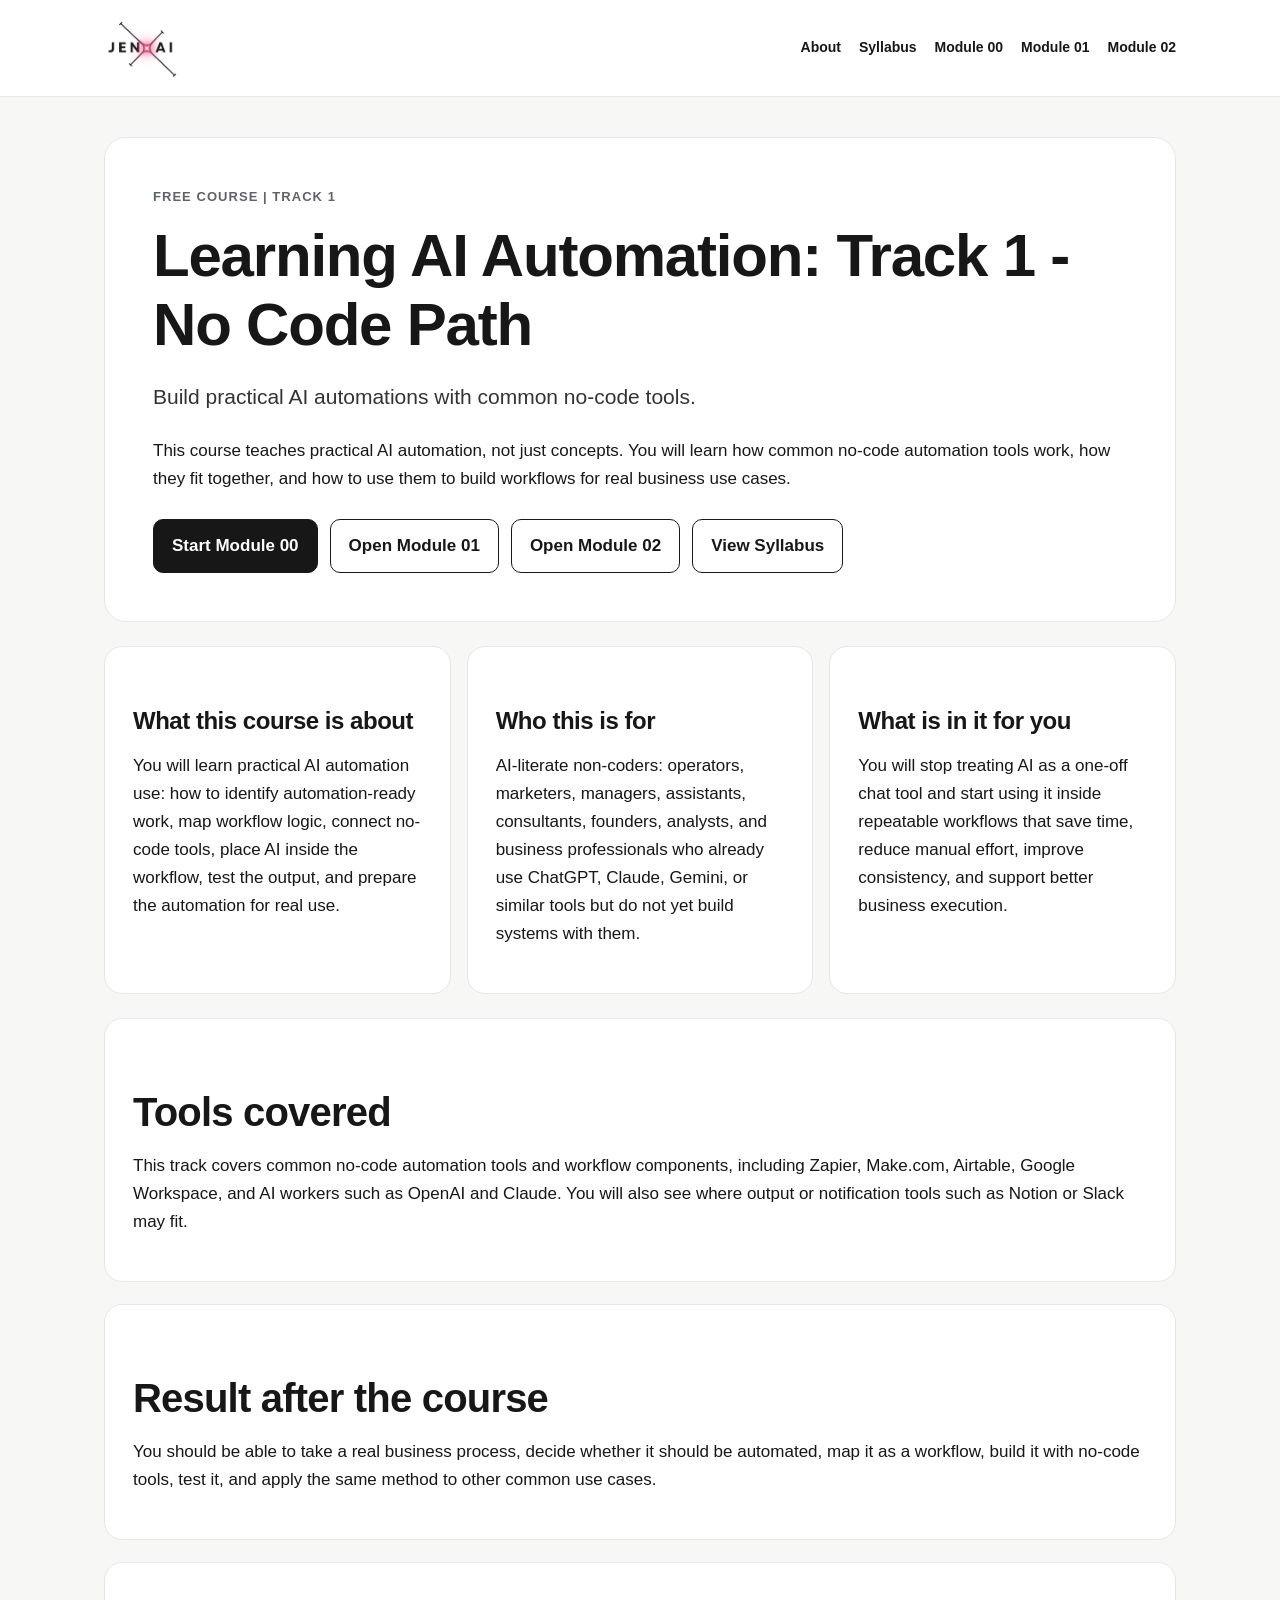
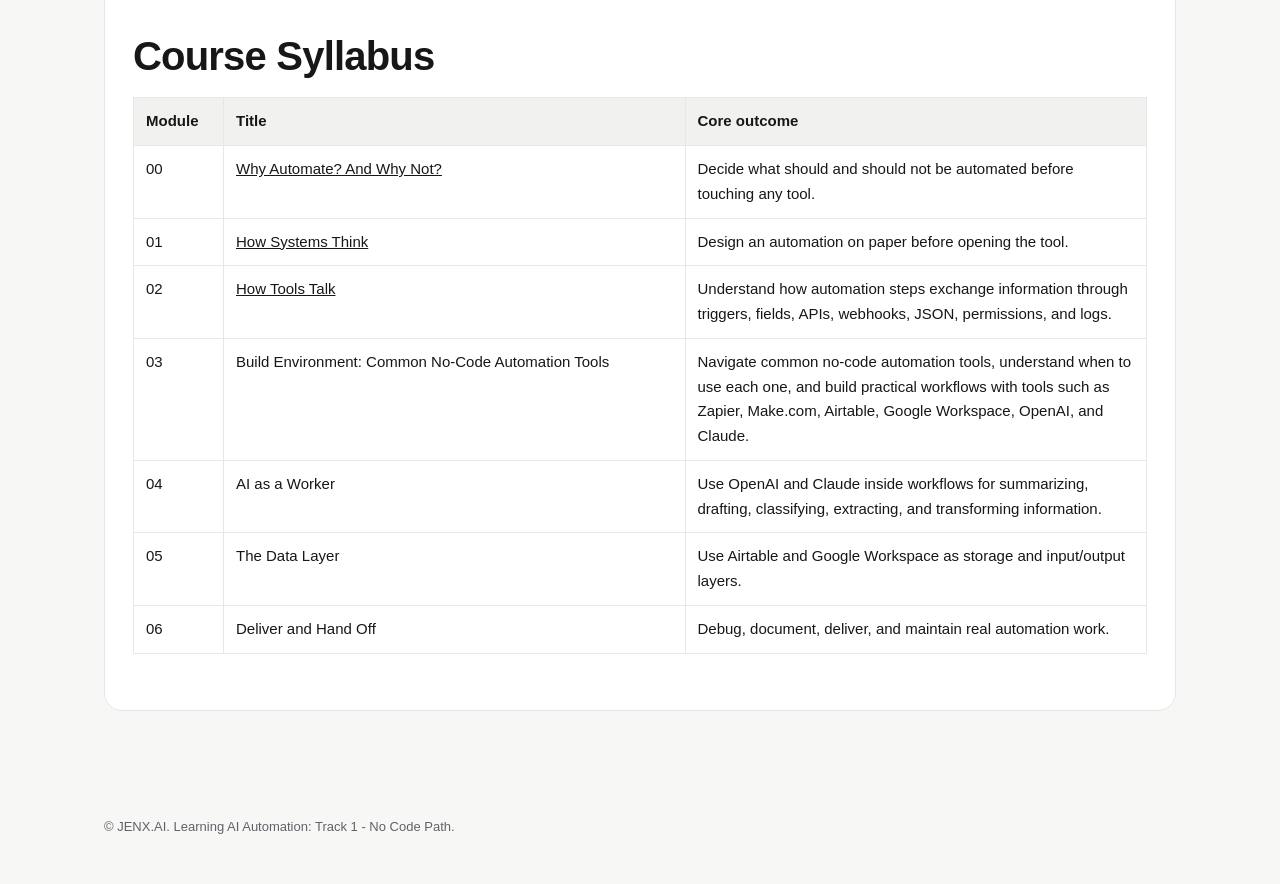
<file: index.html>
<!DOCTYPE html>
<html lang="en">
<head>
  <meta charset="UTF-8" />
  <meta name="viewport" content="width=device-width, initial-scale=1.0" />
  <title>Learning AI Automation: Track 1 - No Code Path</title>
  <meta name="description" content="A practical no-code AI automation course for AI-literate professionals." />
  <link rel="stylesheet" href="assets/style.css" />
</head>
<body>
<header>
  <div class="header-inner">
    <a href="index.html"><img class="logo" src="assets/jenx-logo.png" alt="JENX.AI logo" /></a>
    <nav class="nav">
      <a href="#about">About</a>
      <a href="#syllabus">Syllabus</a>
      <a href="module-00.html">Module 00</a>
      <a href="module-01.html">Module 01</a>
      <a href="module-02.html">Module 02</a>
    </nav>
  </div>
</header>

<main>
  <section class="hero" id="about">
    <div class="eyebrow">Free Course | Track 1</div>
    <h1>Learning AI Automation: Track 1 - No Code Path</h1>
    <p class="subtitle">Build practical AI automations with common no-code tools.</p>
    <p>This course teaches practical AI automation, not just concepts. You will learn how common no-code automation tools work, how they fit together, and how to use them to build workflows for real business use cases.</p>
    <div class="button-row">
      <a class="button primary" href="module-00.html">Start Module 00</a>
      <a class="button" href="module-01.html">Open Module 01</a>
      <a class="button" href="module-02.html">Open Module 02</a>
      <a class="button" href="#syllabus">View Syllabus</a>
    </div>
  </section>

  <section class="grid">
    <div class="card">
      <h3>What this course is about</h3>
      <p>You will learn practical AI automation use: how to identify automation-ready work, map workflow logic, connect no-code tools, place AI inside the workflow, test the output, and prepare the automation for real use.</p>
    </div>
    <div class="card">
      <h3>Who this is for</h3>
      <p>AI-literate non-coders: operators, marketers, managers, assistants, consultants, founders, analysts, and business professionals who already use ChatGPT, Claude, Gemini, or similar tools but do not yet build systems with them.</p>
    </div>
    <div class="card">
      <h3>What is in it for you</h3>
      <p>You will stop treating AI as a one-off chat tool and start using it inside repeatable workflows that save time, reduce manual effort, improve consistency, and support better business execution.</p>
    </div>
  </section>

  <section class="card">
    <h2>Tools covered</h2>
    <p>This track covers common no-code automation tools and workflow components, including Zapier, Make.com, Airtable, Google Workspace, and AI workers such as OpenAI and Claude. You will also see where output or notification tools such as Notion or Slack may fit.</p>
  </section>

  <section class="card">
    <h2>Result after the course</h2>
    <p>You should be able to take a real business process, decide whether it should be automated, map it as a workflow, build it with no-code tools, test it, and apply the same method to other common use cases.</p>
  </section>

  <section class="card" id="syllabus">
    <h2>Course Syllabus</h2>
    <table>
      <thead>
        <tr><th style="width: 90px;">Module</th><th>Title</th><th>Core outcome</th></tr>
      </thead>
      <tbody>
        <tr><td>00</td><td><a href="module-00.html">Why Automate? And Why Not?</a></td><td>Decide what should and should not be automated before touching any tool.</td></tr>
        <tr><td>01</td><td><a href="module-01.html">How Systems Think</a></td><td>Design an automation on paper before opening the tool.</td></tr>
        <tr><td>02</td><td><a href="module-02.html">How Tools Talk</a></td><td>Understand how automation steps exchange information through triggers, fields, APIs, webhooks, JSON, permissions, and logs.</td></tr>
        <tr><td>03</td><td>Build Environment: Common No-Code Automation Tools</td><td>Navigate common no-code automation tools, understand when to use each one, and build practical workflows with tools such as Zapier, Make.com, Airtable, Google Workspace, OpenAI, and Claude.</td></tr>
        <tr><td>04</td><td>AI as a Worker</td><td>Use OpenAI and Claude inside workflows for summarizing, drafting, classifying, extracting, and transforming information.</td></tr>
        <tr><td>05</td><td>The Data Layer</td><td>Use Airtable and Google Workspace as storage and input/output layers.</td></tr>
        <tr><td>06</td><td>Deliver and Hand Off</td><td>Debug, document, deliver, and maintain real automation work.</td></tr>
      </tbody>
    </table>
  </section>
</main>

<footer>
  <p>© JENX.AI. Learning AI Automation: Track 1 - No Code Path.</p>
</footer>
</body>
</html>
</file>
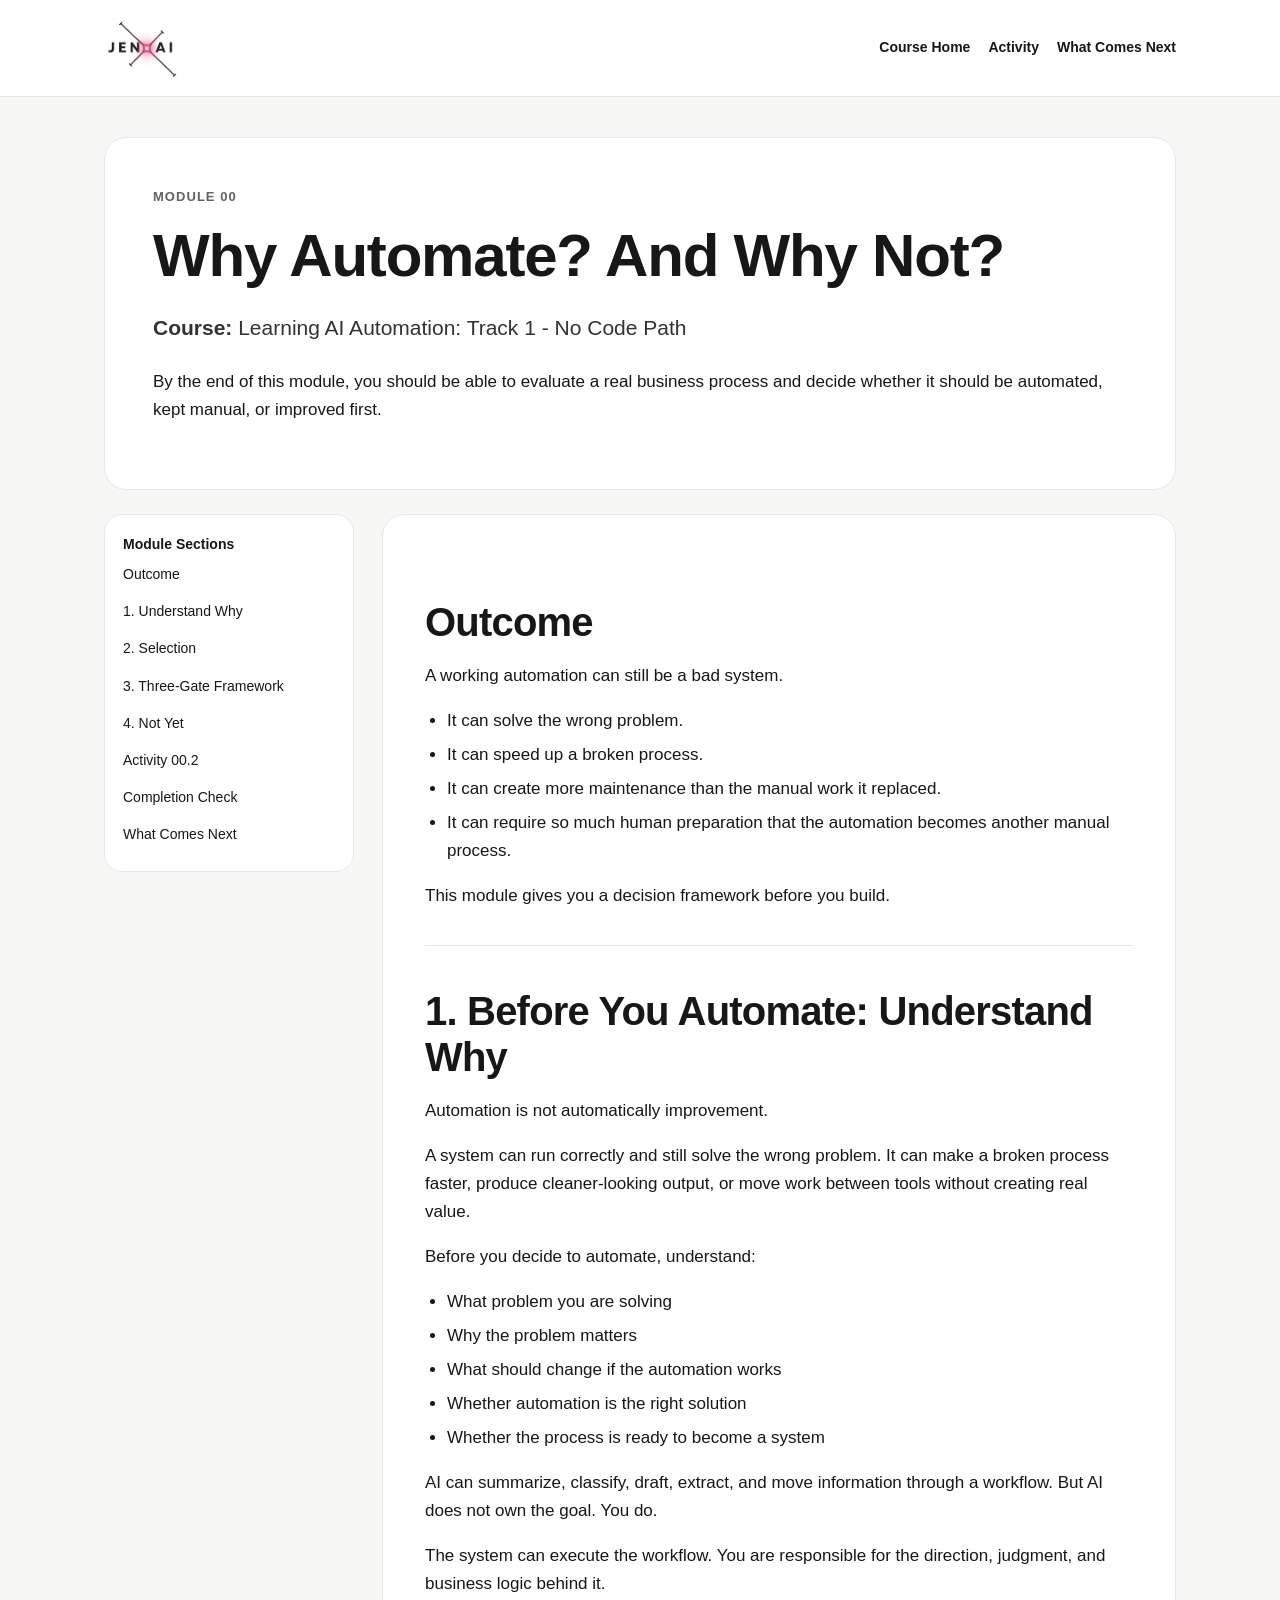
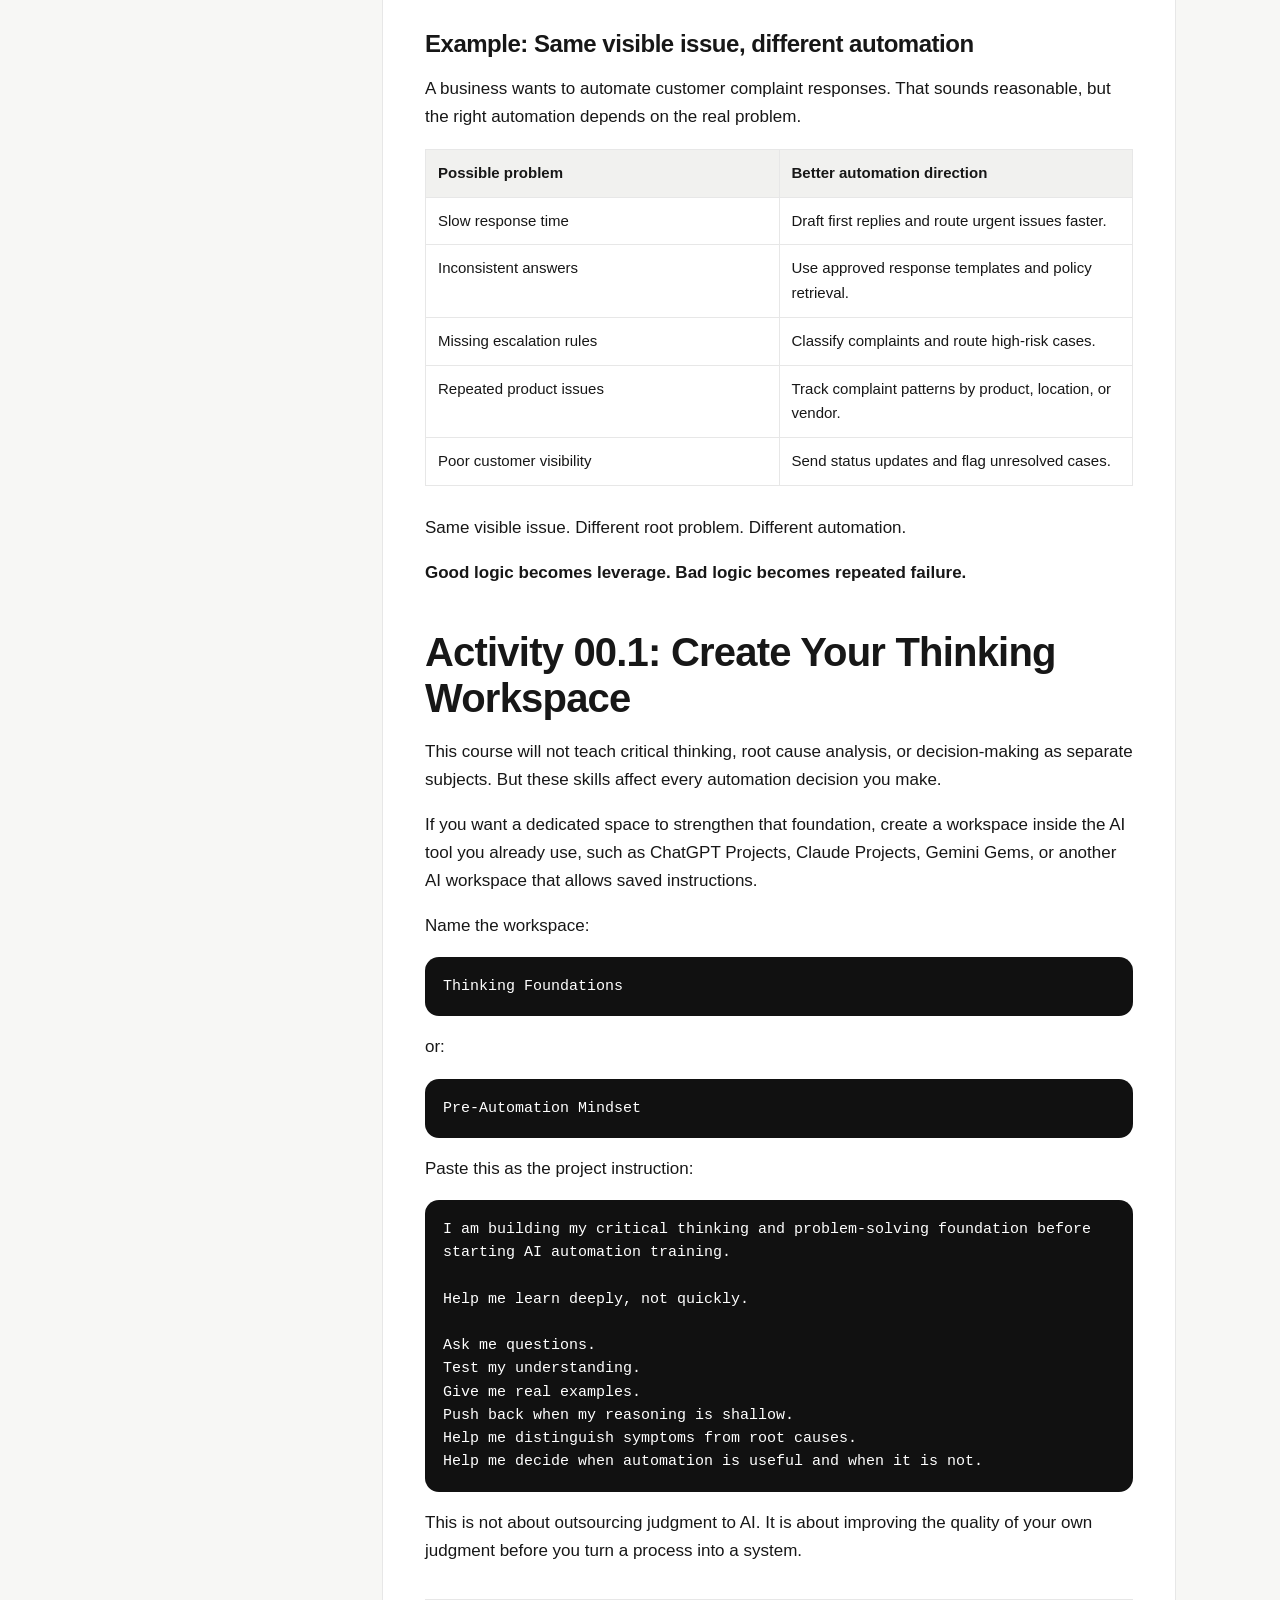
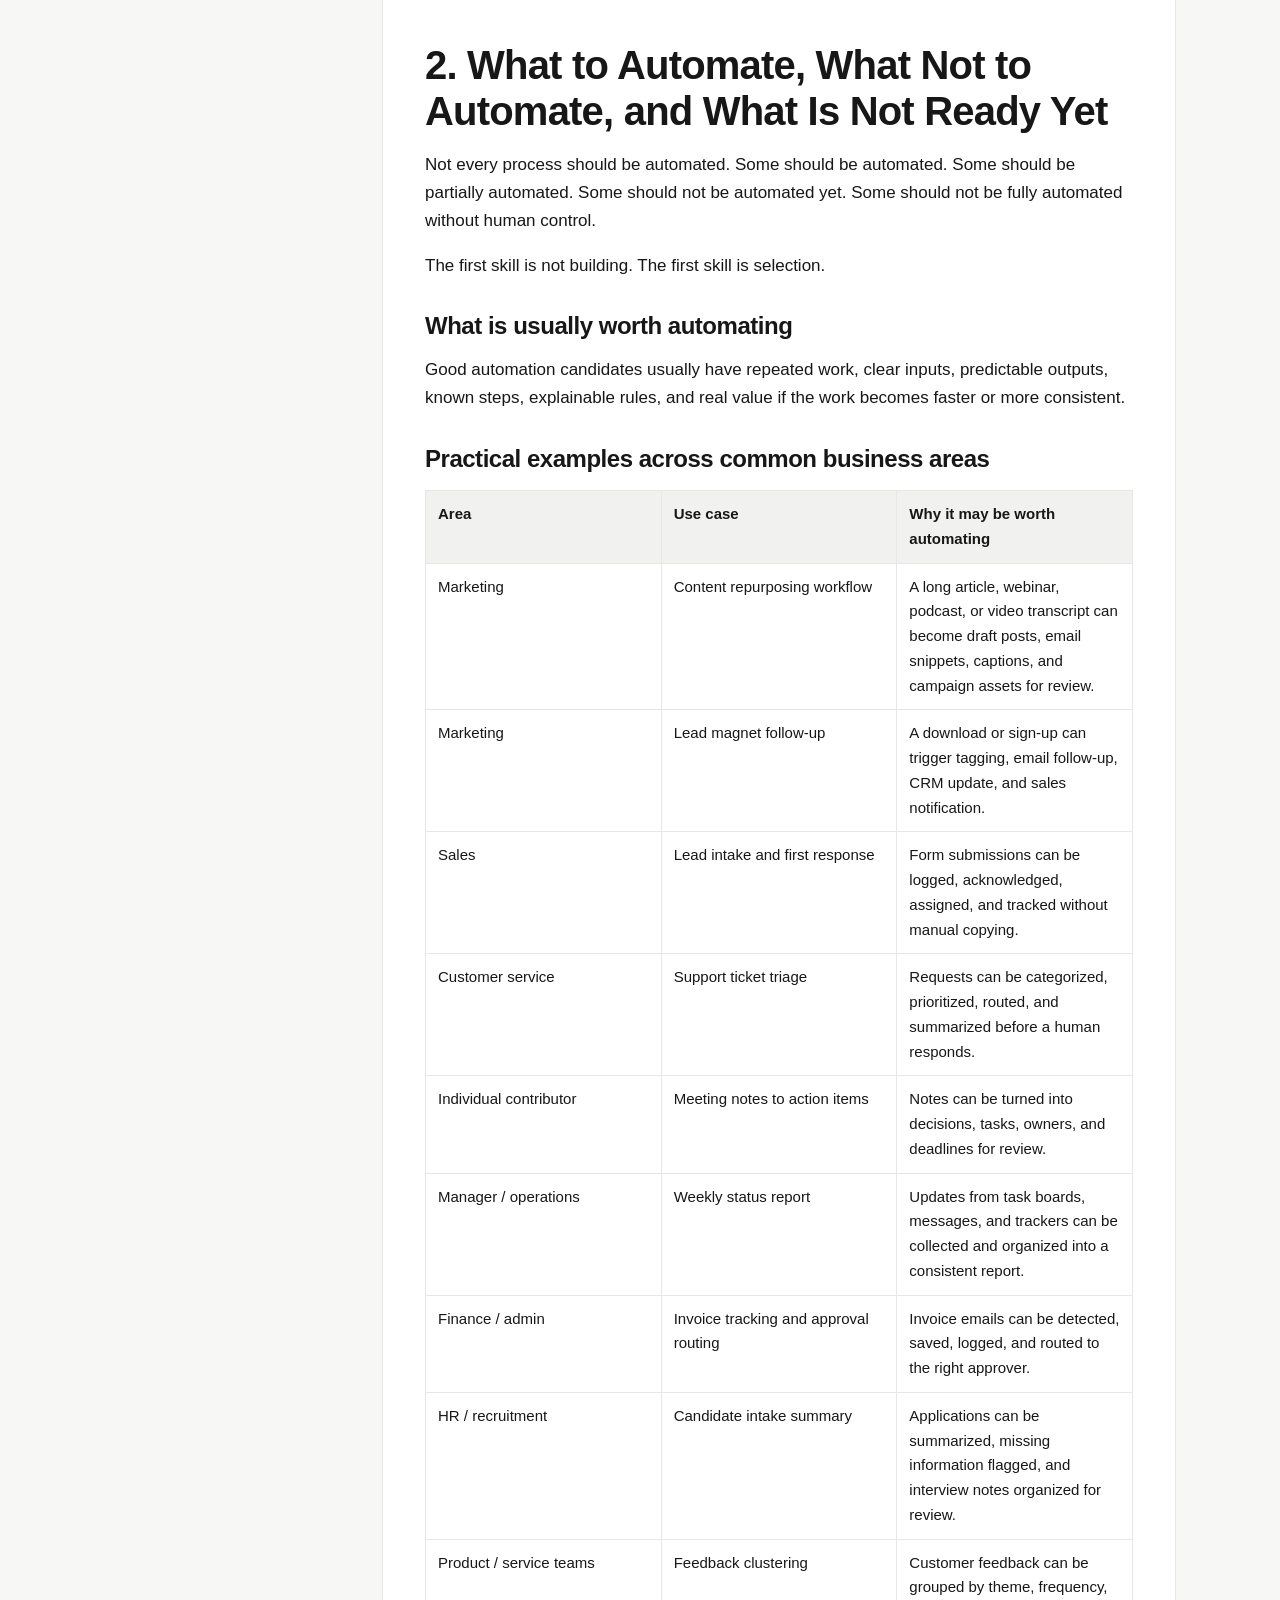
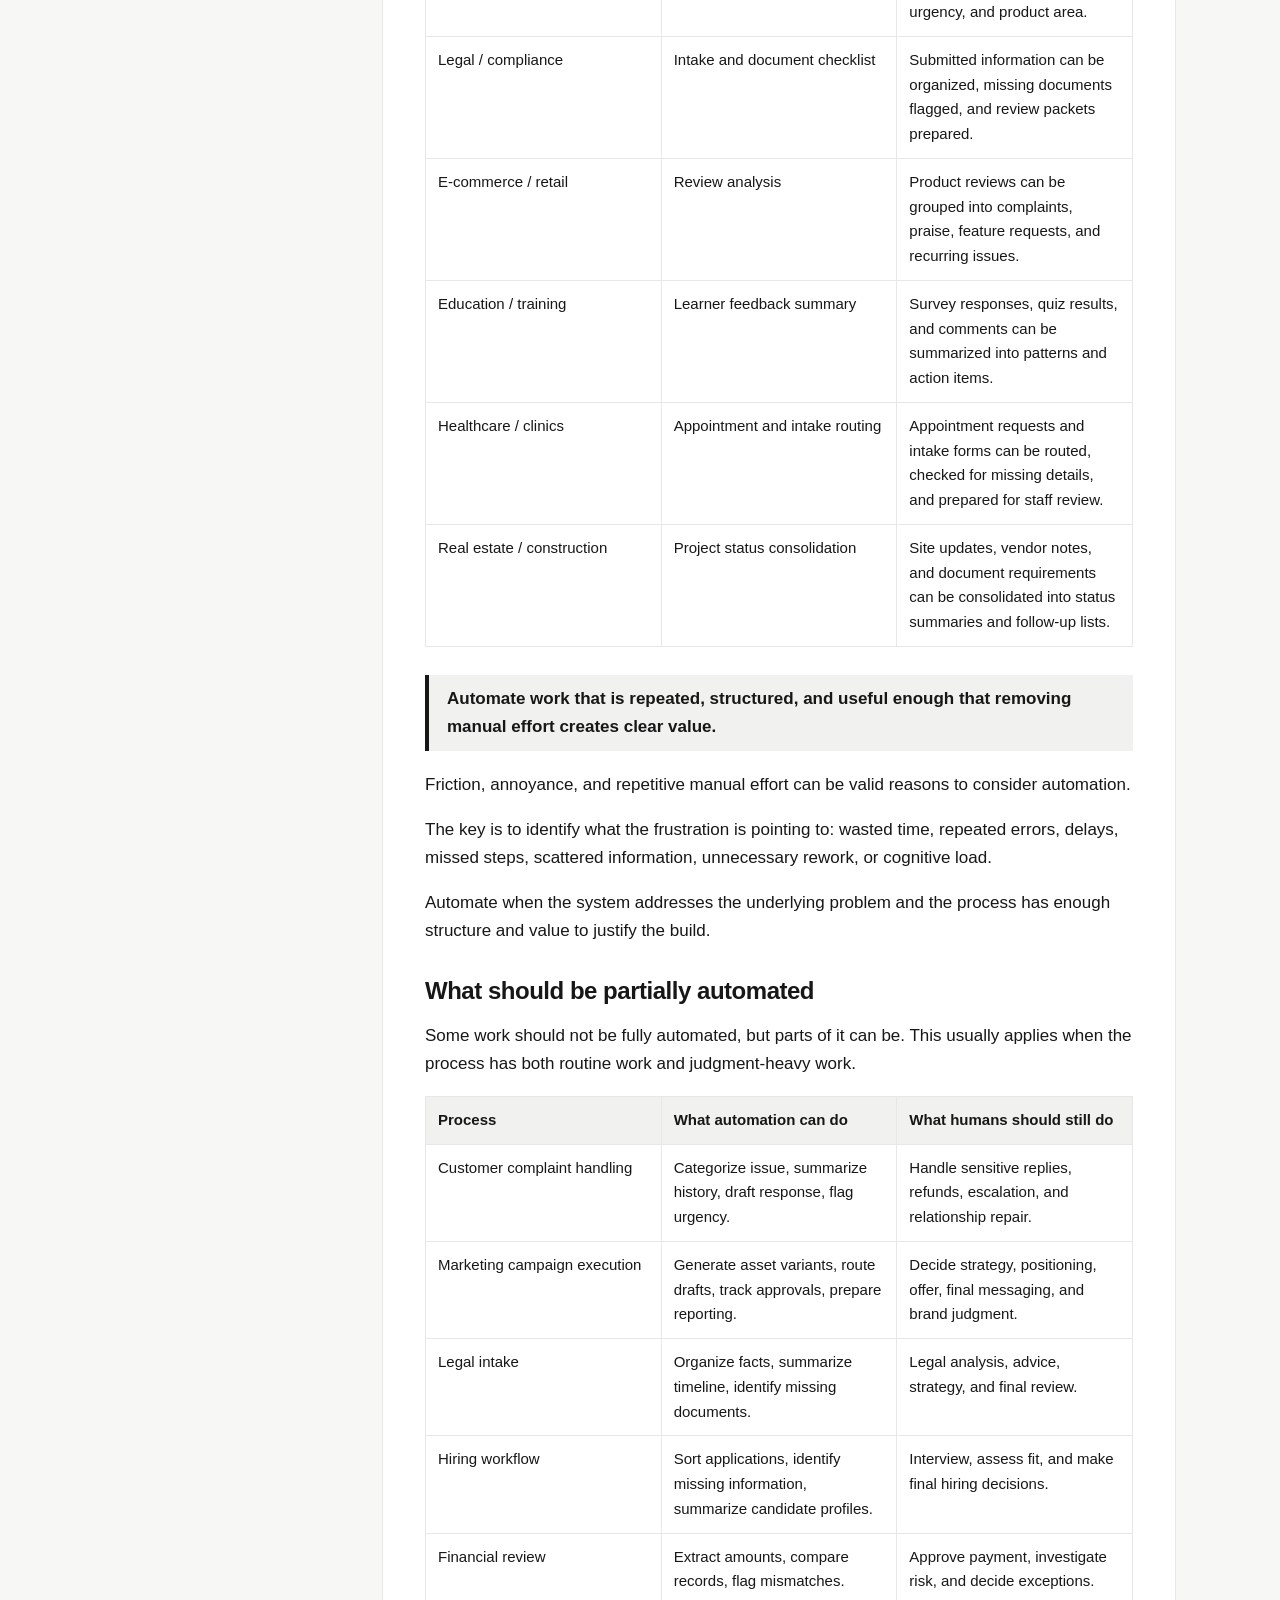
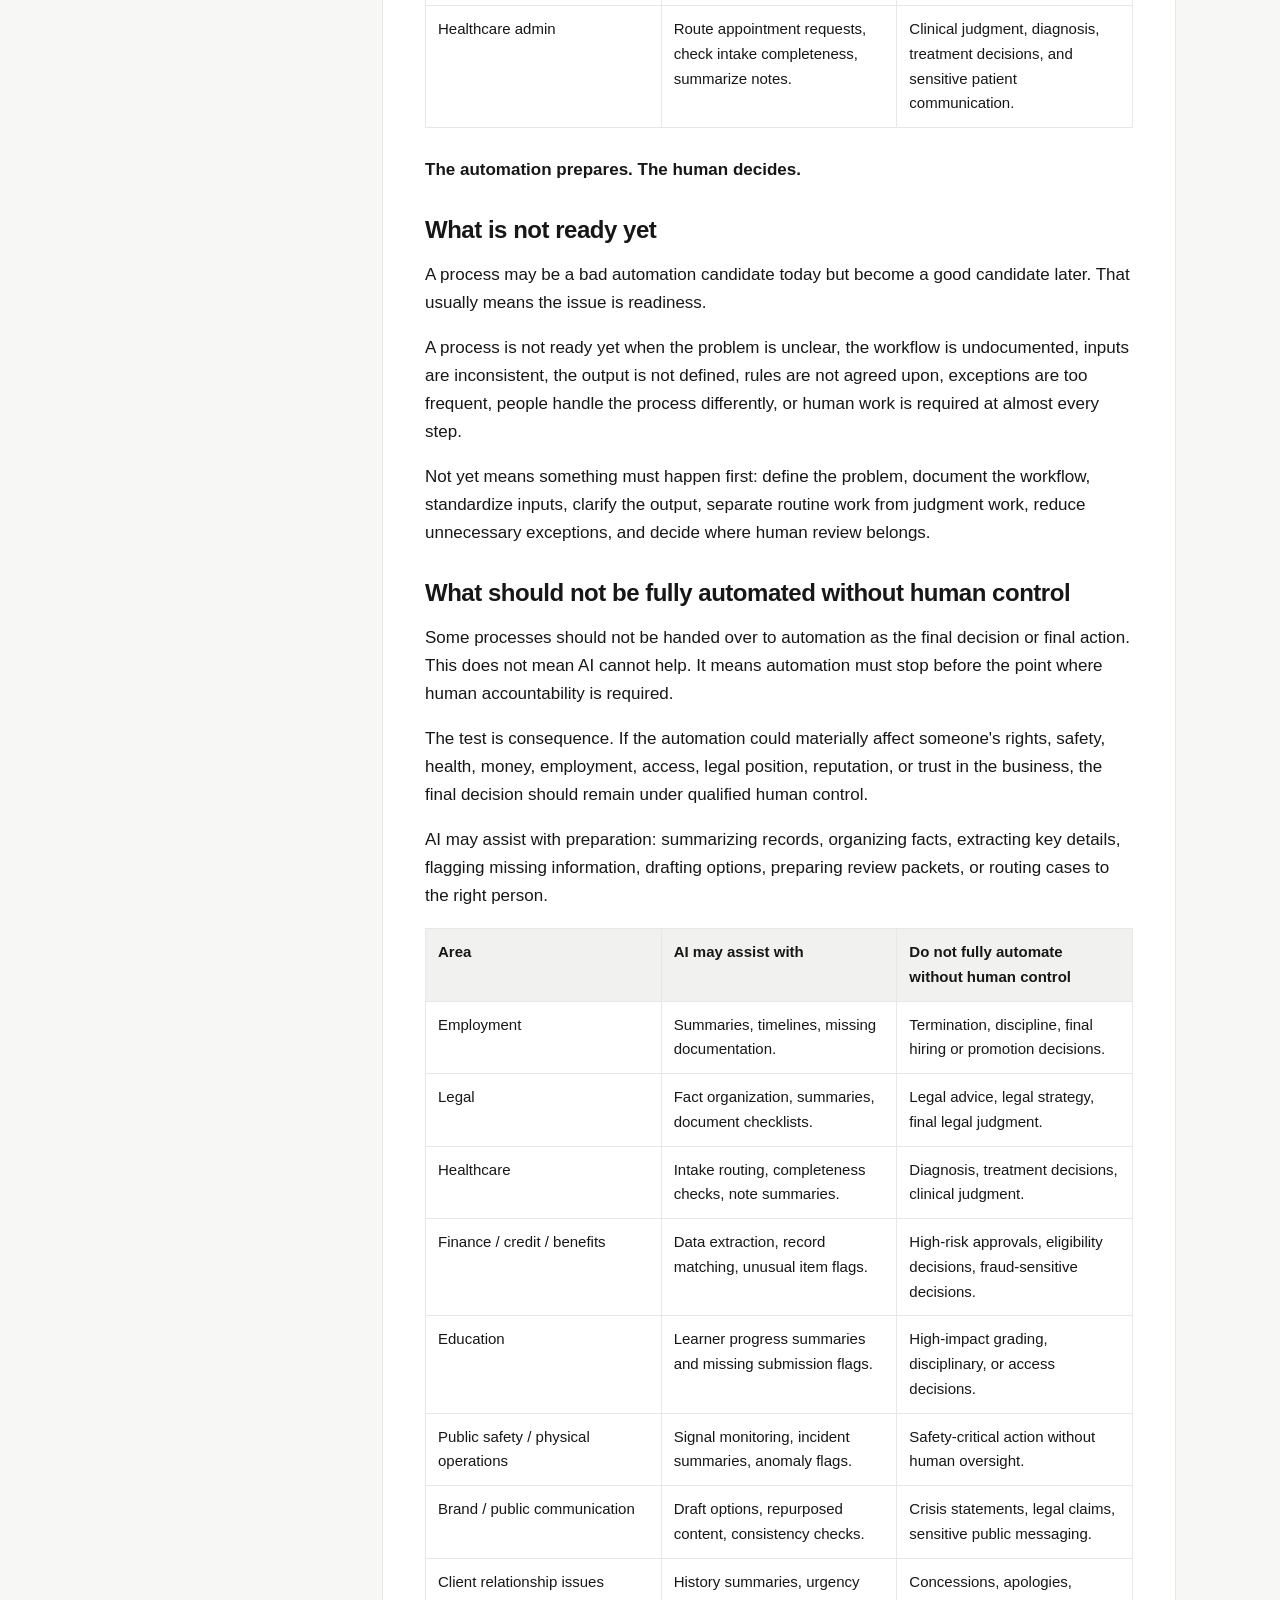
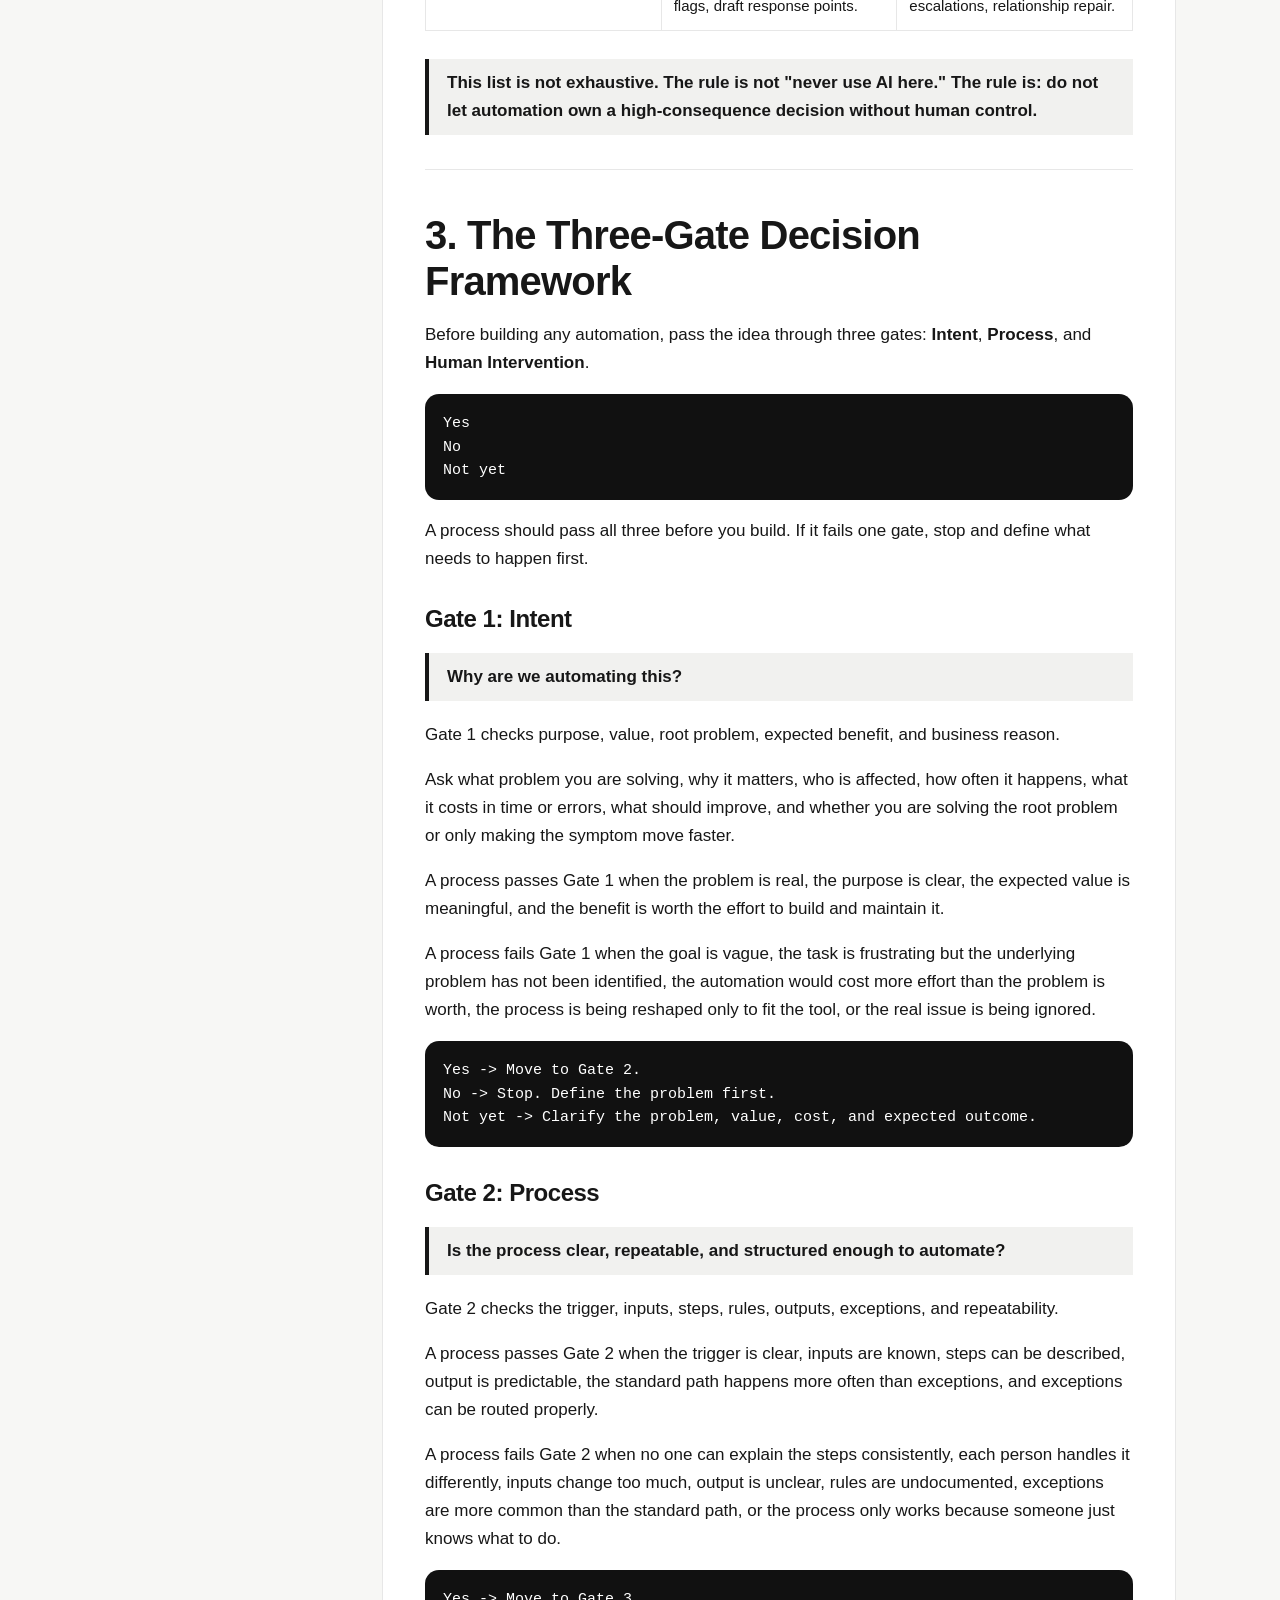
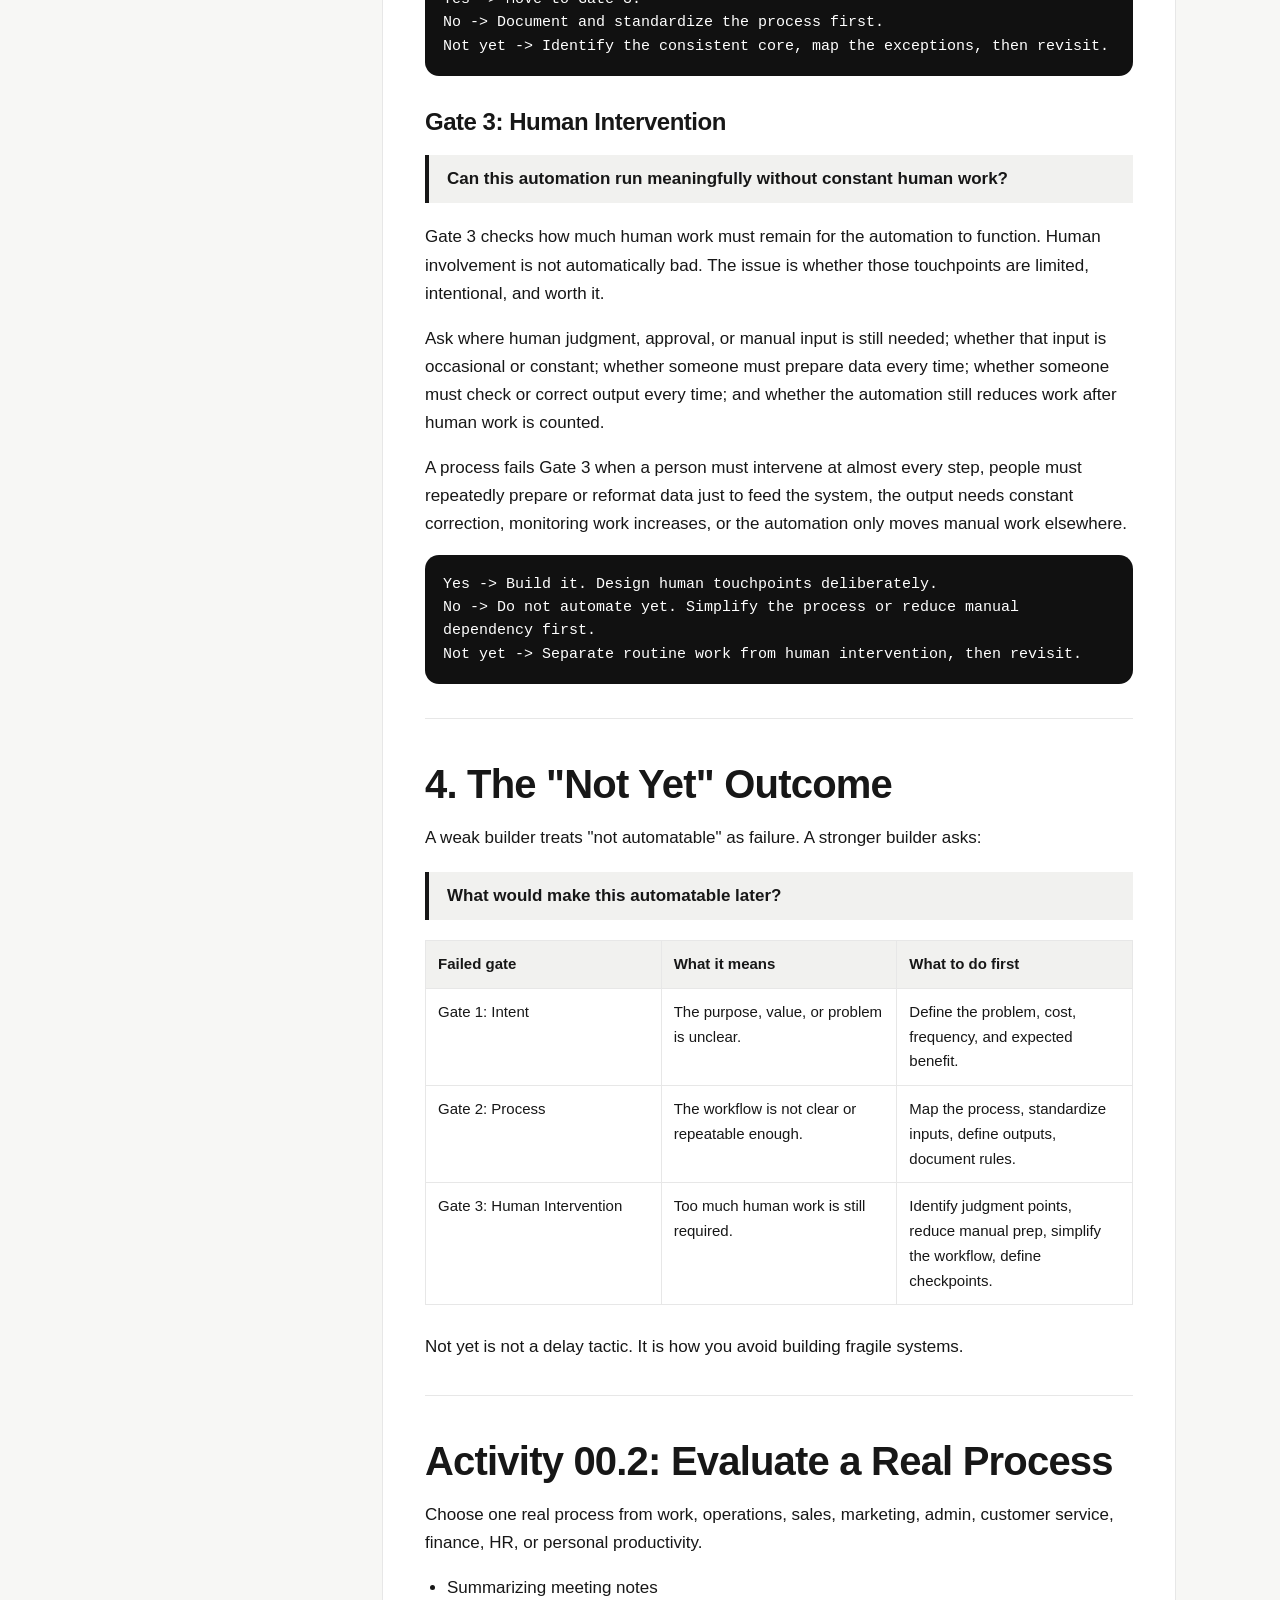
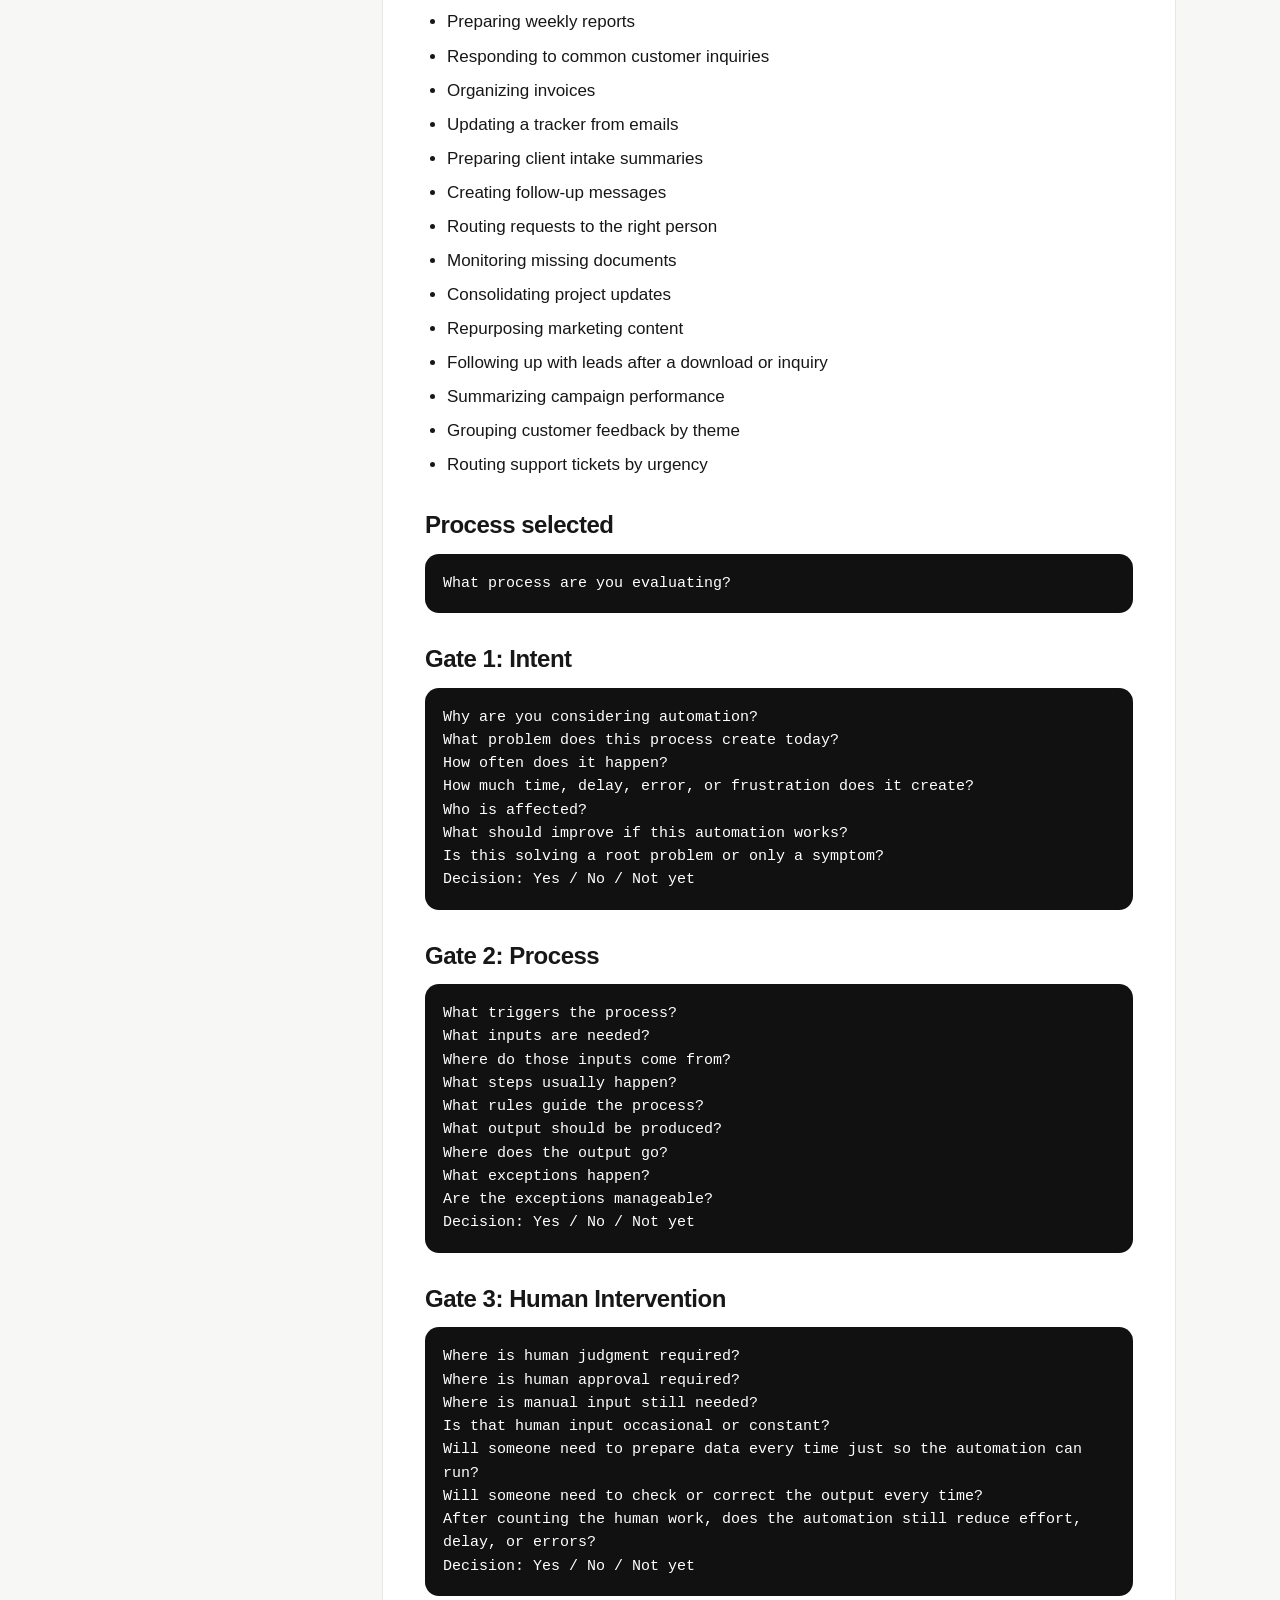
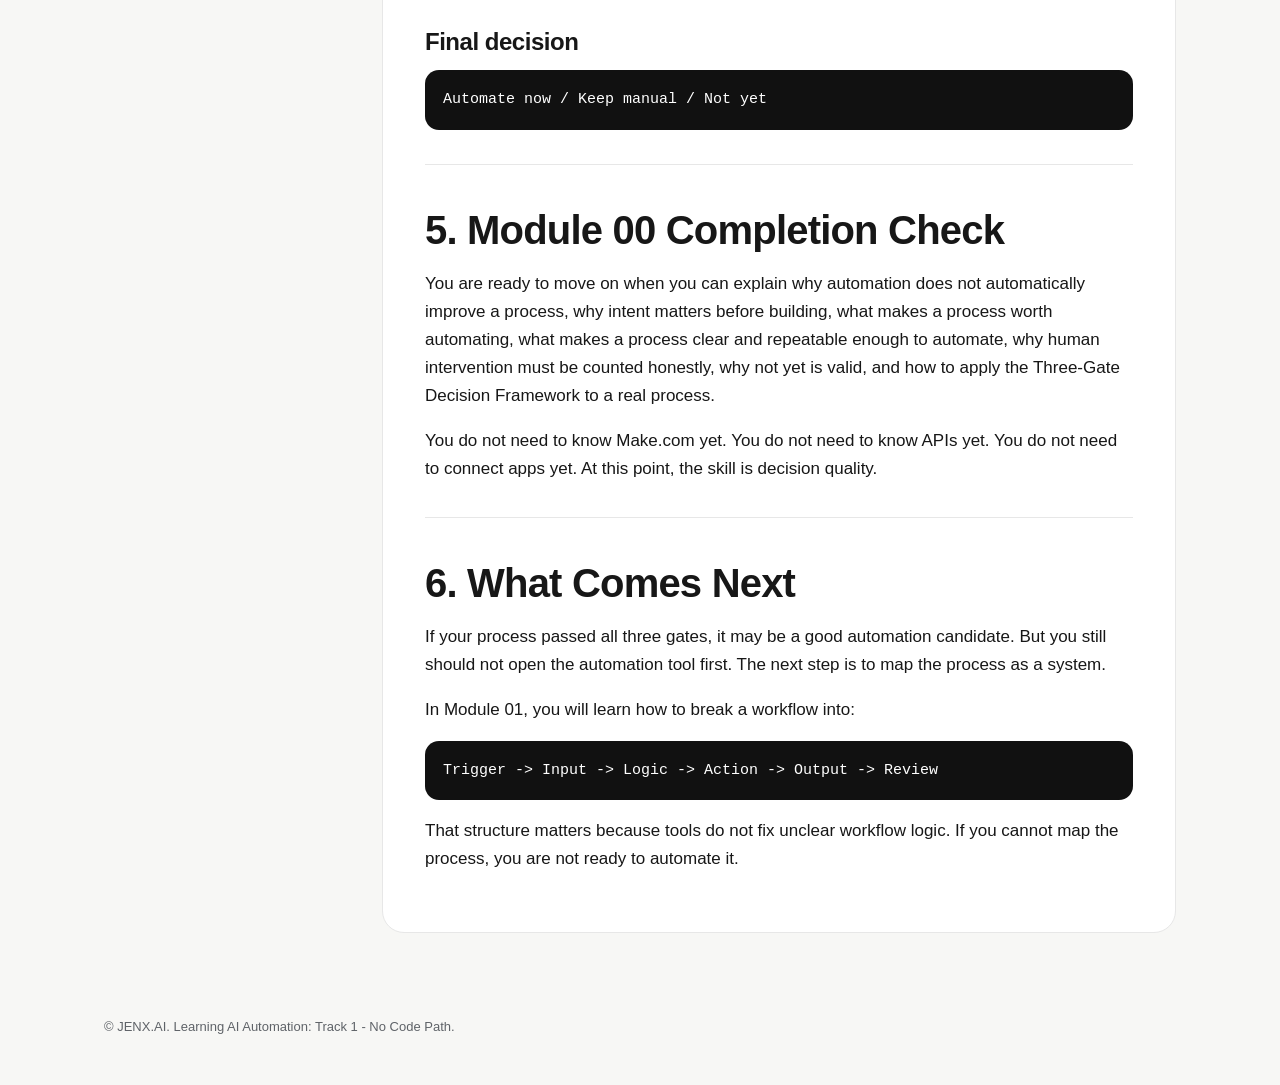
<file: module-00.html>
<!DOCTYPE html>
<html lang="en">
<head>
  <meta charset="UTF-8" />
  <meta name="viewport" content="width=device-width, initial-scale=1.0" />
  <title>Module 00 | Why Automate? And Why Not?</title>
  <meta name="description" content="Module 00: Why Automate? And Why Not? Learn how to decide what should be automated, kept manual, or improved first." />
  <link rel="stylesheet" href="assets/style.css" />
</head>
<body>
<header>
  <div class="header-inner">
    <a href="index.html"><img class="logo" src="assets/jenx-logo.png" alt="JENX.AI logo" /></a>
    <nav class="nav">
      <a href="index.html">Course Home</a>
      <a href="#activity">Activity</a>
      <a href="#next">What Comes Next</a>
    </nav>
  </div>
</header>

<main>
  <section class="hero">
    <div class="eyebrow">Module 00</div>
    <h1>Why Automate? And Why Not?</h1>
    <p class="subtitle"><strong>Course:</strong> Learning AI Automation: Track 1 - No Code Path</p>
    <p>By the end of this module, you should be able to evaluate a real business process and decide whether it should be automated, kept manual, or improved first.</p>
  </section>

  <div class="module-layout">
    <aside class="sidebar">
      <strong>Module Sections</strong>
      <a href="#outcome">Outcome</a>
      <a href="#understand-why">1. Understand Why</a>
      <a href="#selection">2. Selection</a>
      <a href="#three-gates">3. Three-Gate Framework</a>
      <a href="#not-yet">4. Not Yet</a>
      <a href="#activity">Activity 00.2</a>
      <a href="#completion">Completion Check</a>
      <a href="#next">What Comes Next</a>
    </aside>

    <article class="module-content">
      <section id="outcome">
        <h2>Outcome</h2>
        <p>A working automation can still be a bad system.</p>
        <ul>
          <li>It can solve the wrong problem.</li>
          <li>It can speed up a broken process.</li>
          <li>It can create more maintenance than the manual work it replaced.</li>
          <li>It can require so much human preparation that the automation becomes another manual process.</li>
        </ul>
        <p>This module gives you a decision framework before you build.</p>
      </section>

      <hr />

      <section id="understand-why">
        <h2>1. Before You Automate: Understand Why</h2>
        <p>Automation is not automatically improvement.</p>
        <p>A system can run correctly and still solve the wrong problem. It can make a broken process faster, produce cleaner-looking output, or move work between tools without creating real value.</p>
        <p>Before you decide to automate, understand:</p>
        <ul>
          <li>What problem you are solving</li>
          <li>Why the problem matters</li>
          <li>What should change if the automation works</li>
          <li>Whether automation is the right solution</li>
          <li>Whether the process is ready to become a system</li>
        </ul>
        <p>AI can summarize, classify, draft, extract, and move information through a workflow. But AI does not own the goal. You do.</p>
        <p>The system can execute the workflow. You are responsible for the direction, judgment, and business logic behind it.</p>

        <h3>Example: Same visible issue, different automation</h3>
        <p>A business wants to automate customer complaint responses. That sounds reasonable, but the right automation depends on the real problem.</p>
        <table>
          <thead><tr><th>Possible problem</th><th>Better automation direction</th></tr></thead>
          <tbody>
            <tr><td>Slow response time</td><td>Draft first replies and route urgent issues faster.</td></tr>
            <tr><td>Inconsistent answers</td><td>Use approved response templates and policy retrieval.</td></tr>
            <tr><td>Missing escalation rules</td><td>Classify complaints and route high-risk cases.</td></tr>
            <tr><td>Repeated product issues</td><td>Track complaint patterns by product, location, or vendor.</td></tr>
            <tr><td>Poor customer visibility</td><td>Send status updates and flag unresolved cases.</td></tr>
          </tbody>
        </table>
        <p>Same visible issue. Different root problem. Different automation.</p>
        <p><strong>Good logic becomes leverage. Bad logic becomes repeated failure.</strong></p>
      </section>

      <section id="thinking-workspace">
        <h2>Activity 00.1: Create Your Thinking Workspace</h2>
        <p>This course will not teach critical thinking, root cause analysis, or decision-making as separate subjects. But these skills affect every automation decision you make.</p>
        <p>If you want a dedicated space to strengthen that foundation, create a workspace inside the AI tool you already use, such as ChatGPT Projects, Claude Projects, Gemini Gems, or another AI workspace that allows saved instructions.</p>
        <p>Name the workspace:</p>
        <pre>Thinking Foundations</pre>
        <p>or:</p>
        <pre>Pre-Automation Mindset</pre>
        <p>Paste this as the project instruction:</p>
        <pre>I am building my critical thinking and problem-solving foundation before starting AI automation training.

Help me learn deeply, not quickly.

Ask me questions.
Test my understanding.
Give me real examples.
Push back when my reasoning is shallow.
Help me distinguish symptoms from root causes.
Help me decide when automation is useful and when it is not.</pre>
        <p>This is not about outsourcing judgment to AI. It is about improving the quality of your own judgment before you turn a process into a system.</p>
      </section>

      <hr />

      <section id="selection">
        <h2>2. What to Automate, What Not to Automate, and What Is Not Ready Yet</h2>
        <p>Not every process should be automated. Some should be automated. Some should be partially automated. Some should not be automated yet. Some should not be fully automated without human control.</p>
        <p>The first skill is not building. The first skill is selection.</p>

        <h3>What is usually worth automating</h3>
        <p>Good automation candidates usually have repeated work, clear inputs, predictable outputs, known steps, explainable rules, and real value if the work becomes faster or more consistent.</p>

        <h3>Practical examples across common business areas</h3>
        <table>
          <thead><tr><th>Area</th><th>Use case</th><th>Why it may be worth automating</th></tr></thead>
          <tbody>
            <tr><td>Marketing</td><td>Content repurposing workflow</td><td>A long article, webinar, podcast, or video transcript can become draft posts, email snippets, captions, and campaign assets for review.</td></tr>
            <tr><td>Marketing</td><td>Lead magnet follow-up</td><td>A download or sign-up can trigger tagging, email follow-up, CRM update, and sales notification.</td></tr>
            <tr><td>Sales</td><td>Lead intake and first response</td><td>Form submissions can be logged, acknowledged, assigned, and tracked without manual copying.</td></tr>
            <tr><td>Customer service</td><td>Support ticket triage</td><td>Requests can be categorized, prioritized, routed, and summarized before a human responds.</td></tr>
            <tr><td>Individual contributor</td><td>Meeting notes to action items</td><td>Notes can be turned into decisions, tasks, owners, and deadlines for review.</td></tr>
            <tr><td>Manager / operations</td><td>Weekly status report</td><td>Updates from task boards, messages, and trackers can be collected and organized into a consistent report.</td></tr>
            <tr><td>Finance / admin</td><td>Invoice tracking and approval routing</td><td>Invoice emails can be detected, saved, logged, and routed to the right approver.</td></tr>
            <tr><td>HR / recruitment</td><td>Candidate intake summary</td><td>Applications can be summarized, missing information flagged, and interview notes organized for review.</td></tr>
            <tr><td>Product / service teams</td><td>Feedback clustering</td><td>Customer feedback can be grouped by theme, frequency, urgency, and product area.</td></tr>
            <tr><td>Legal / compliance</td><td>Intake and document checklist</td><td>Submitted information can be organized, missing documents flagged, and review packets prepared.</td></tr>
            <tr><td>E-commerce / retail</td><td>Review analysis</td><td>Product reviews can be grouped into complaints, praise, feature requests, and recurring issues.</td></tr>
            <tr><td>Education / training</td><td>Learner feedback summary</td><td>Survey responses, quiz results, and comments can be summarized into patterns and action items.</td></tr>
            <tr><td>Healthcare / clinics</td><td>Appointment and intake routing</td><td>Appointment requests and intake forms can be routed, checked for missing details, and prepared for staff review.</td></tr>
            <tr><td>Real estate / construction</td><td>Project status consolidation</td><td>Site updates, vendor notes, and document requirements can be consolidated into status summaries and follow-up lists.</td></tr>
          </tbody>
        </table>
        <blockquote>Automate work that is repeated, structured, and useful enough that removing manual effort creates clear value.</blockquote>
        <p>Friction, annoyance, and repetitive manual effort can be valid reasons to consider automation.</p>
        <p>The key is to identify what the frustration is pointing to: wasted time, repeated errors, delays, missed steps, scattered information, unnecessary rework, or cognitive load.</p>
        <p>Automate when the system addresses the underlying problem and the process has enough structure and value to justify the build.</p>

        <h3>What should be partially automated</h3>
        <p>Some work should not be fully automated, but parts of it can be. This usually applies when the process has both routine work and judgment-heavy work.</p>
        <table>
          <thead><tr><th>Process</th><th>What automation can do</th><th>What humans should still do</th></tr></thead>
          <tbody>
            <tr><td>Customer complaint handling</td><td>Categorize issue, summarize history, draft response, flag urgency.</td><td>Handle sensitive replies, refunds, escalation, and relationship repair.</td></tr>
            <tr><td>Marketing campaign execution</td><td>Generate asset variants, route drafts, track approvals, prepare reporting.</td><td>Decide strategy, positioning, offer, final messaging, and brand judgment.</td></tr>
            <tr><td>Legal intake</td><td>Organize facts, summarize timeline, identify missing documents.</td><td>Legal analysis, advice, strategy, and final review.</td></tr>
            <tr><td>Hiring workflow</td><td>Sort applications, identify missing information, summarize candidate profiles.</td><td>Interview, assess fit, and make final hiring decisions.</td></tr>
            <tr><td>Financial review</td><td>Extract amounts, compare records, flag mismatches.</td><td>Approve payment, investigate risk, and decide exceptions.</td></tr>
            <tr><td>Healthcare admin</td><td>Route appointment requests, check intake completeness, summarize notes.</td><td>Clinical judgment, diagnosis, treatment decisions, and sensitive patient communication.</td></tr>
          </tbody>
        </table>
        <p><strong>The automation prepares. The human decides.</strong></p>

        <h3>What is not ready yet</h3>
        <p>A process may be a bad automation candidate today but become a good candidate later. That usually means the issue is readiness.</p>
        <p>A process is not ready yet when the problem is unclear, the workflow is undocumented, inputs are inconsistent, the output is not defined, rules are not agreed upon, exceptions are too frequent, people handle the process differently, or human work is required at almost every step.</p>
        <p>Not yet means something must happen first: define the problem, document the workflow, standardize inputs, clarify the output, separate routine work from judgment work, reduce unnecessary exceptions, and decide where human review belongs.</p>

        <h3>What should not be fully automated without human control</h3>
        <p>Some processes should not be handed over to automation as the final decision or final action. This does not mean AI cannot help. It means automation must stop before the point where human accountability is required.</p>
        <p>The test is consequence. If the automation could materially affect someone's rights, safety, health, money, employment, access, legal position, reputation, or trust in the business, the final decision should remain under qualified human control.</p>
        <p>AI may assist with preparation: summarizing records, organizing facts, extracting key details, flagging missing information, drafting options, preparing review packets, or routing cases to the right person.</p>
        <table>
          <thead><tr><th>Area</th><th>AI may assist with</th><th>Do not fully automate without human control</th></tr></thead>
          <tbody>
            <tr><td>Employment</td><td>Summaries, timelines, missing documentation.</td><td>Termination, discipline, final hiring or promotion decisions.</td></tr>
            <tr><td>Legal</td><td>Fact organization, summaries, document checklists.</td><td>Legal advice, legal strategy, final legal judgment.</td></tr>
            <tr><td>Healthcare</td><td>Intake routing, completeness checks, note summaries.</td><td>Diagnosis, treatment decisions, clinical judgment.</td></tr>
            <tr><td>Finance / credit / benefits</td><td>Data extraction, record matching, unusual item flags.</td><td>High-risk approvals, eligibility decisions, fraud-sensitive decisions.</td></tr>
            <tr><td>Education</td><td>Learner progress summaries and missing submission flags.</td><td>High-impact grading, disciplinary, or access decisions.</td></tr>
            <tr><td>Public safety / physical operations</td><td>Signal monitoring, incident summaries, anomaly flags.</td><td>Safety-critical action without human oversight.</td></tr>
            <tr><td>Brand / public communication</td><td>Draft options, repurposed content, consistency checks.</td><td>Crisis statements, legal claims, sensitive public messaging.</td></tr>
            <tr><td>Client relationship issues</td><td>History summaries, urgency flags, draft response points.</td><td>Concessions, apologies, escalations, relationship repair.</td></tr>
          </tbody>
        </table>
        <blockquote>This list is not exhaustive. The rule is not "never use AI here." The rule is: do not let automation own a high-consequence decision without human control.</blockquote>
      </section>

      <hr />

      <section id="three-gates">
        <h2>3. The Three-Gate Decision Framework</h2>
        <p>Before building any automation, pass the idea through three gates: <strong>Intent</strong>, <strong>Process</strong>, and <strong>Human Intervention</strong>.</p>
        <pre>Yes
No
Not yet</pre>
        <p>A process should pass all three before you build. If it fails one gate, stop and define what needs to happen first.</p>

        <h3>Gate 1: Intent</h3>
        <blockquote>Why are we automating this?</blockquote>
        <p>Gate 1 checks purpose, value, root problem, expected benefit, and business reason.</p>
        <p>Ask what problem you are solving, why it matters, who is affected, how often it happens, what it costs in time or errors, what should improve, and whether you are solving the root problem or only making the symptom move faster.</p>
        <p>A process passes Gate 1 when the problem is real, the purpose is clear, the expected value is meaningful, and the benefit is worth the effort to build and maintain it.</p>
        <p>A process fails Gate 1 when the goal is vague, the task is frustrating but the underlying problem has not been identified, the automation would cost more effort than the problem is worth, the process is being reshaped only to fit the tool, or the real issue is being ignored.</p>
        <pre>Yes -> Move to Gate 2.
No -> Stop. Define the problem first.
Not yet -> Clarify the problem, value, cost, and expected outcome.</pre>

        <h3>Gate 2: Process</h3>
        <blockquote>Is the process clear, repeatable, and structured enough to automate?</blockquote>
        <p>Gate 2 checks the trigger, inputs, steps, rules, outputs, exceptions, and repeatability.</p>
        <p>A process passes Gate 2 when the trigger is clear, inputs are known, steps can be described, output is predictable, the standard path happens more often than exceptions, and exceptions can be routed properly.</p>
        <p>A process fails Gate 2 when no one can explain the steps consistently, each person handles it differently, inputs change too much, output is unclear, rules are undocumented, exceptions are more common than the standard path, or the process only works because someone just knows what to do.</p>
        <pre>Yes -> Move to Gate 3.
No -> Document and standardize the process first.
Not yet -> Identify the consistent core, map the exceptions, then revisit.</pre>

        <h3>Gate 3: Human Intervention</h3>
        <blockquote>Can this automation run meaningfully without constant human work?</blockquote>
        <p>Gate 3 checks how much human work must remain for the automation to function. Human involvement is not automatically bad. The issue is whether those touchpoints are limited, intentional, and worth it.</p>
        <p>Ask where human judgment, approval, or manual input is still needed; whether that input is occasional or constant; whether someone must prepare data every time; whether someone must check or correct output every time; and whether the automation still reduces work after human work is counted.</p>
        <p>A process fails Gate 3 when a person must intervene at almost every step, people must repeatedly prepare or reformat data just to feed the system, the output needs constant correction, monitoring work increases, or the automation only moves manual work elsewhere.</p>
        <pre>Yes -> Build it. Design human touchpoints deliberately.
No -> Do not automate yet. Simplify the process or reduce manual dependency first.
Not yet -> Separate routine work from human intervention, then revisit.</pre>
      </section>

      <hr />

      <section id="not-yet">
        <h2>4. The "Not Yet" Outcome</h2>
        <p>A weak builder treats "not automatable" as failure. A stronger builder asks:</p>
        <blockquote>What would make this automatable later?</blockquote>
        <table>
          <thead><tr><th>Failed gate</th><th>What it means</th><th>What to do first</th></tr></thead>
          <tbody>
            <tr><td>Gate 1: Intent</td><td>The purpose, value, or problem is unclear.</td><td>Define the problem, cost, frequency, and expected benefit.</td></tr>
            <tr><td>Gate 2: Process</td><td>The workflow is not clear or repeatable enough.</td><td>Map the process, standardize inputs, define outputs, document rules.</td></tr>
            <tr><td>Gate 3: Human Intervention</td><td>Too much human work is still required.</td><td>Identify judgment points, reduce manual prep, simplify the workflow, define checkpoints.</td></tr>
          </tbody>
        </table>
        <p>Not yet is not a delay tactic. It is how you avoid building fragile systems.</p>
      </section>

      <hr />

      <section id="activity">
        <h2>Activity 00.2: Evaluate a Real Process</h2>
        <p>Choose one real process from work, operations, sales, marketing, admin, customer service, finance, HR, or personal productivity.</p>
        <ul>
          <li>Summarizing meeting notes</li><li>Preparing weekly reports</li><li>Responding to common customer inquiries</li><li>Organizing invoices</li><li>Updating a tracker from emails</li><li>Preparing client intake summaries</li><li>Creating follow-up messages</li><li>Routing requests to the right person</li><li>Monitoring missing documents</li><li>Consolidating project updates</li><li>Repurposing marketing content</li><li>Following up with leads after a download or inquiry</li><li>Summarizing campaign performance</li><li>Grouping customer feedback by theme</li><li>Routing support tickets by urgency</li>
        </ul>
        <h3>Process selected</h3>
        <pre>What process are you evaluating?</pre>
        <h3>Gate 1: Intent</h3>
        <pre>Why are you considering automation?
What problem does this process create today?
How often does it happen?
How much time, delay, error, or frustration does it create?
Who is affected?
What should improve if this automation works?
Is this solving a root problem or only a symptom?
Decision: Yes / No / Not yet</pre>
        <h3>Gate 2: Process</h3>
        <pre>What triggers the process?
What inputs are needed?
Where do those inputs come from?
What steps usually happen?
What rules guide the process?
What output should be produced?
Where does the output go?
What exceptions happen?
Are the exceptions manageable?
Decision: Yes / No / Not yet</pre>
        <h3>Gate 3: Human Intervention</h3>
        <pre>Where is human judgment required?
Where is human approval required?
Where is manual input still needed?
Is that human input occasional or constant?
Will someone need to prepare data every time just so the automation can run?
Will someone need to check or correct the output every time?
After counting the human work, does the automation still reduce effort, delay, or errors?
Decision: Yes / No / Not yet</pre>
        <h3>Final decision</h3>
        <pre>Automate now / Keep manual / Not yet</pre>
      </section>

      <hr />

      <section id="completion">
        <h2>5. Module 00 Completion Check</h2>
        <p>You are ready to move on when you can explain why automation does not automatically improve a process, why intent matters before building, what makes a process worth automating, what makes a process clear and repeatable enough to automate, why human intervention must be counted honestly, why not yet is valid, and how to apply the Three-Gate Decision Framework to a real process.</p>
        <p>You do not need to know Make.com yet. You do not need to know APIs yet. You do not need to connect apps yet. At this point, the skill is decision quality.</p>
      </section>

      <hr />

      <section id="next">
        <h2>6. What Comes Next</h2>
        <p>If your process passed all three gates, it may be a good automation candidate. But you still should not open the automation tool first. The next step is to map the process as a system.</p>
        <p>In Module 01, you will learn how to break a workflow into:</p>
        <pre>Trigger -> Input -> Logic -> Action -> Output -> Review</pre>
        <p>That structure matters because tools do not fix unclear workflow logic. If you cannot map the process, you are not ready to automate it.</p>
      </section>
    </article>
  </div>
</main>

<footer>
  <p>© JENX.AI. Learning AI Automation: Track 1 - No Code Path.</p>
</footer>
</body>
</html>
</file>
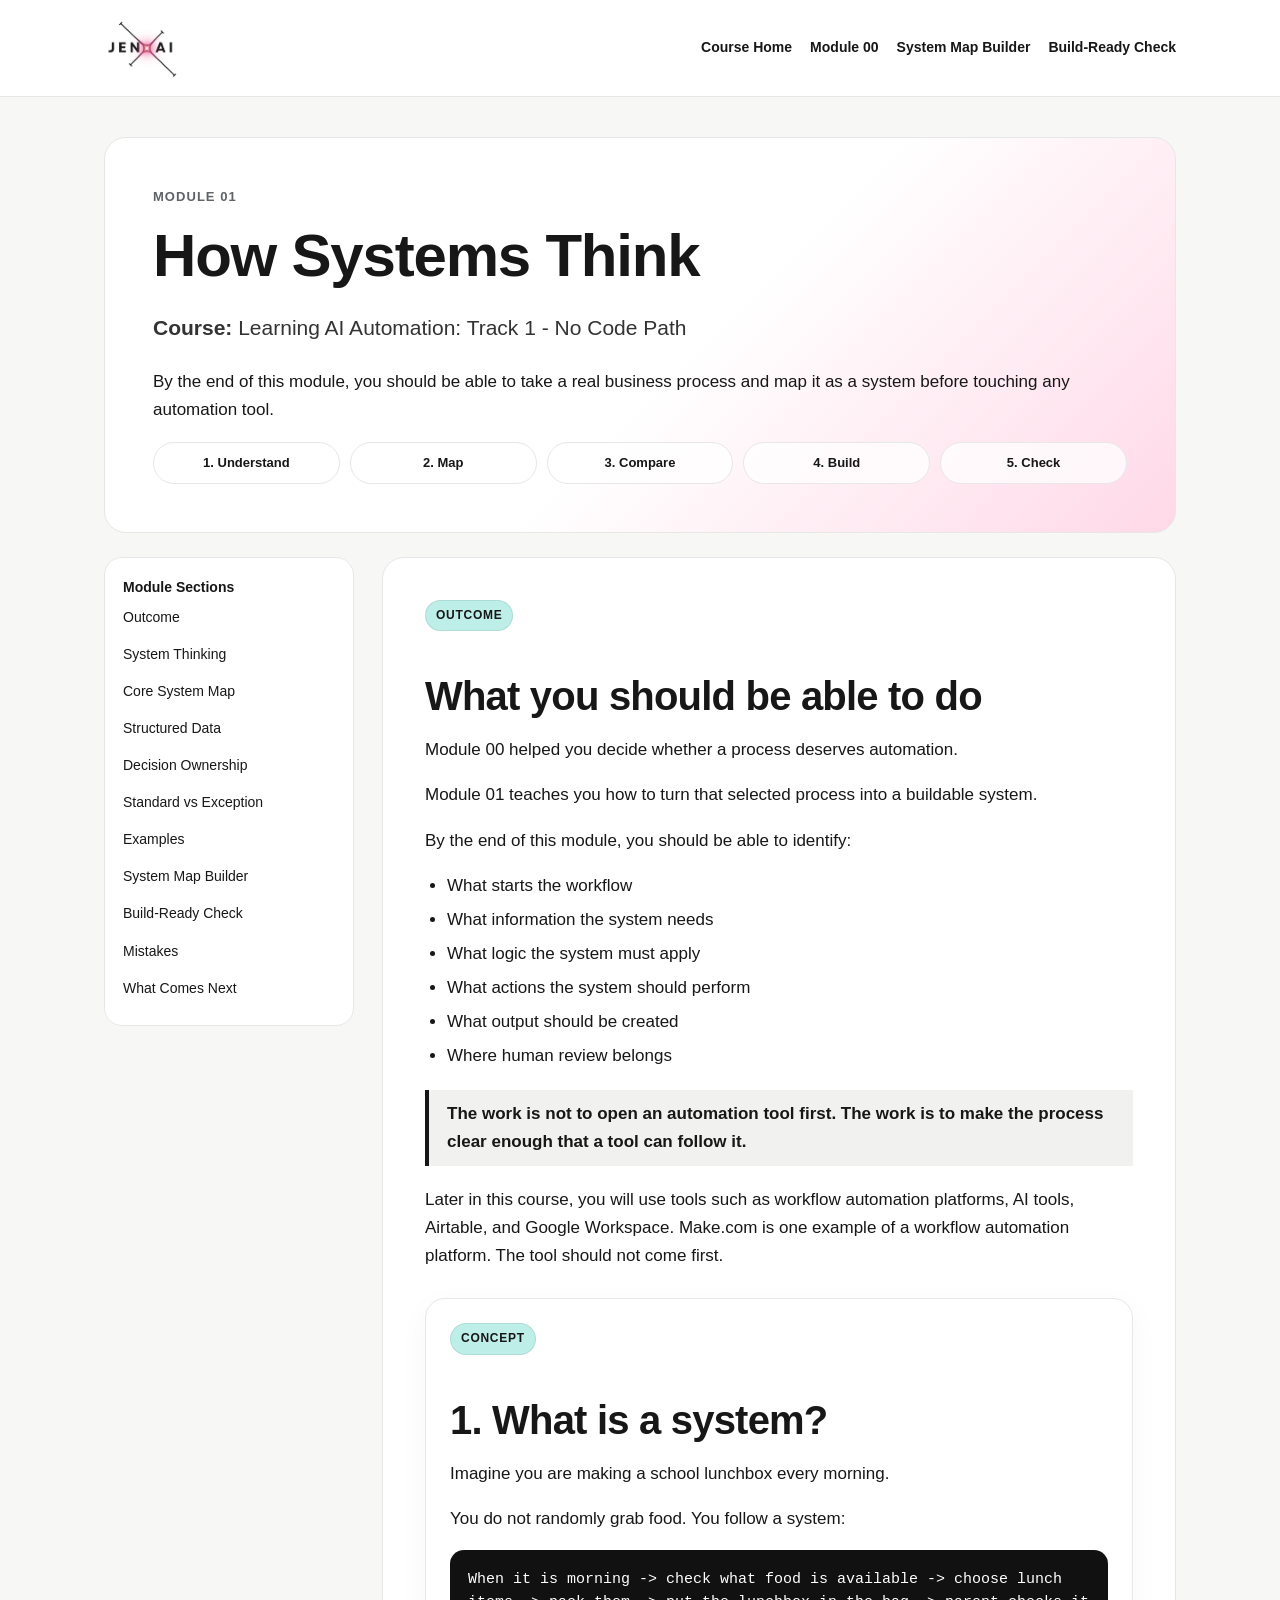
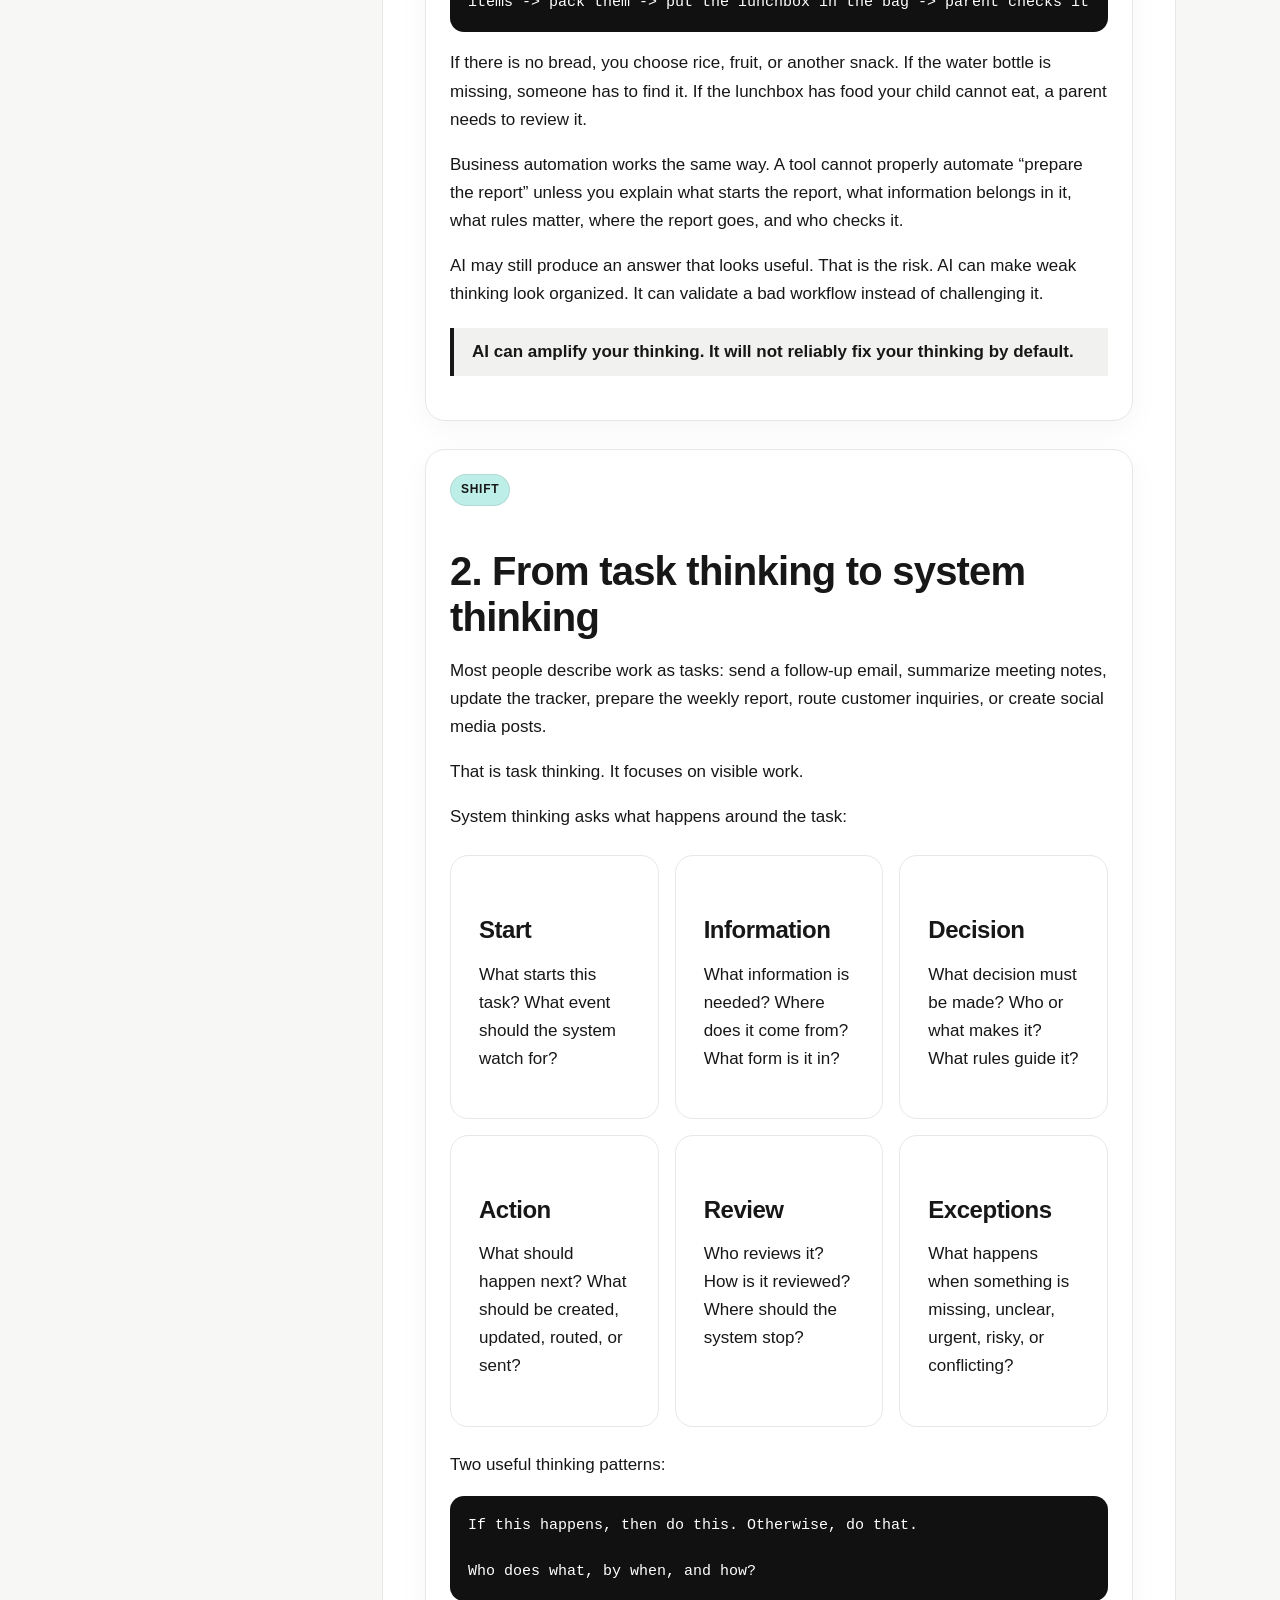
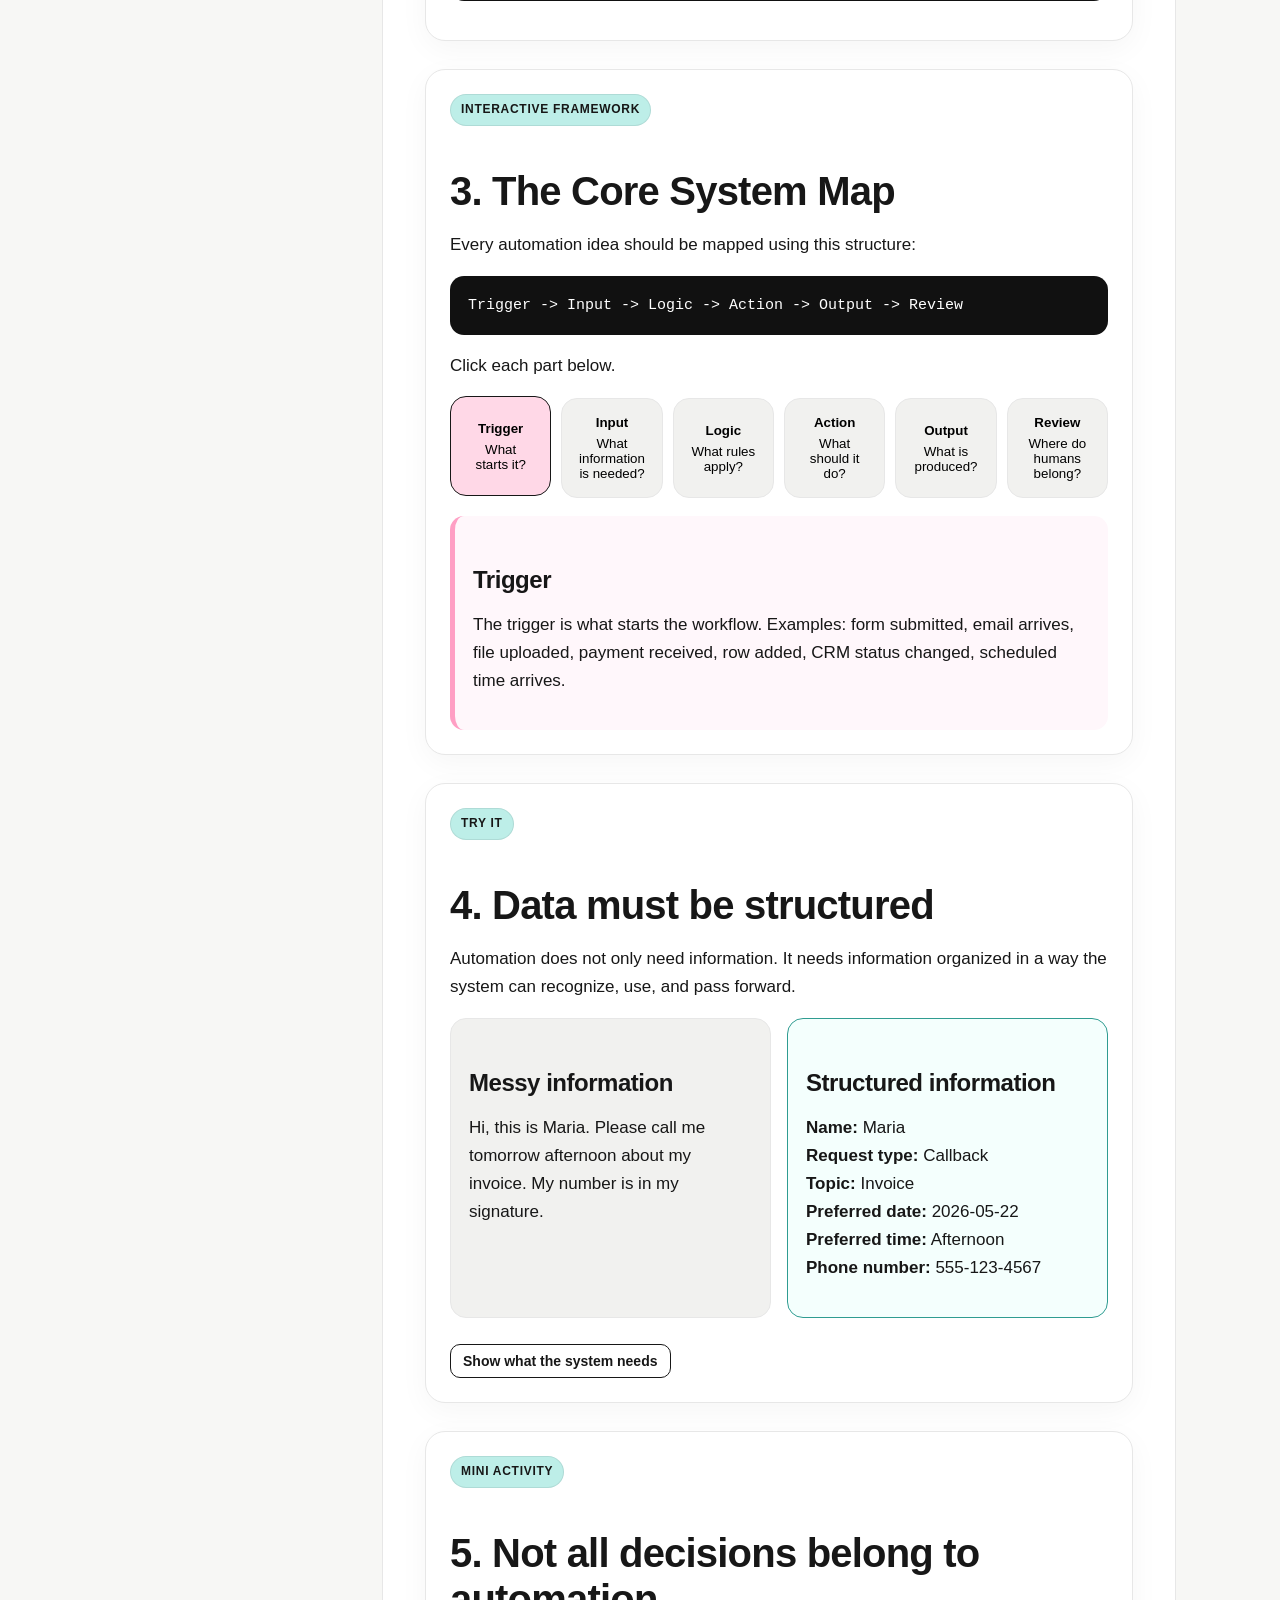
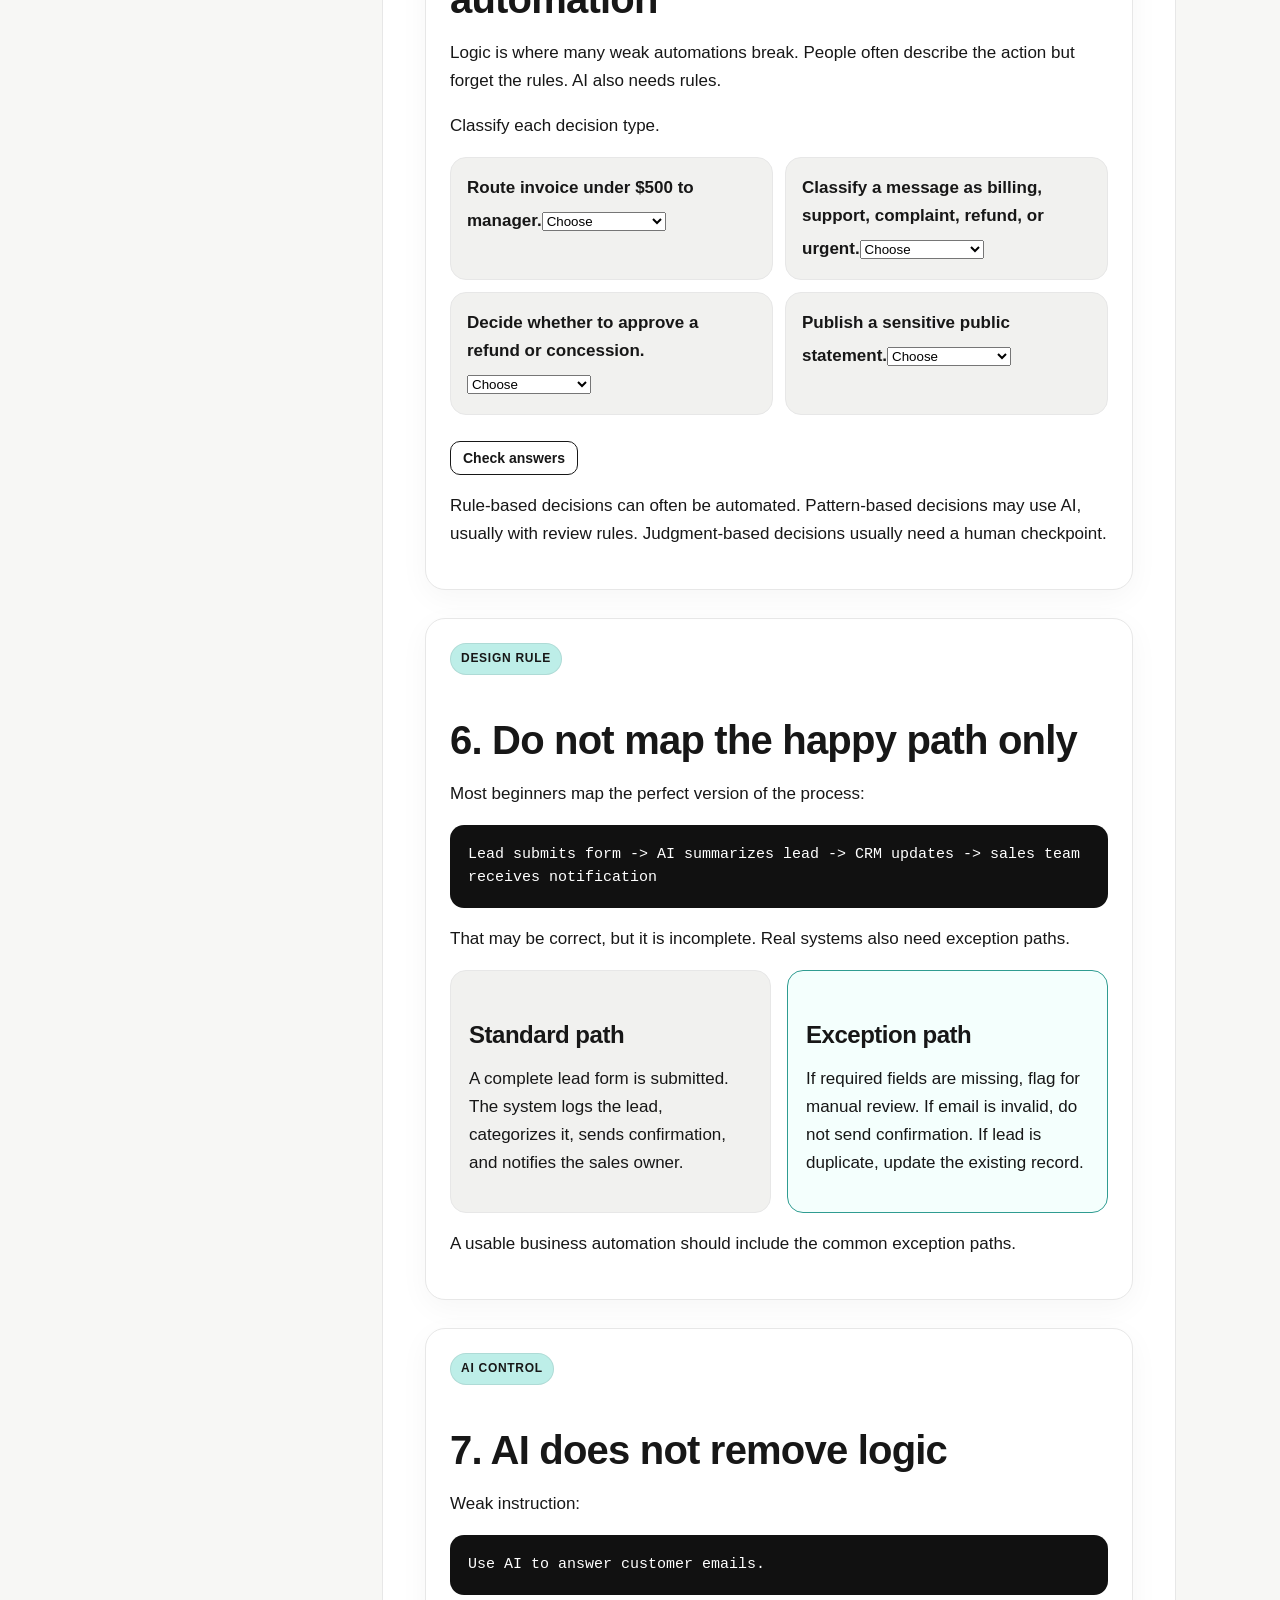
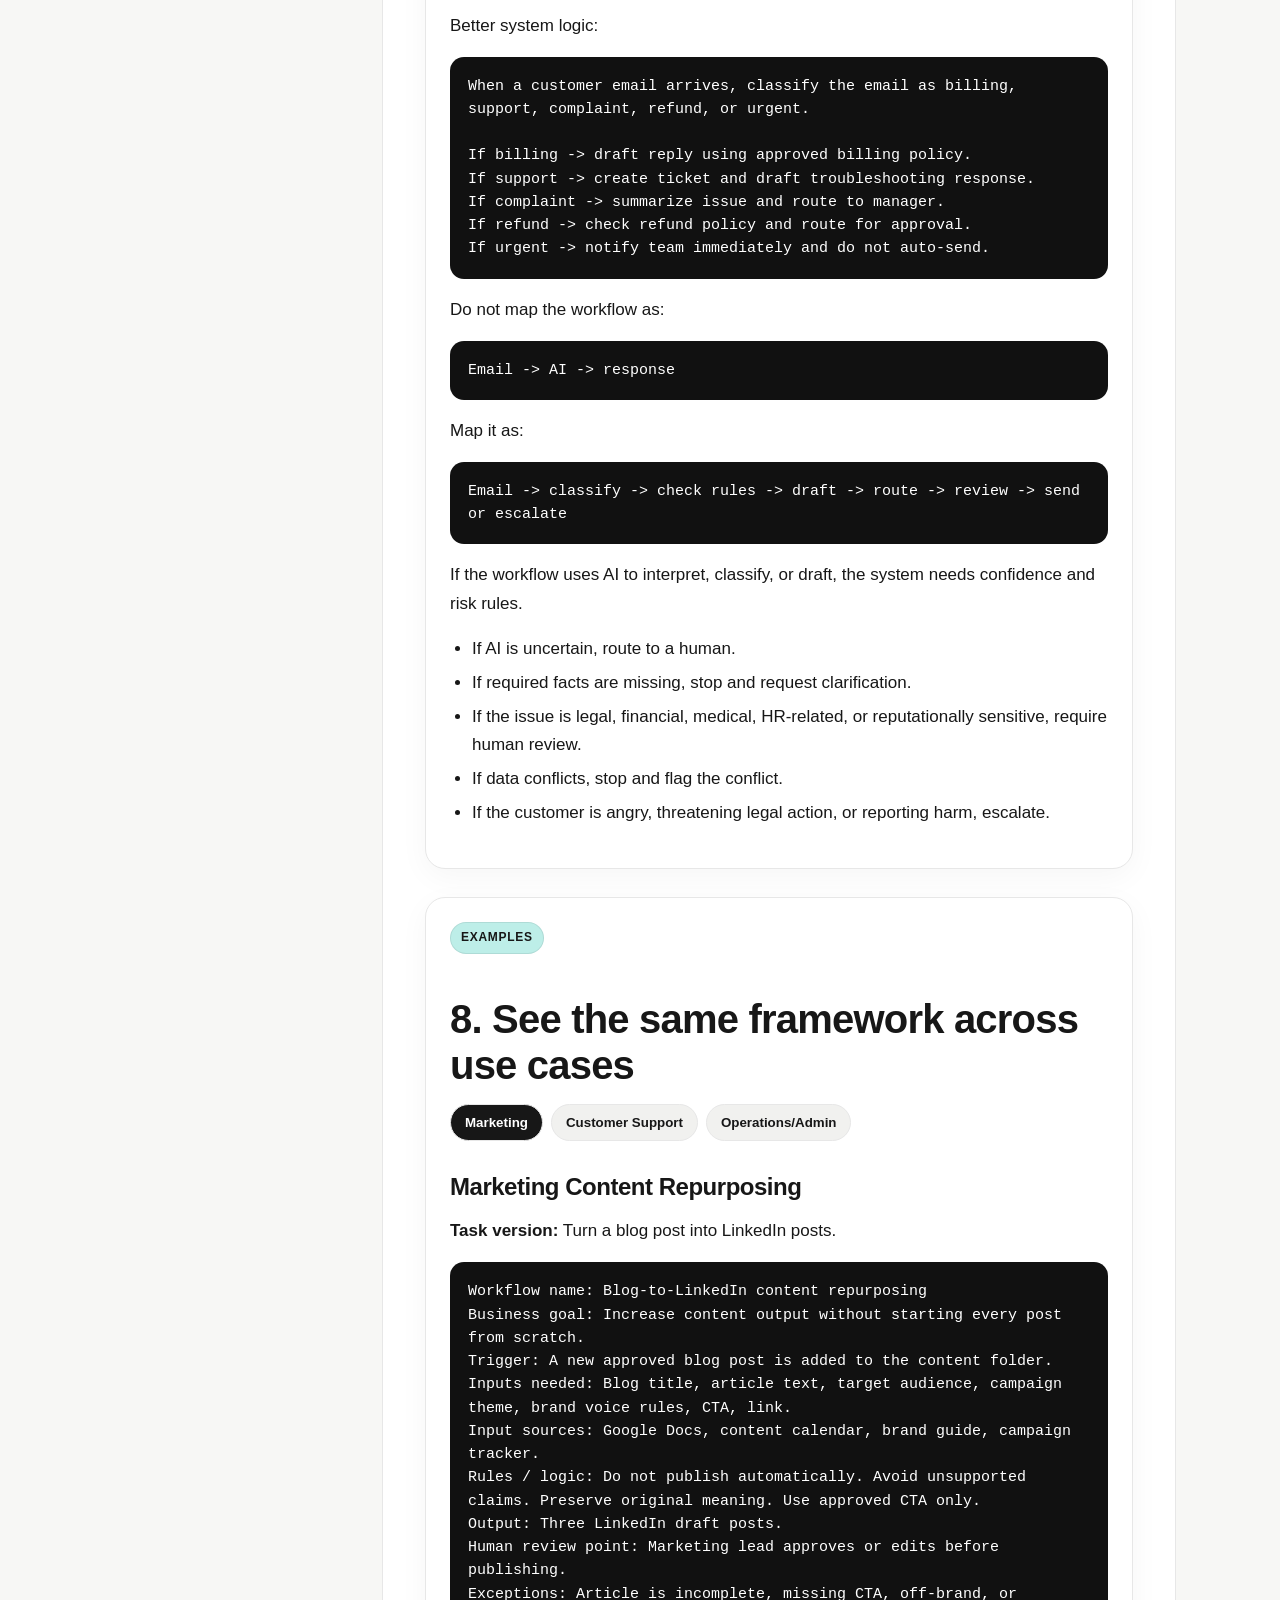
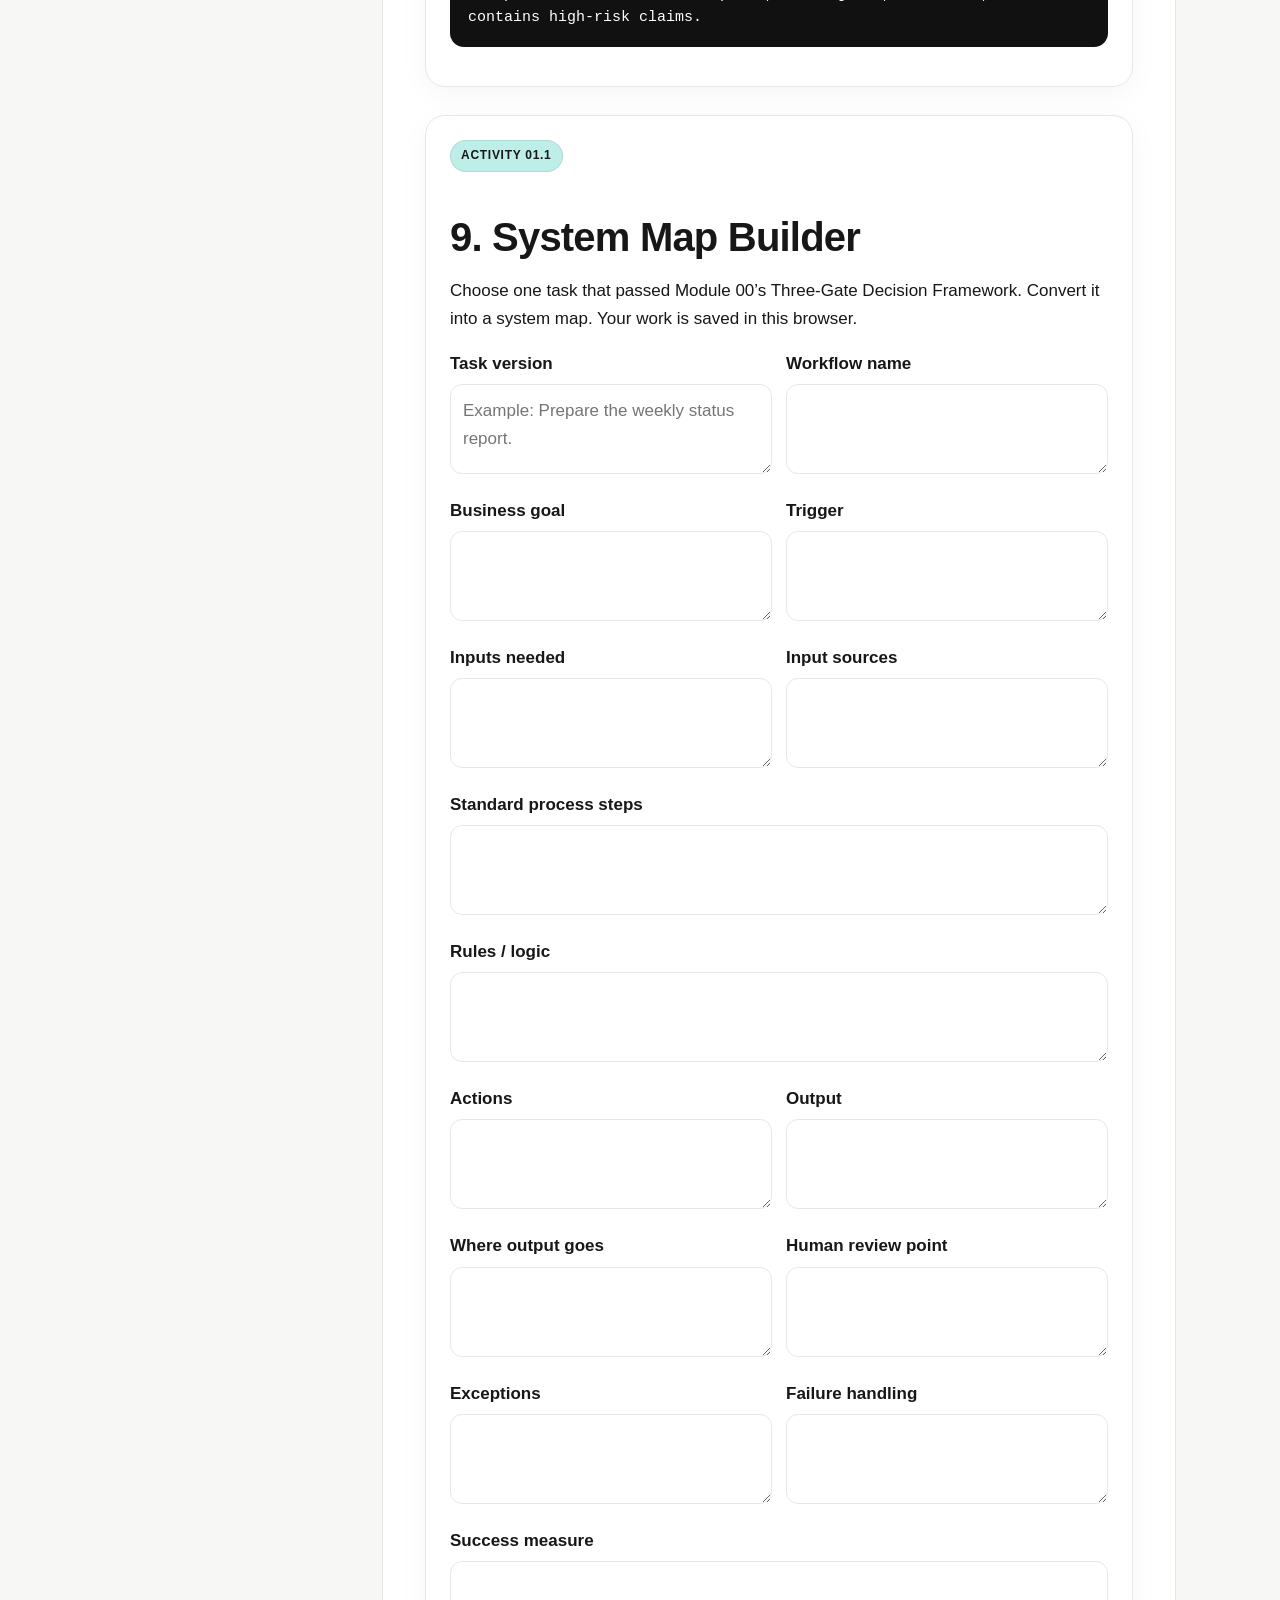
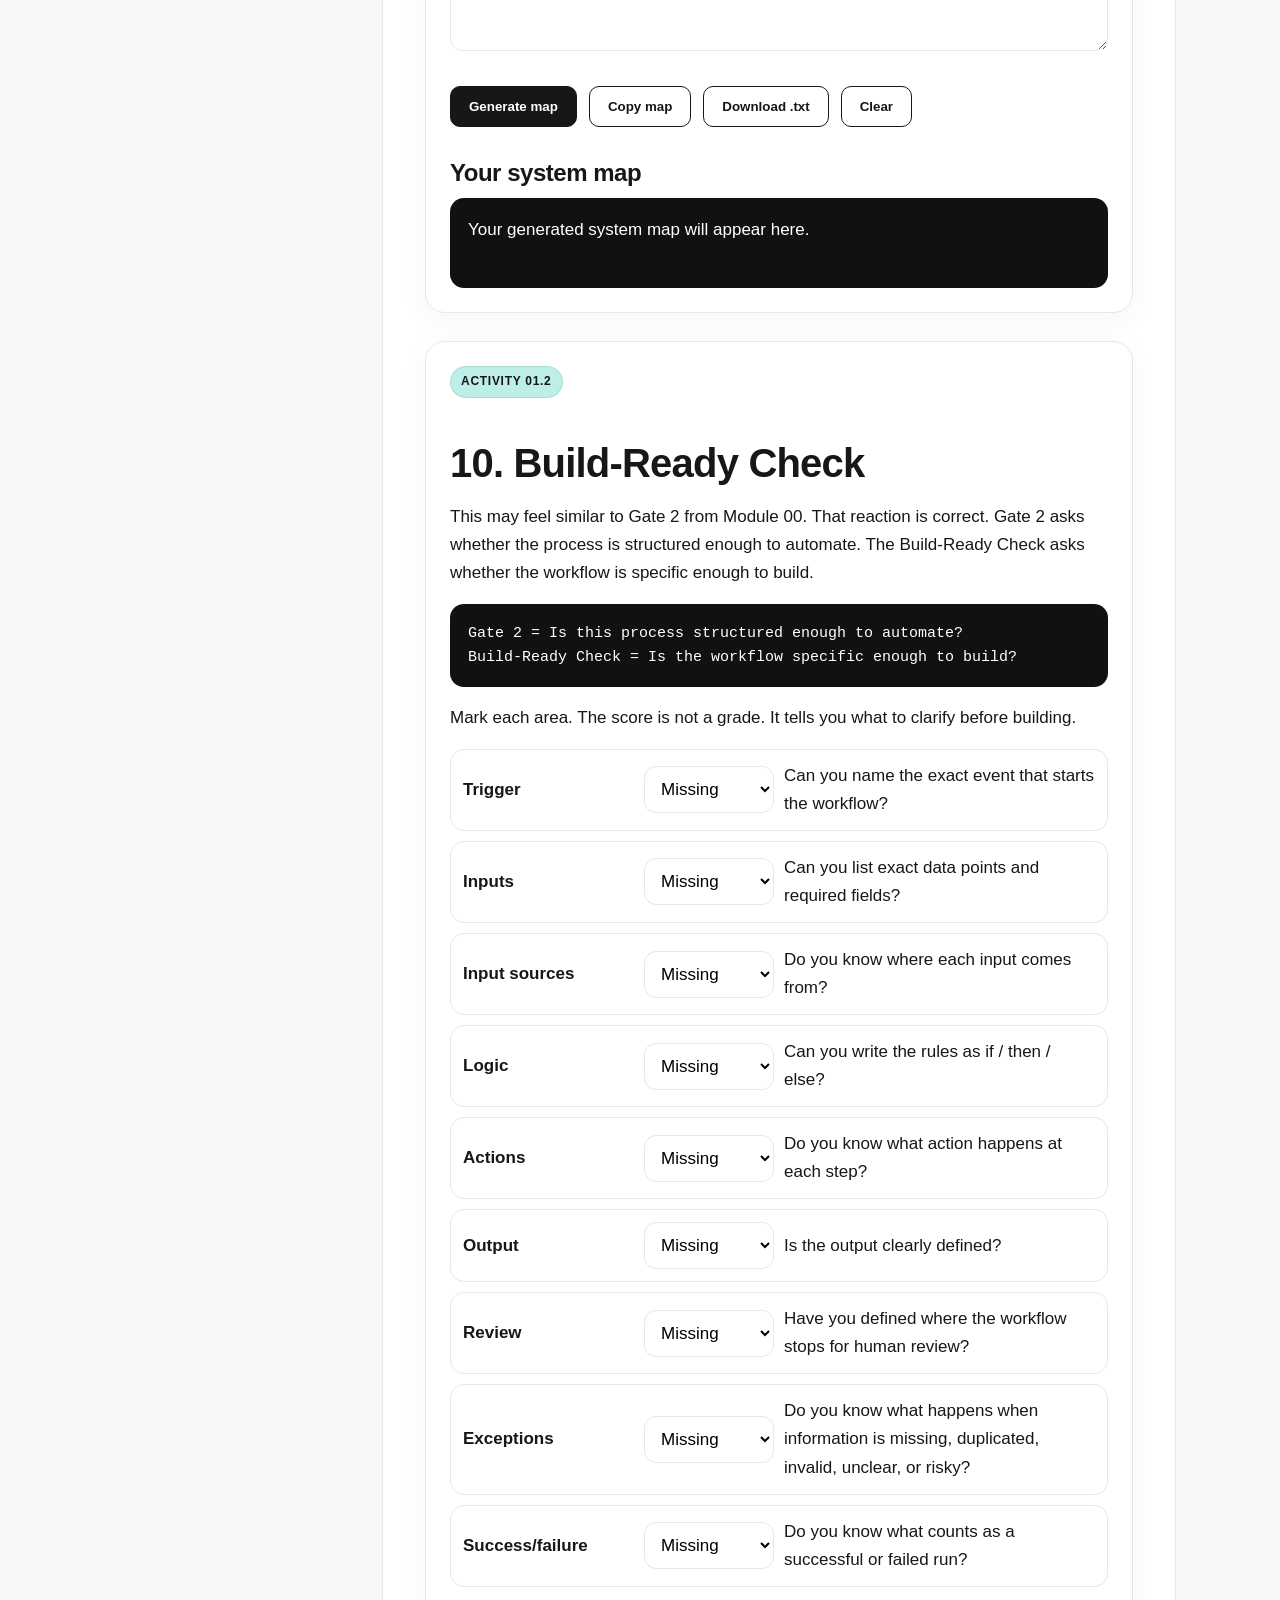
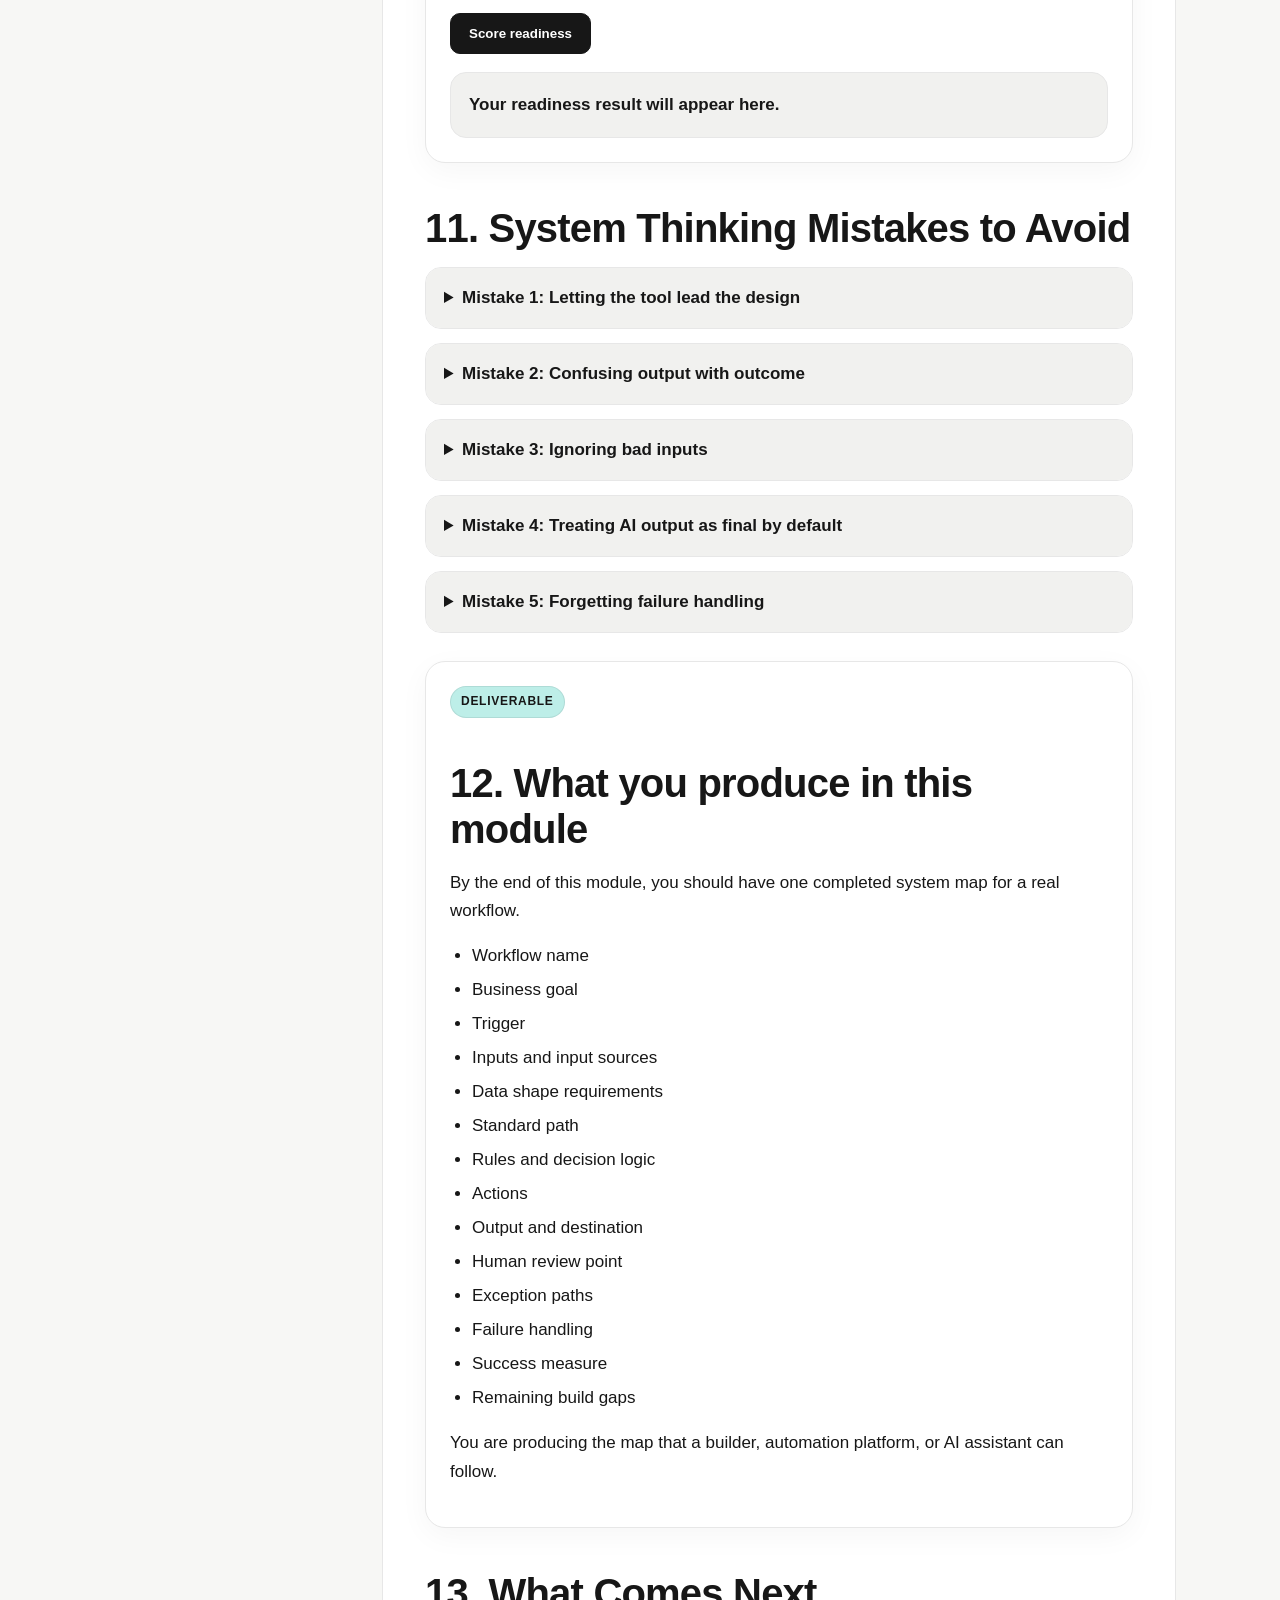
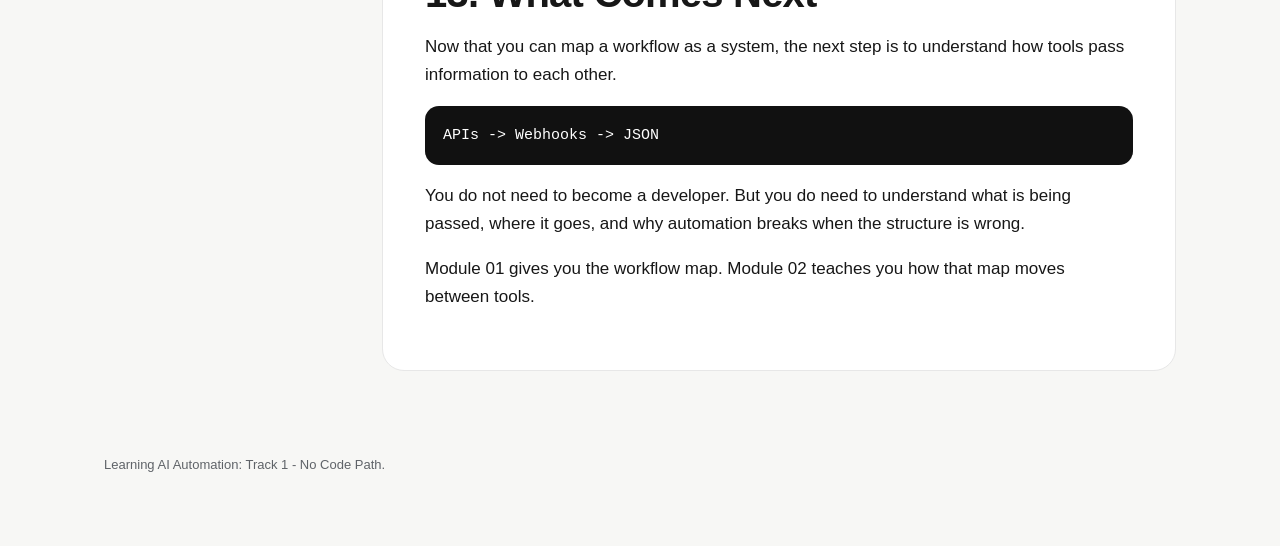
<file: module-01.html>
<!DOCTYPE html>
<html lang="en">
<head>
  <meta charset="UTF-8" />
  <meta name="viewport" content="width=device-width, initial-scale=1.0" />
  <title>Module 01 | How Systems Think</title>
  <meta name="description" content="Module 01: How Systems Think. Learn how to map a business process as a buildable automation system before opening any tool." />
  <link rel="stylesheet" href="assets/style.css" />
</head>
<body class="learning-shell">
<header>
  <div class="header-inner">
    <a href="index.html"><img class="logo" src="assets/jenx-logo.png" alt="JENX.AI logo" /></a>
    <nav class="nav">
      <a href="index.html">Course Home</a>
      <a href="module-00.html">Module 00</a>
      <a href="#map-builder">System Map Builder</a>
      <a href="#build-ready">Build-Ready Check</a>
    </nav>
  </div>
</header>

<main>
  <section class="hero">
    <div class="eyebrow">Module 01</div>
    <h1>How Systems Think</h1>
    <p class="subtitle"><strong>Course:</strong> Learning AI Automation: Track 1 - No Code Path</p>
    <p>By the end of this module, you should be able to take a real business process and map it as a system before touching any automation tool.</p>
    <div class="lesson-map" aria-label="Module learning path">
      <span class="lesson-step">1. Understand</span>
      <span class="lesson-step">2. Map</span>
      <span class="lesson-step">3. Compare</span>
      <span class="lesson-step">4. Build</span>
      <span class="lesson-step">5. Check</span>
    </div>
  </section>

  <div class="module-layout">
    <aside class="sidebar">
      <strong>Module Sections</strong>
      <a href="#outcome">Outcome</a>
      <a href="#system-thinking">System Thinking</a>
      <a href="#core-map">Core System Map</a>
      <a href="#data-structure">Structured Data</a>
      <a href="#logic-ownership">Decision Ownership</a>
      <a href="#paths">Standard vs Exception</a>
      <a href="#examples">Examples</a>
      <a href="#map-builder">System Map Builder</a>
      <a href="#build-ready">Build-Ready Check</a>
      <a href="#mistakes">Mistakes</a>
      <a href="#next">What Comes Next</a>
    </aside>

    <article class="module-content">
      <section id="outcome">
        <span class="panel-label">Outcome</span>
        <h2>What you should be able to do</h2>
        <p>Module 00 helped you decide whether a process deserves automation.</p>
        <p>Module 01 teaches you how to turn that selected process into a buildable system.</p>
        <p>By the end of this module, you should be able to identify:</p>
        <ul>
          <li>What starts the workflow</li>
          <li>What information the system needs</li>
          <li>What logic the system must apply</li>
          <li>What actions the system should perform</li>
          <li>What output should be created</li>
          <li>Where human review belongs</li>
        </ul>
        <blockquote>The work is not to open an automation tool first. The work is to make the process clear enough that a tool can follow it.</blockquote>
        <p>Later in this course, you will use tools such as workflow automation platforms, AI tools, Airtable, and Google Workspace. Make.com is one example of a workflow automation platform. The tool should not come first.</p>
      </section>

      <section id="system-thinking" class="interactive-panel">
        <span class="panel-label">Concept</span>
        <h2>1. What is a system?</h2>
        <p>Imagine you are making a school lunchbox every morning.</p>
        <p>You do not randomly grab food. You follow a system:</p>
        <pre>When it is morning -> check what food is available -> choose lunch items -> pack them -> put the lunchbox in the bag -> parent checks it</pre>
        <p>If there is no bread, you choose rice, fruit, or another snack. If the water bottle is missing, someone has to find it. If the lunchbox has food your child cannot eat, a parent needs to review it.</p>
        <p>Business automation works the same way. A tool cannot properly automate “prepare the report” unless you explain what starts the report, what information belongs in it, what rules matter, where the report goes, and who checks it.</p>
        <p>AI may still produce an answer that looks useful. That is the risk. AI can make weak thinking look organized. It can validate a bad workflow instead of challenging it.</p>
        <blockquote>AI can amplify your thinking. It will not reliably fix your thinking by default.</blockquote>
      </section>

      <section class="interactive-panel">
        <span class="panel-label">Shift</span>
        <h2>2. From task thinking to system thinking</h2>
        <p>Most people describe work as tasks: send a follow-up email, summarize meeting notes, update the tracker, prepare the weekly report, route customer inquiries, or create social media posts.</p>
        <p>That is task thinking. It focuses on visible work.</p>
        <p>System thinking asks what happens around the task:</p>
        <div class="grid">
          <div class="card"><h3>Start</h3><p>What starts this task? What event should the system watch for?</p></div>
          <div class="card"><h3>Information</h3><p>What information is needed? Where does it come from? What form is it in?</p></div>
          <div class="card"><h3>Decision</h3><p>What decision must be made? Who or what makes it? What rules guide it?</p></div>
          <div class="card"><h3>Action</h3><p>What should happen next? What should be created, updated, routed, or sent?</p></div>
          <div class="card"><h3>Review</h3><p>Who reviews it? How is it reviewed? Where should the system stop?</p></div>
          <div class="card"><h3>Exceptions</h3><p>What happens when something is missing, unclear, urgent, risky, or conflicting?</p></div>
        </div>
        <p>Two useful thinking patterns:</p>
        <pre>If this happens, then do this. Otherwise, do that.

Who does what, by when, and how?</pre>
      </section>

      <section id="core-map" class="interactive-panel">
        <span class="panel-label">Interactive Framework</span>
        <h2>3. The Core System Map</h2>
        <p>Every automation idea should be mapped using this structure:</p>
        <pre>Trigger -> Input -> Logic -> Action -> Output -> Review</pre>
        <p>Click each part below.</p>
        <div class="system-flow" id="flowCards">
          <button class="flow-card active" data-title="Trigger" data-detail="The trigger is what starts the workflow. Examples: form submitted, email arrives, file uploaded, payment received, row added, CRM status changed, scheduled time arrives."><strong>Trigger</strong><span>What starts it?</span></button>
          <button class="flow-card" data-title="Input" data-detail="Inputs are the information the system needs to do the work. Examples: customer name, email address, document, transcript, invoice amount, ticket description, lead source, due date."><strong>Input</strong><span>What information is needed?</span></button>
          <button class="flow-card" data-title="Logic" data-detail="Logic is the decision layer. It defines rules, categories, conditions, escalation points, and what should happen when information is missing or risky."><strong>Logic</strong><span>What rules apply?</span></button>
          <button class="flow-card" data-title="Action" data-detail="Actions are what the system performs after the trigger, input, and logic are clear: create a task, send an email, update a record, save a file, generate a draft, notify a person."><strong>Action</strong><span>What should it do?</span></button>
          <button class="flow-card" data-title="Output" data-detail="The output is the result the system produces: a draft email, routed ticket, updated tracker, saved report, notification, task, or status update."><strong>Output</strong><span>What is produced?</span></button>
          <button class="flow-card" data-title="Review" data-detail="Review is where human judgment enters deliberately. A strong system defines where humans approve, correct, decide, or handle exceptions."><strong>Review</strong><span>Where do humans belong?</span></button>
        </div>
        <div class="flow-detail" id="flowDetail">
          <h3>Trigger</h3>
          <p>The trigger is what starts the workflow. Examples: form submitted, email arrives, file uploaded, payment received, row added, CRM status changed, scheduled time arrives.</p>
        </div>
      </section>

      <section id="data-structure" class="interactive-panel">
        <span class="panel-label">Try it</span>
        <h2>4. Data must be structured</h2>
        <p>Automation does not only need information. It needs information organized in a way the system can recognize, use, and pass forward.</p>
        <div class="two-panel">
          <div class="compare-box">
            <h3>Messy information</h3>
            <p>Hi, this is Maria. Please call me tomorrow afternoon about my invoice. My number is in my signature.</p>
          </div>
          <div class="compare-box usable">
            <h3>Structured information</h3>
            <p><strong>Name:</strong> Maria<br />
            <strong>Request type:</strong> Callback<br />
            <strong>Topic:</strong> Invoice<br />
            <strong>Preferred date:</strong> 2026-05-22<br />
            <strong>Preferred time:</strong> Afternoon<br />
            <strong>Phone number:</strong> 555-123-4567</p>
          </div>
        </div>
        <div class="button-row">
          <button class="button small" id="revealData">Show what the system needs</button>
        </div>
        <div class="reveal-box notice" id="dataReveal">
          <p><strong>Data shape</strong> means the system knows what each field is called, what type of value is expected, which fields are required, what format each field should follow, where the information comes from, and where it should go next.</p>
          <table>
            <thead><tr><th>Question</th><th>Example</th></tr></thead>
            <tbody>
              <tr><td>What is the field called?</td><td>Customer Name</td></tr>
              <tr><td>What type of value is expected?</td><td>Text, number, date, email, file, yes/no</td></tr>
              <tr><td>Is it required or optional?</td><td>Email address is required</td></tr>
              <tr><td>What format should it follow?</td><td>Date as YYYY-MM-DD</td></tr>
              <tr><td>Where does it come from?</td><td>Form, email, spreadsheet, CRM</td></tr>
              <tr><td>Where does it go next?</td><td>CRM record, task, email draft, report</td></tr>
            </tbody>
          </table>
          <blockquote>The information may exist, but if the system cannot identify it, format it, and pass it forward reliably, it is not automation-ready yet.</blockquote>
        </div>
      </section>

      <section id="logic-ownership" class="interactive-panel">
        <span class="panel-label">Mini activity</span>
        <h2>5. Not all decisions belong to automation</h2>
        <p>Logic is where many weak automations break. People often describe the action but forget the rules. AI also needs rules.</p>
        <p>Classify each decision type.</p>
        <div class="quiz-grid" id="decisionQuiz">
          <div class="quiz-card" data-answer="rule"><strong>Route invoice under $500 to manager.</strong><select><option value="">Choose</option><option value="rule">Rule-based</option><option value="pattern">Pattern-based</option><option value="human">Human judgment</option></select></div>
          <div class="quiz-card" data-answer="pattern"><strong>Classify a message as billing, support, complaint, refund, or urgent.</strong><select><option value="">Choose</option><option value="rule">Rule-based</option><option value="pattern">Pattern-based</option><option value="human">Human judgment</option></select></div>
          <div class="quiz-card" data-answer="human"><strong>Decide whether to approve a refund or concession.</strong><select><option value="">Choose</option><option value="rule">Rule-based</option><option value="pattern">Pattern-based</option><option value="human">Human judgment</option></select></div>
          <div class="quiz-card" data-answer="human"><strong>Publish a sensitive public statement.</strong><select><option value="">Choose</option><option value="rule">Rule-based</option><option value="pattern">Pattern-based</option><option value="human">Human judgment</option></select></div>
        </div>
        <div class="button-row"><button class="button small" id="checkQuiz">Check answers</button></div>
        <p class="mini-score" id="quizResult"></p>
        <p>Rule-based decisions can often be automated. Pattern-based decisions may use AI, usually with review rules. Judgment-based decisions usually need a human checkpoint.</p>
      </section>

      <section id="paths" class="interactive-panel">
        <span class="panel-label">Design rule</span>
        <h2>6. Do not map the happy path only</h2>
        <p>Most beginners map the perfect version of the process:</p>
        <pre>Lead submits form -> AI summarizes lead -> CRM updates -> sales team receives notification</pre>
        <p>That may be correct, but it is incomplete. Real systems also need exception paths.</p>
        <div class="two-panel">
          <div class="compare-box">
            <h3>Standard path</h3>
            <p>A complete lead form is submitted. The system logs the lead, categorizes it, sends confirmation, and notifies the sales owner.</p>
          </div>
          <div class="compare-box usable">
            <h3>Exception path</h3>
            <p>If required fields are missing, flag for manual review. If email is invalid, do not send confirmation. If lead is duplicate, update the existing record.</p>
          </div>
        </div>
        <p>A usable business automation should include the common exception paths.</p>
      </section>

      <section class="interactive-panel">
        <span class="panel-label">AI control</span>
        <h2>7. AI does not remove logic</h2>
        <p>Weak instruction:</p>
        <pre>Use AI to answer customer emails.</pre>
        <p>Better system logic:</p>
        <pre>When a customer email arrives, classify the email as billing, support, complaint, refund, or urgent.

If billing -> draft reply using approved billing policy.
If support -> create ticket and draft troubleshooting response.
If complaint -> summarize issue and route to manager.
If refund -> check refund policy and route for approval.
If urgent -> notify team immediately and do not auto-send.</pre>
        <p>Do not map the workflow as:</p>
        <pre>Email -> AI -> response</pre>
        <p>Map it as:</p>
        <pre>Email -> classify -> check rules -> draft -> route -> review -> send or escalate</pre>
        <p>If the workflow uses AI to interpret, classify, or draft, the system needs confidence and risk rules.</p>
        <ul>
          <li>If AI is uncertain, route to a human.</li>
          <li>If required facts are missing, stop and request clarification.</li>
          <li>If the issue is legal, financial, medical, HR-related, or reputationally sensitive, require human review.</li>
          <li>If data conflicts, stop and flag the conflict.</li>
          <li>If the customer is angry, threatening legal action, or reporting harm, escalate.</li>
        </ul>
      </section>

      <section id="examples" class="interactive-panel">
        <span class="panel-label">Examples</span>
        <h2>8. See the same framework across use cases</h2>
        <div class="tabs" role="tablist" aria-label="System map examples">
          <button class="tab-btn active" data-tab="marketing">Marketing</button>
          <button class="tab-btn" data-tab="support">Customer Support</button>
          <button class="tab-btn" data-tab="ops">Operations/Admin</button>
        </div>
        <div class="tab-panel active" id="tab-marketing">
          <h3>Marketing Content Repurposing</h3>
          <p><strong>Task version:</strong> Turn a blog post into LinkedIn posts.</p>
          <pre>Workflow name: Blog-to-LinkedIn content repurposing
Business goal: Increase content output without starting every post from scratch.
Trigger: A new approved blog post is added to the content folder.
Inputs needed: Blog title, article text, target audience, campaign theme, brand voice rules, CTA, link.
Input sources: Google Docs, content calendar, brand guide, campaign tracker.
Rules / logic: Do not publish automatically. Avoid unsupported claims. Preserve original meaning. Use approved CTA only.
Output: Three LinkedIn draft posts.
Human review point: Marketing lead approves or edits before publishing.
Exceptions: Article is incomplete, missing CTA, off-brand, or contains high-risk claims.</pre>
        </div>
        <div class="tab-panel" id="tab-support">
          <h3>Customer Support Ticket Triage</h3>
          <p><strong>Task version:</strong> Route support tickets.</p>
          <pre>Workflow name: Support ticket triage
Business goal: Reduce response delay and make sure urgent issues are seen first.
Trigger: A new support ticket is submitted.
Inputs needed: Customer name, account ID, issue description, product, urgency indicators, attachments, prior ticket history.
Input sources: Support form, helpdesk, CRM, customer database.
Rules / logic: Billing goes to billing support. Technical goes to technical support. Refunds require approval. Account access issues are urgent.
Output: Classified and routed ticket with summary.
Human review point: Support lead reviews urgent, refund, legal, or account-risk tickets.
Exceptions: Missing account ID, unclear issue, duplicate ticket, angry customer, legal threat.</pre>
        </div>
        <div class="tab-panel" id="tab-ops">
          <h3>Weekly Status Report Consolidation</h3>
          <p><strong>Task version:</strong> Prepare the weekly status report.</p>
          <pre>Workflow name: Weekly status report consolidation
Business goal: Reduce manual collection of scattered updates and give leadership a clearer view of progress, risks, and pending decisions.
Trigger: Every Friday at 3 PM, or when all required team updates are submitted.
Inputs needed: Team updates, project status, completed tasks, blockers, overdue items, metrics, decisions needed, owner names, deadlines.
Input sources: Project tracker, team update form, email updates, task board, shared documents.
Rules / logic: Missing updates are flagged, not guessed. Risks and blockers are placed near the top. Conflicting updates are not merged without review.
Output: Draft weekly status report with progress, blockers, risks, overdue items, and decisions needed.
Human review point: Operations lead reviews before sending to leadership.
Exceptions: Missing updates, conflicting information, unclear ownership, outdated tracker data, urgent issue requiring separate escalation.</pre>
        </div>
      </section>

      <section id="map-builder" class="interactive-panel">
        <span class="panel-label">Activity 01.1</span>
        <h2>9. System Map Builder</h2>
        <p>Choose one task that passed Module 00’s Three-Gate Decision Framework. Convert it into a system map. Your work is saved in this browser.</p>
        <div class="builder-grid" id="builderFields">
          <div class="field-block"><label for="task">Task version</label><textarea id="task" placeholder="Example: Prepare the weekly status report."></textarea></div>
          <div class="field-block"><label for="workflow">Workflow name</label><textarea id="workflow"></textarea></div>
          <div class="field-block"><label for="goal">Business goal</label><textarea id="goal"></textarea></div>
          <div class="field-block"><label for="trigger">Trigger</label><textarea id="trigger"></textarea></div>
          <div class="field-block"><label for="inputs">Inputs needed</label><textarea id="inputs"></textarea></div>
          <div class="field-block"><label for="sources">Input sources</label><textarea id="sources"></textarea></div>
          <div class="field-block wide"><label for="steps">Standard process steps</label><textarea id="steps"></textarea></div>
          <div class="field-block wide"><label for="rules">Rules / logic</label><textarea id="rules"></textarea></div>
          <div class="field-block"><label for="actions">Actions</label><textarea id="actions"></textarea></div>
          <div class="field-block"><label for="output">Output</label><textarea id="output"></textarea></div>
          <div class="field-block"><label for="destination">Where output goes</label><textarea id="destination"></textarea></div>
          <div class="field-block"><label for="review">Human review point</label><textarea id="review"></textarea></div>
          <div class="field-block"><label for="exceptions">Exceptions</label><textarea id="exceptions"></textarea></div>
          <div class="field-block"><label for="failure">Failure handling</label><textarea id="failure"></textarea></div>
          <div class="field-block wide"><label for="success">Success measure</label><textarea id="success"></textarea></div>
        </div>
        <div class="button-row">
          <button class="button primary" id="compileMap">Generate map</button>
          <button class="button" id="copyMap">Copy map</button>
          <button class="button" id="downloadMap">Download .txt</button>
          <button class="button" id="clearMap">Clear</button>
        </div>
        <h3>Your system map</h3>
        <div class="output-box" id="mapOutput">Your generated system map will appear here.</div>
      </section>

      <section id="build-ready" class="interactive-panel">
        <span class="panel-label">Activity 01.2</span>
        <h2>10. Build-Ready Check</h2>
        <p>This may feel similar to Gate 2 from Module 00. That reaction is correct. Gate 2 asks whether the process is structured enough to automate. The Build-Ready Check asks whether the workflow is specific enough to build.</p>
        <pre>Gate 2 = Is this process structured enough to automate?
Build-Ready Check = Is the workflow specific enough to build?</pre>
        <p>Mark each area. The score is not a grade. It tells you what to clarify before building.</p>
        <div class="checklist" id="readinessCheck">
          <div class="check-row"><strong>Trigger</strong><select><option value="0">Missing</option><option value="1">Unclear</option><option value="2">Clear</option></select><span>Can you name the exact event that starts the workflow?</span></div>
          <div class="check-row"><strong>Inputs</strong><select><option value="0">Missing</option><option value="1">Unclear</option><option value="2">Clear</option></select><span>Can you list exact data points and required fields?</span></div>
          <div class="check-row"><strong>Input sources</strong><select><option value="0">Missing</option><option value="1">Unclear</option><option value="2">Clear</option></select><span>Do you know where each input comes from?</span></div>
          <div class="check-row"><strong>Logic</strong><select><option value="0">Missing</option><option value="1">Unclear</option><option value="2">Clear</option></select><span>Can you write the rules as if / then / else?</span></div>
          <div class="check-row"><strong>Actions</strong><select><option value="0">Missing</option><option value="1">Unclear</option><option value="2">Clear</option></select><span>Do you know what action happens at each step?</span></div>
          <div class="check-row"><strong>Output</strong><select><option value="0">Missing</option><option value="1">Unclear</option><option value="2">Clear</option></select><span>Is the output clearly defined?</span></div>
          <div class="check-row"><strong>Review</strong><select><option value="0">Missing</option><option value="1">Unclear</option><option value="2">Clear</option></select><span>Have you defined where the workflow stops for human review?</span></div>
          <div class="check-row"><strong>Exceptions</strong><select><option value="0">Missing</option><option value="1">Unclear</option><option value="2">Clear</option></select><span>Do you know what happens when information is missing, duplicated, invalid, unclear, or risky?</span></div>
          <div class="check-row"><strong>Success/failure</strong><select><option value="0">Missing</option><option value="1">Unclear</option><option value="2">Clear</option></select><span>Do you know what counts as a successful or failed run?</span></div>
        </div>
        <div class="button-row"><button class="button primary" id="scoreReadiness">Score readiness</button></div>
        <div class="result-box" id="readinessResult">Your readiness result will appear here.</div>
      </section>

      <section id="mistakes">
        <h2>11. System Thinking Mistakes to Avoid</h2>
        <details class="learning-detail">
          <summary>Mistake 1: Letting the tool lead the design</summary>
          <div>
            <p>It is not wrong to ask how something can be built in a workflow automation platform. The mistake is asking the tool question before the system question.</p>
            <pre>Weak first question: How do I build this in a workflow automation platform?
Better first question: What exactly should the system do from trigger to output?
Better tool question: Now that the workflow is mapped, which tool can build it best?</pre>
          </div>
        </details>
        <details class="learning-detail">
          <summary>Mistake 2: Confusing output with outcome</summary>
          <div>
            <p>Output is what the system produces. Outcome is the business improvement you want.</p>
            <table>
              <thead><tr><th>Output</th><th>Outcome</th></tr></thead>
              <tbody>
                <tr><td>Draft email</td><td>Faster response time</td></tr>
                <tr><td>Updated tracker</td><td>Better visibility</td></tr>
                <tr><td>Ticket summary</td><td>Faster triage</td></tr>
                <tr><td>Saved invoice record</td><td>Easier approval tracking</td></tr>
                <tr><td>LinkedIn post draft</td><td>More consistent content production</td></tr>
              </tbody>
            </table>
          </div>
        </details>
        <details class="learning-detail">
          <summary>Mistake 3: Ignoring bad inputs</summary>
          <div><p>Bad input creates bad automation. If the form is unclear, the email is unstructured, the spreadsheet is messy, or the source data is unreliable, automation will magnify the issue. Fix the input layer before blaming the tool.</p></div>
        </details>
        <details class="learning-detail">
          <summary>Mistake 4: Treating AI output as final by default</summary>
          <div><p>AI-generated output should be reviewed when the work involves judgment, risk, brand voice, client communication, legal issues, financial decisions, healthcare, HR, or anything that can cause harm if wrong.</p></div>
        </details>
        <details class="learning-detail">
          <summary>Mistake 5: Forgetting failure handling</summary>
          <div><p>A system needs a plan for what happens when it cannot continue: missing information, invalid format, duplicate record, AI uncertainty, tool connection failure, conflicting data, or no assigned owner.</p></div>
        </details>
      </section>

      <section id="deliverable" class="interactive-panel">
        <span class="panel-label">Deliverable</span>
        <h2>12. What you produce in this module</h2>
        <p>By the end of this module, you should have one completed system map for a real workflow.</p>
        <ul>
          <li>Workflow name</li>
          <li>Business goal</li>
          <li>Trigger</li>
          <li>Inputs and input sources</li>
          <li>Data shape requirements</li>
          <li>Standard path</li>
          <li>Rules and decision logic</li>
          <li>Actions</li>
          <li>Output and destination</li>
          <li>Human review point</li>
          <li>Exception paths</li>
          <li>Failure handling</li>
          <li>Success measure</li>
          <li>Remaining build gaps</li>
        </ul>
        <p>You are producing the map that a builder, automation platform, or AI assistant can follow.</p>
      </section>

      <section id="next">
        <h2>13. What Comes Next</h2>
        <p>Now that you can map a workflow as a system, the next step is to understand how tools pass information to each other.</p>
        <pre>APIs -> Webhooks -> JSON</pre>
        <p>You do not need to become a developer. But you do need to understand what is being passed, where it goes, and why automation breaks when the structure is wrong.</p>
        <p>Module 01 gives you the workflow map. Module 02 teaches you how that map moves between tools.</p>
      </section>
    </article>
  </div>
</main>

<footer>
  <p>Learning AI Automation: Track 1 - No Code Path.</p>
</footer>

<script>
(function () {
  const flowCards = document.querySelectorAll('.flow-card');
  const flowDetail = document.getElementById('flowDetail');
  flowCards.forEach(card => {
    card.addEventListener('click', () => {
      flowCards.forEach(c => c.classList.remove('active'));
      card.classList.add('active');
      flowDetail.innerHTML = '<h3>' + card.dataset.title + '</h3><p>' + card.dataset.detail + '</p>';
    });
  });

  const revealBtn = document.getElementById('revealData');
  const revealBox = document.getElementById('dataReveal');
  if (revealBtn && revealBox) {
    revealBtn.addEventListener('click', () => {
      revealBox.classList.toggle('show');
      revealBtn.textContent = revealBox.classList.contains('show') ? 'Hide details' : 'Show what the system needs';
    });
  }

  const tabButtons = document.querySelectorAll('.tab-btn');
  const tabPanels = document.querySelectorAll('.tab-panel');
  tabButtons.forEach(btn => {
    btn.addEventListener('click', () => {
      tabButtons.forEach(b => b.classList.remove('active'));
      tabPanels.forEach(p => p.classList.remove('active'));
      btn.classList.add('active');
      document.getElementById('tab-' + btn.dataset.tab).classList.add('active');
    });
  });

  const quizButton = document.getElementById('checkQuiz');
  if (quizButton) {
    quizButton.addEventListener('click', () => {
      let correct = 0;
      const cards = document.querySelectorAll('#decisionQuiz .quiz-card');
      cards.forEach(card => {
        const select = card.querySelector('select');
        const ok = select.value === card.dataset.answer;
        if (ok) correct++;
        card.style.borderColor = ok ? '#2f9c91' : '#d22';
        card.style.background = ok ? '#e1f7e8' : '#ffe2e2';
      });
      document.getElementById('quizResult').textContent = correct + ' of ' + cards.length + ' correct. Rule-based can often be automated. Pattern-based may use AI. Judgment-based needs human control.';
    });
  }

  const fieldIds = ['task','workflow','goal','trigger','inputs','sources','steps','rules','actions','output','destination','review','exceptions','failure','success'];
  const labels = {
    task: 'Task version', workflow: 'Workflow name', goal: 'Business goal', trigger: 'Trigger', inputs: 'Inputs needed', sources: 'Input sources', steps: 'Standard process steps', rules: 'Rules / logic', actions: 'Actions', output: 'Output', destination: 'Where output goes', review: 'Human review point', exceptions: 'Exceptions', failure: 'Failure handling', success: 'Success measure'
  };
  const saveKey = 'jenx-module01-system-map';
  function readFields() {
    const data = {};
    fieldIds.forEach(id => { const el = document.getElementById(id); data[id] = el ? el.value : ''; });
    return data;
  }
  function writeFields(data) {
    fieldIds.forEach(id => { const el = document.getElementById(id); if (el && data[id]) el.value = data[id]; });
  }
  function buildMapText() {
    const data = readFields();
    return fieldIds.map(id => labels[id] + ':\n' + (data[id] || '')).join('\n\n');
  }
  function refreshOutput() {
    const text = buildMapText();
    document.getElementById('mapOutput').textContent = text;
    localStorage.setItem(saveKey, JSON.stringify(readFields()));
    return text;
  }
  const saved = localStorage.getItem(saveKey);
  if (saved) { try { writeFields(JSON.parse(saved)); } catch(e) {} }
  document.querySelectorAll('#builderFields textarea').forEach(el => el.addEventListener('input', refreshOutput));
  const compileBtn = document.getElementById('compileMap');
  if (compileBtn) compileBtn.addEventListener('click', refreshOutput);
  const copyBtn = document.getElementById('copyMap');
  if (copyBtn) copyBtn.addEventListener('click', async () => {
    const text = refreshOutput();
    try { await navigator.clipboard.writeText(text); copyBtn.textContent = 'Copied'; setTimeout(() => copyBtn.textContent = 'Copy map', 1200); } catch(e) { alert('Copy failed. Select the text manually.'); }
  });
  const downloadBtn = document.getElementById('downloadMap');
  if (downloadBtn) downloadBtn.addEventListener('click', () => {
    const blob = new Blob([refreshOutput()], { type: 'text/plain' });
    const url = URL.createObjectURL(blob);
    const a = document.createElement('a');
    a.href = url;
    a.download = 'module-01-system-map.txt';
    a.click();
    URL.revokeObjectURL(url);
  });
  const clearBtn = document.getElementById('clearMap');
  if (clearBtn) clearBtn.addEventListener('click', () => {
    if (!confirm('Clear your system map fields?')) return;
    fieldIds.forEach(id => { const el = document.getElementById(id); if (el) el.value = ''; });
    localStorage.removeItem(saveKey);
    document.getElementById('mapOutput').textContent = 'Your generated system map will appear here.';
  });
  if (saved) refreshOutput();

  const scoreButton = document.getElementById('scoreReadiness');
  if (scoreButton) {
    scoreButton.addEventListener('click', () => {
      const selects = document.querySelectorAll('#readinessCheck select');
      let score = 0, max = selects.length * 2, missing = 0;
      selects.forEach(s => { const v = Number(s.value); score += v; if (v === 0) missing++; });
      const pct = Math.round((score / max) * 100);
      const box = document.getElementById('readinessResult');
      box.classList.remove('ready','review','not-ready');
      if (pct >= 85 && missing === 0) {
        box.classList.add('ready');
        box.textContent = 'Build-readiness: ' + pct + '%. Ready to start building, with normal testing and review.';
      } else if (pct >= 55) {
        box.classList.add('review');
        box.textContent = 'Build-readiness: ' + pct + '%. Not ready yet. Clarify unclear areas before opening the automation platform.';
      } else {
        box.classList.add('not-ready');
        box.textContent = 'Build-readiness: ' + pct + '%. Stop. The workflow needs clearer process design before it should be built.';
      }
    });
  }
})();
</script>
</body>
</html>
</file>
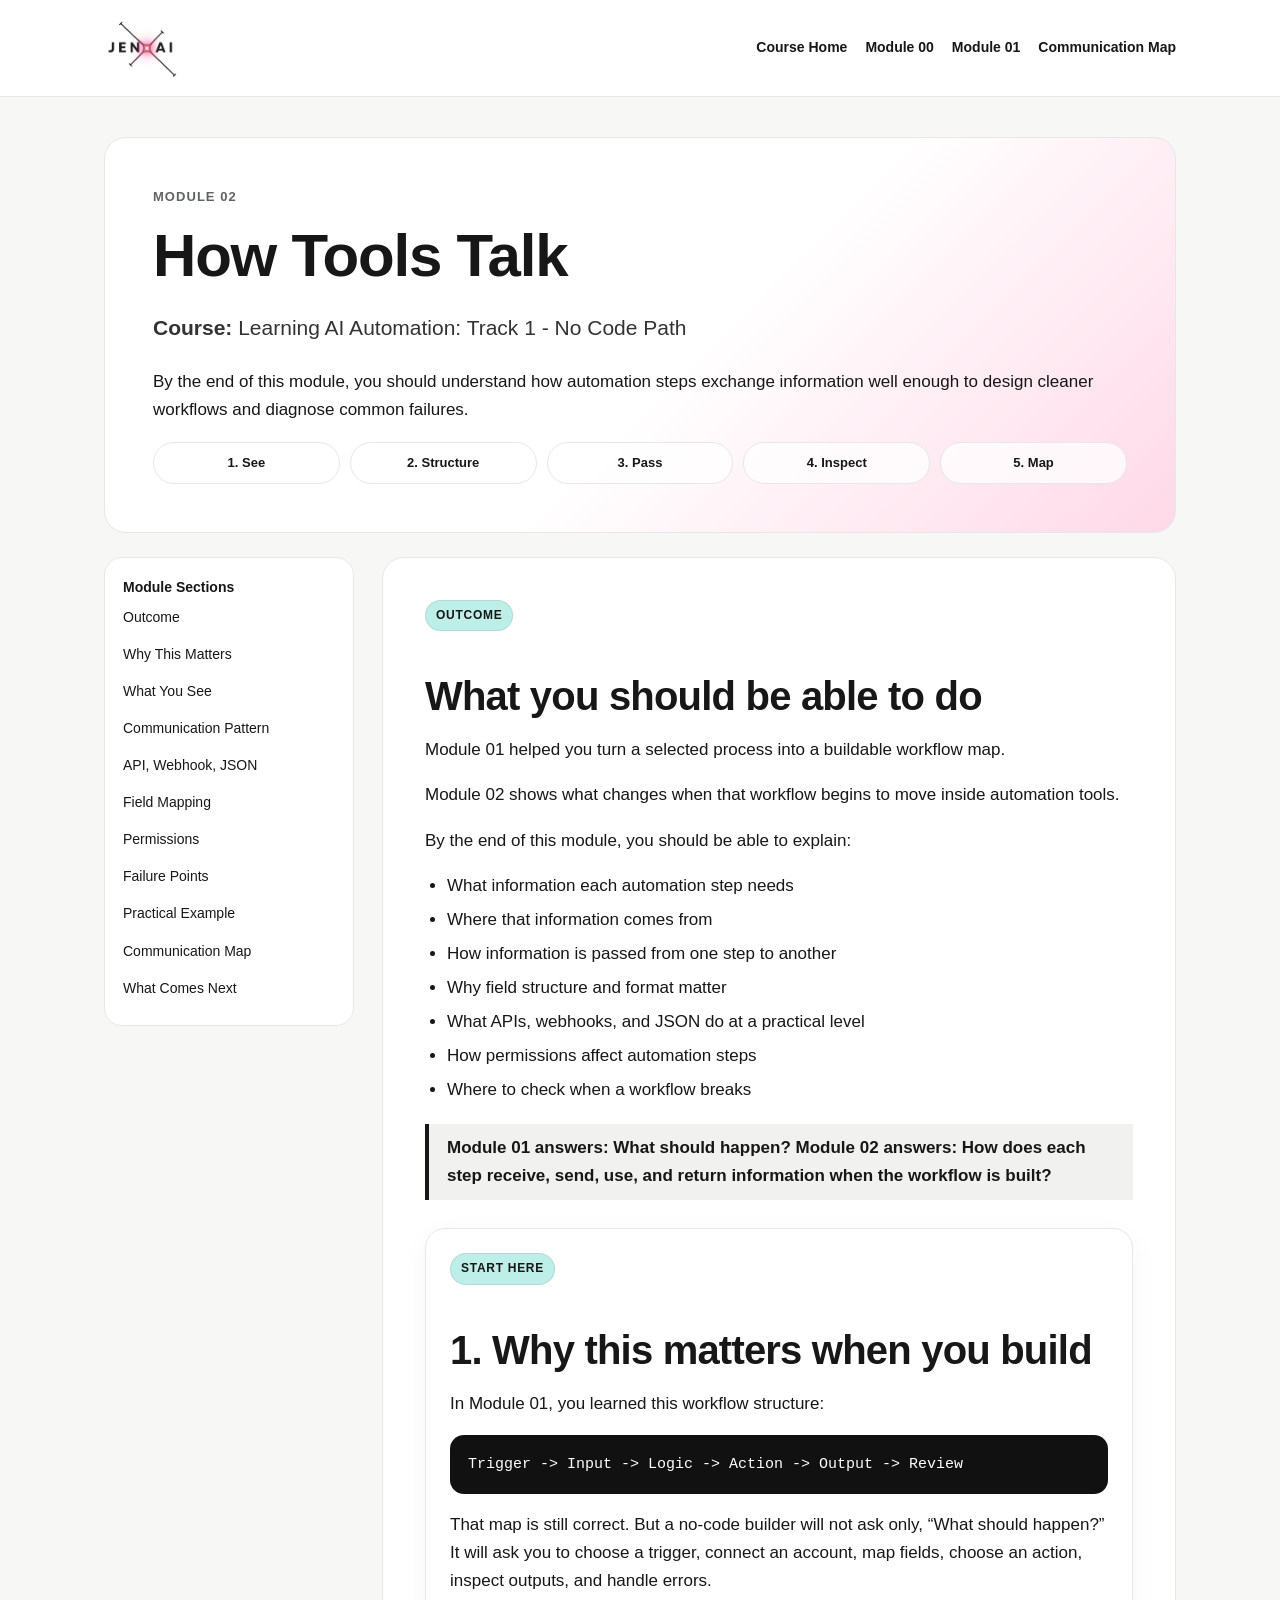
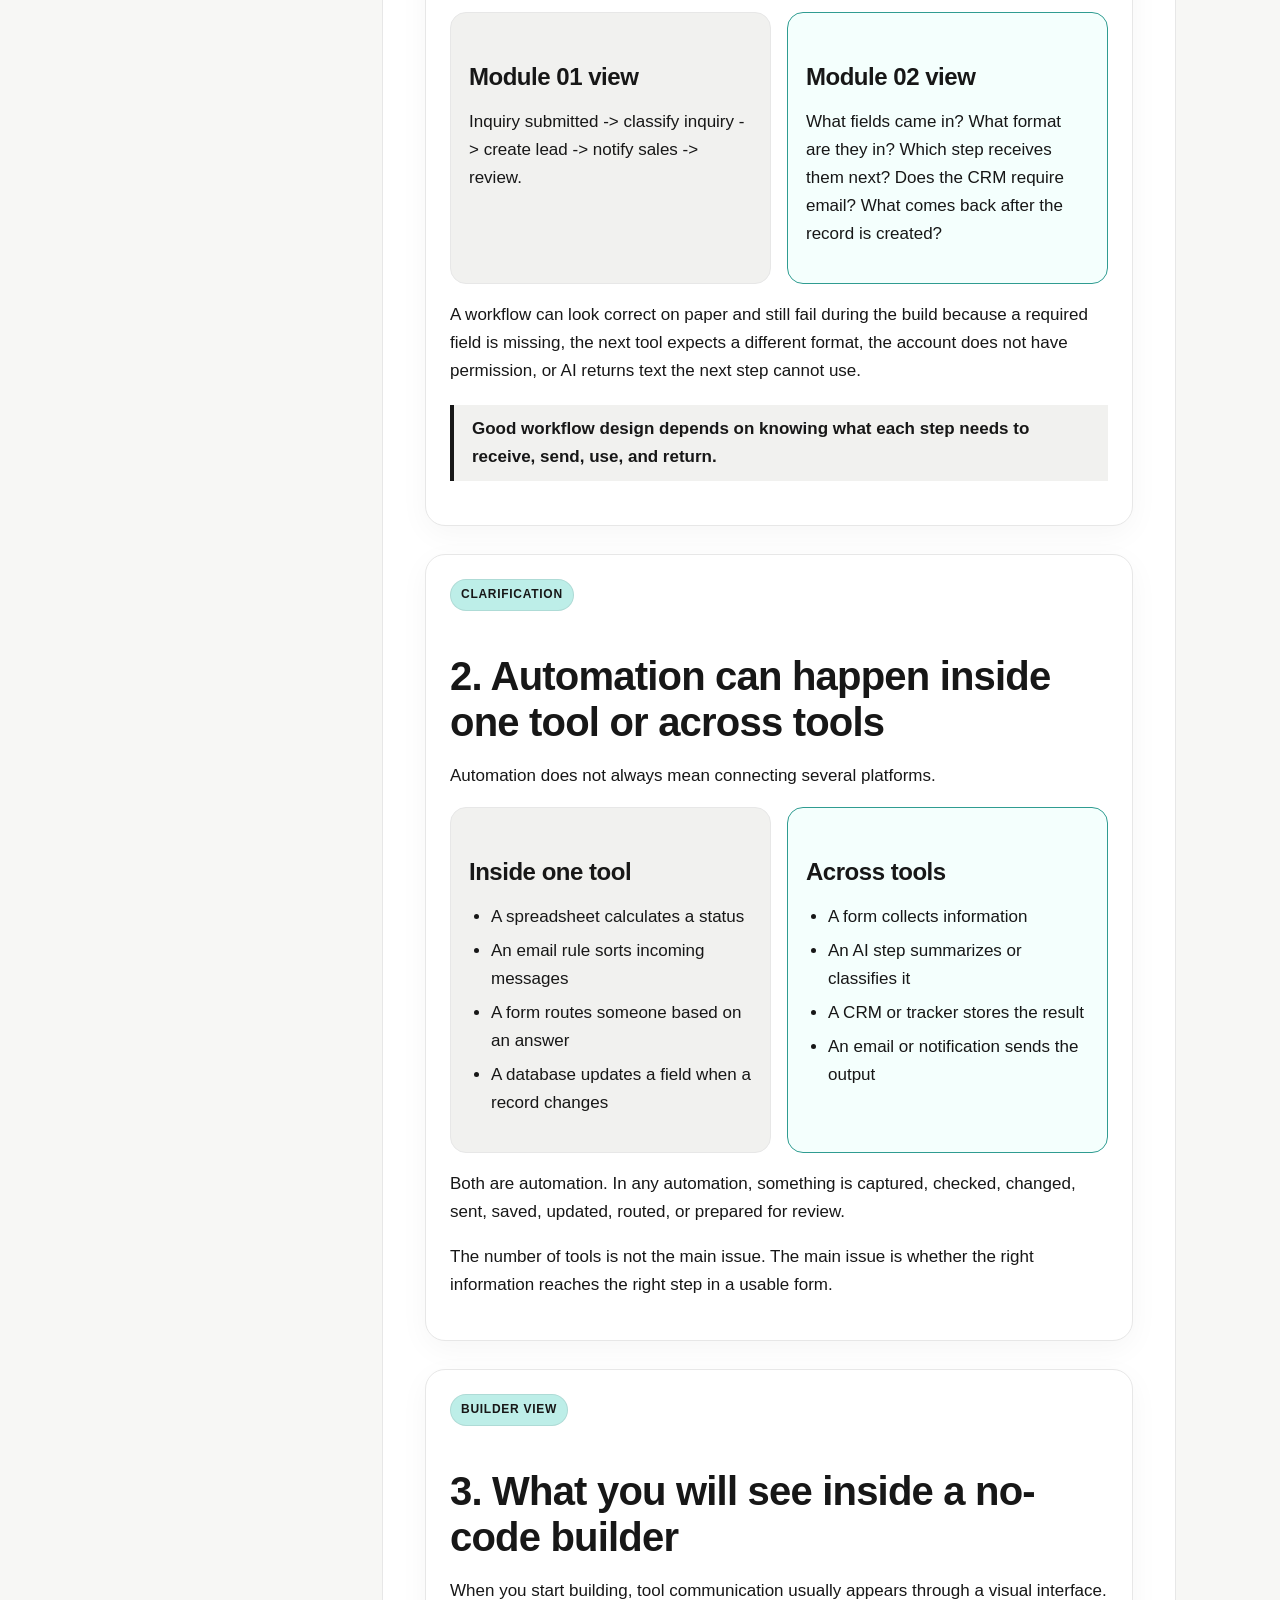
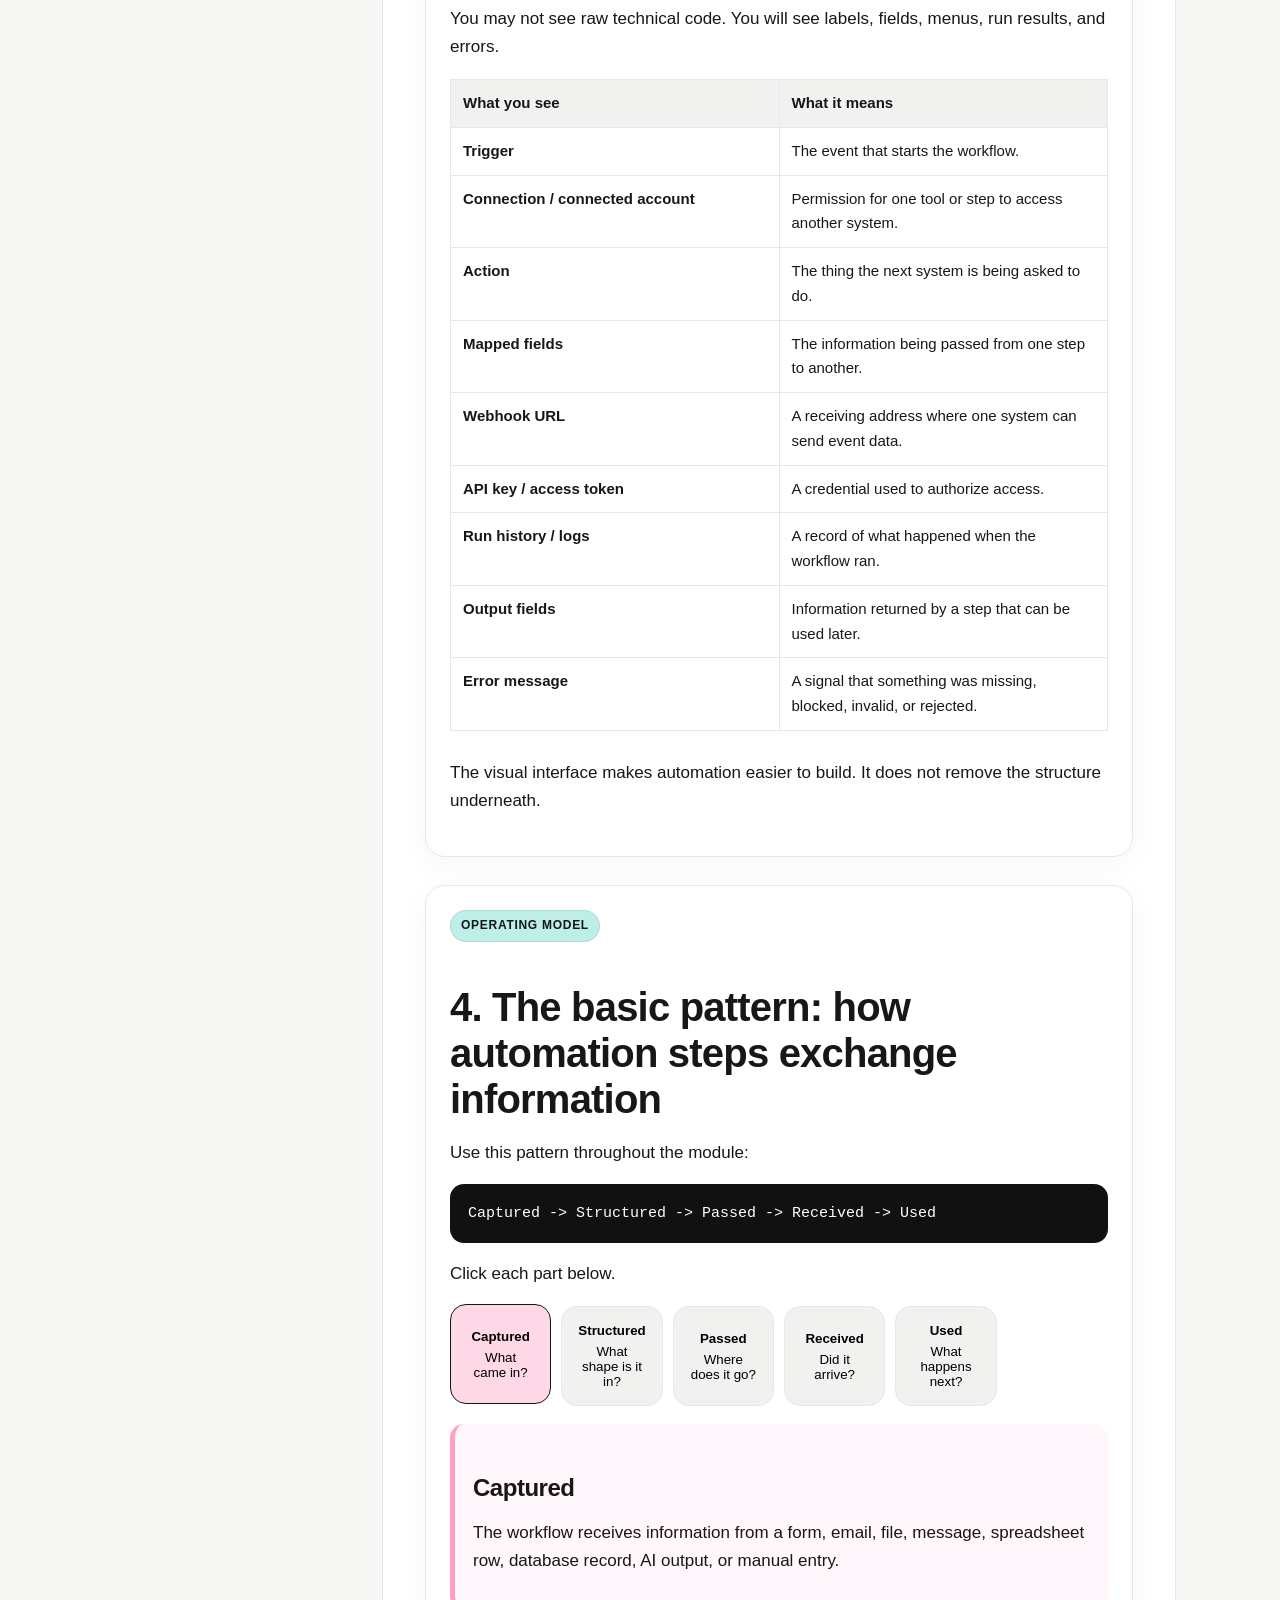
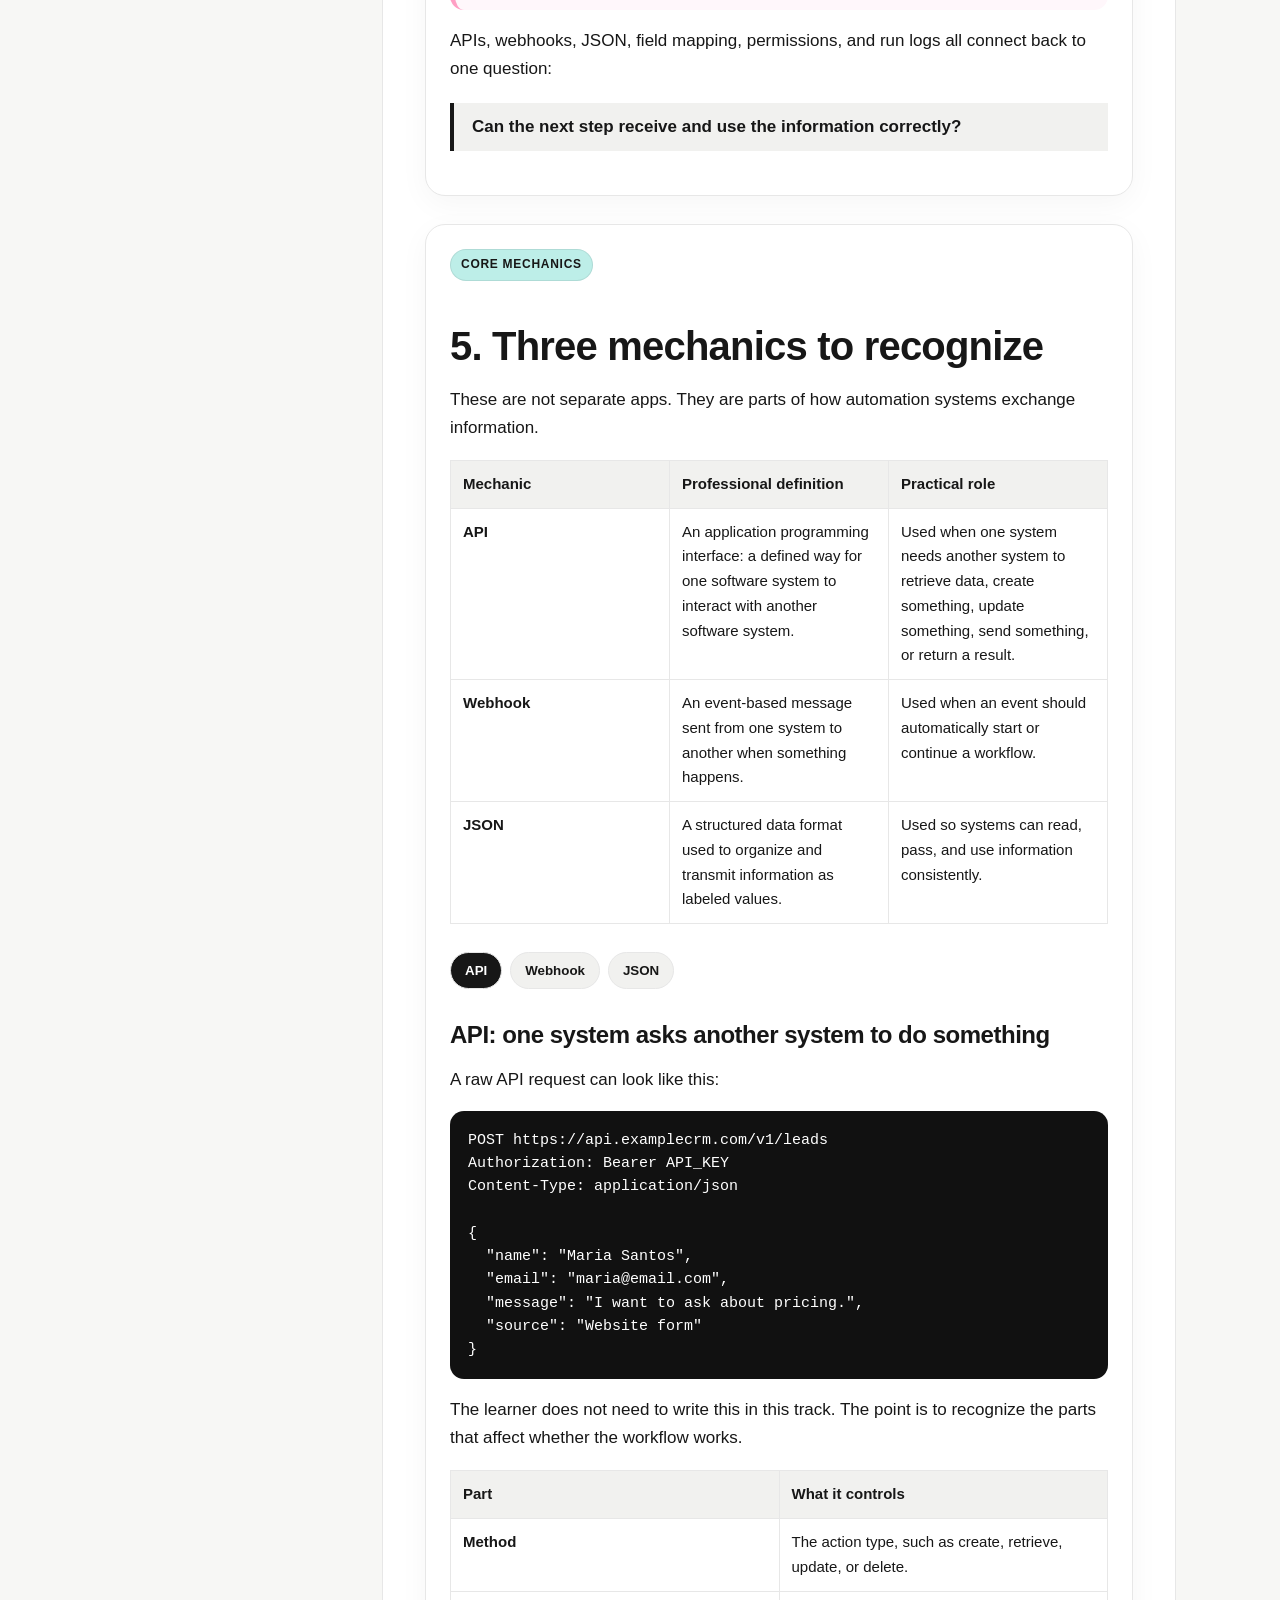
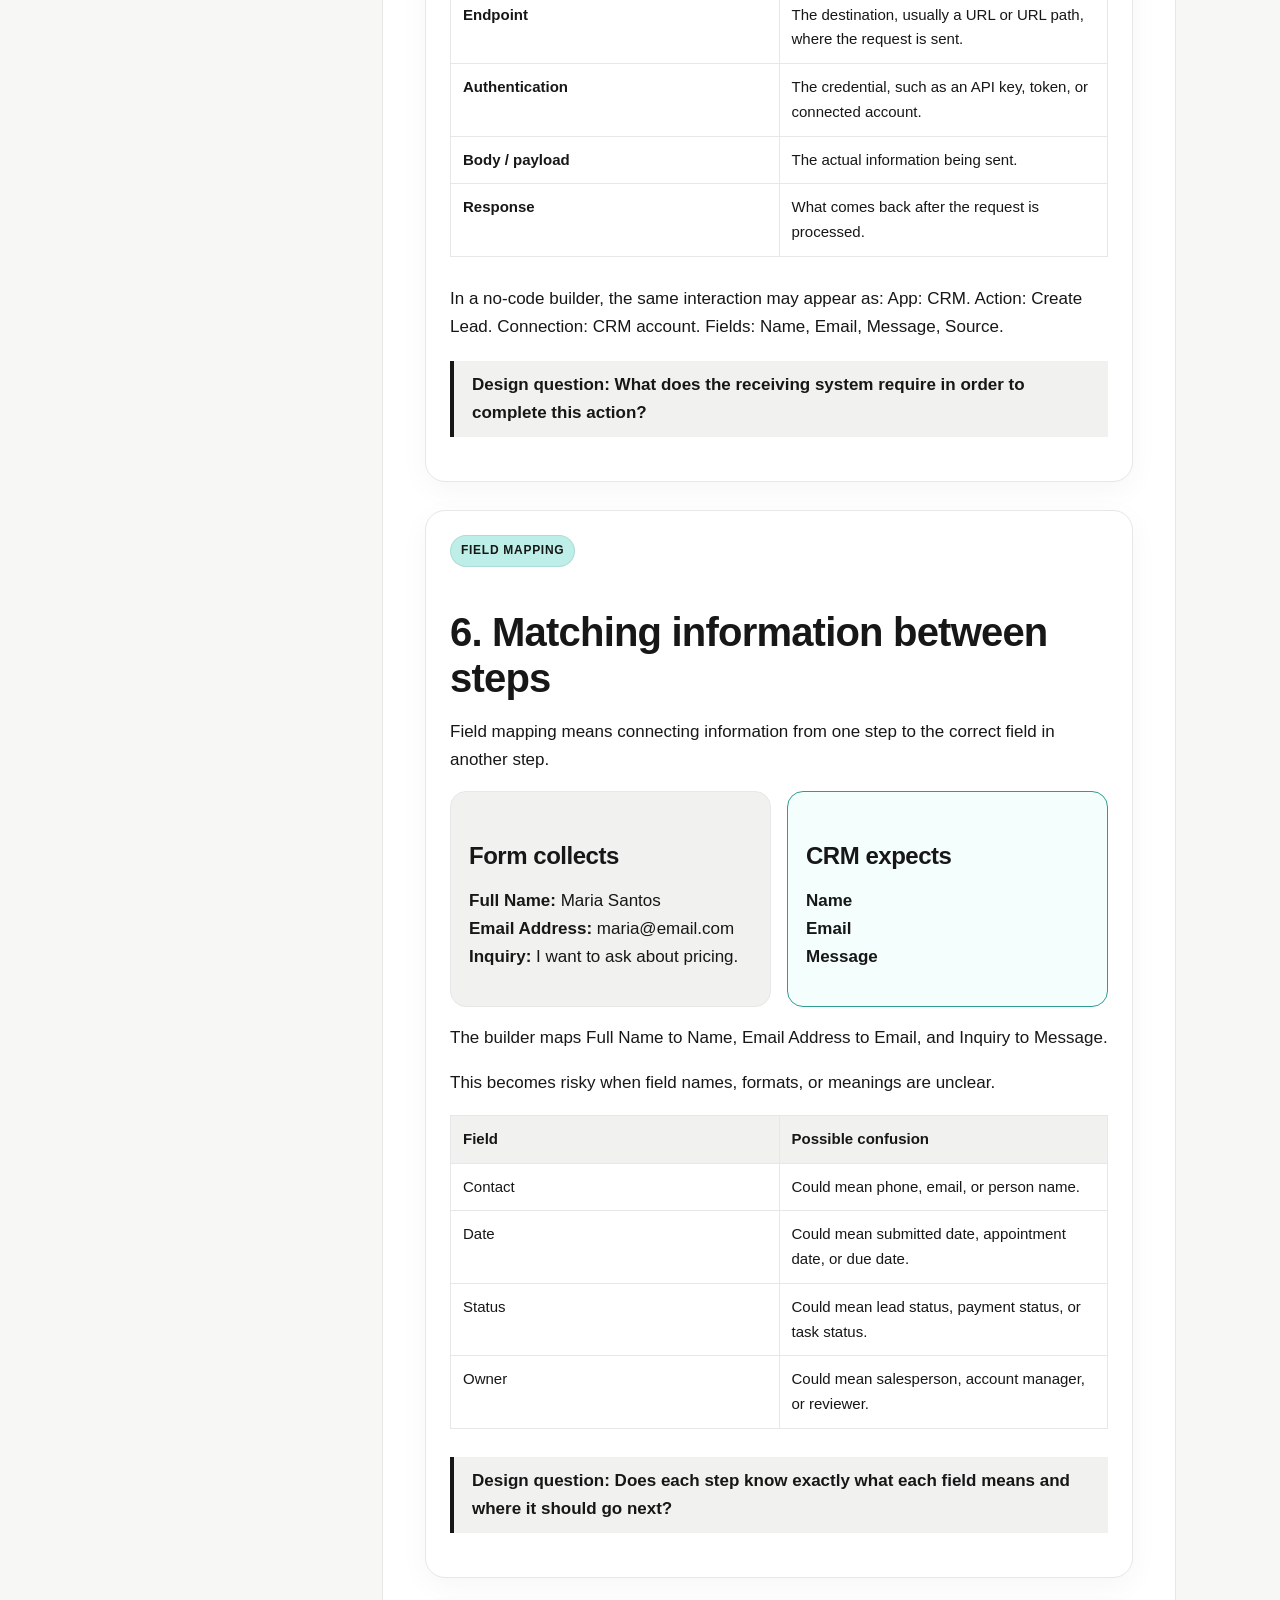
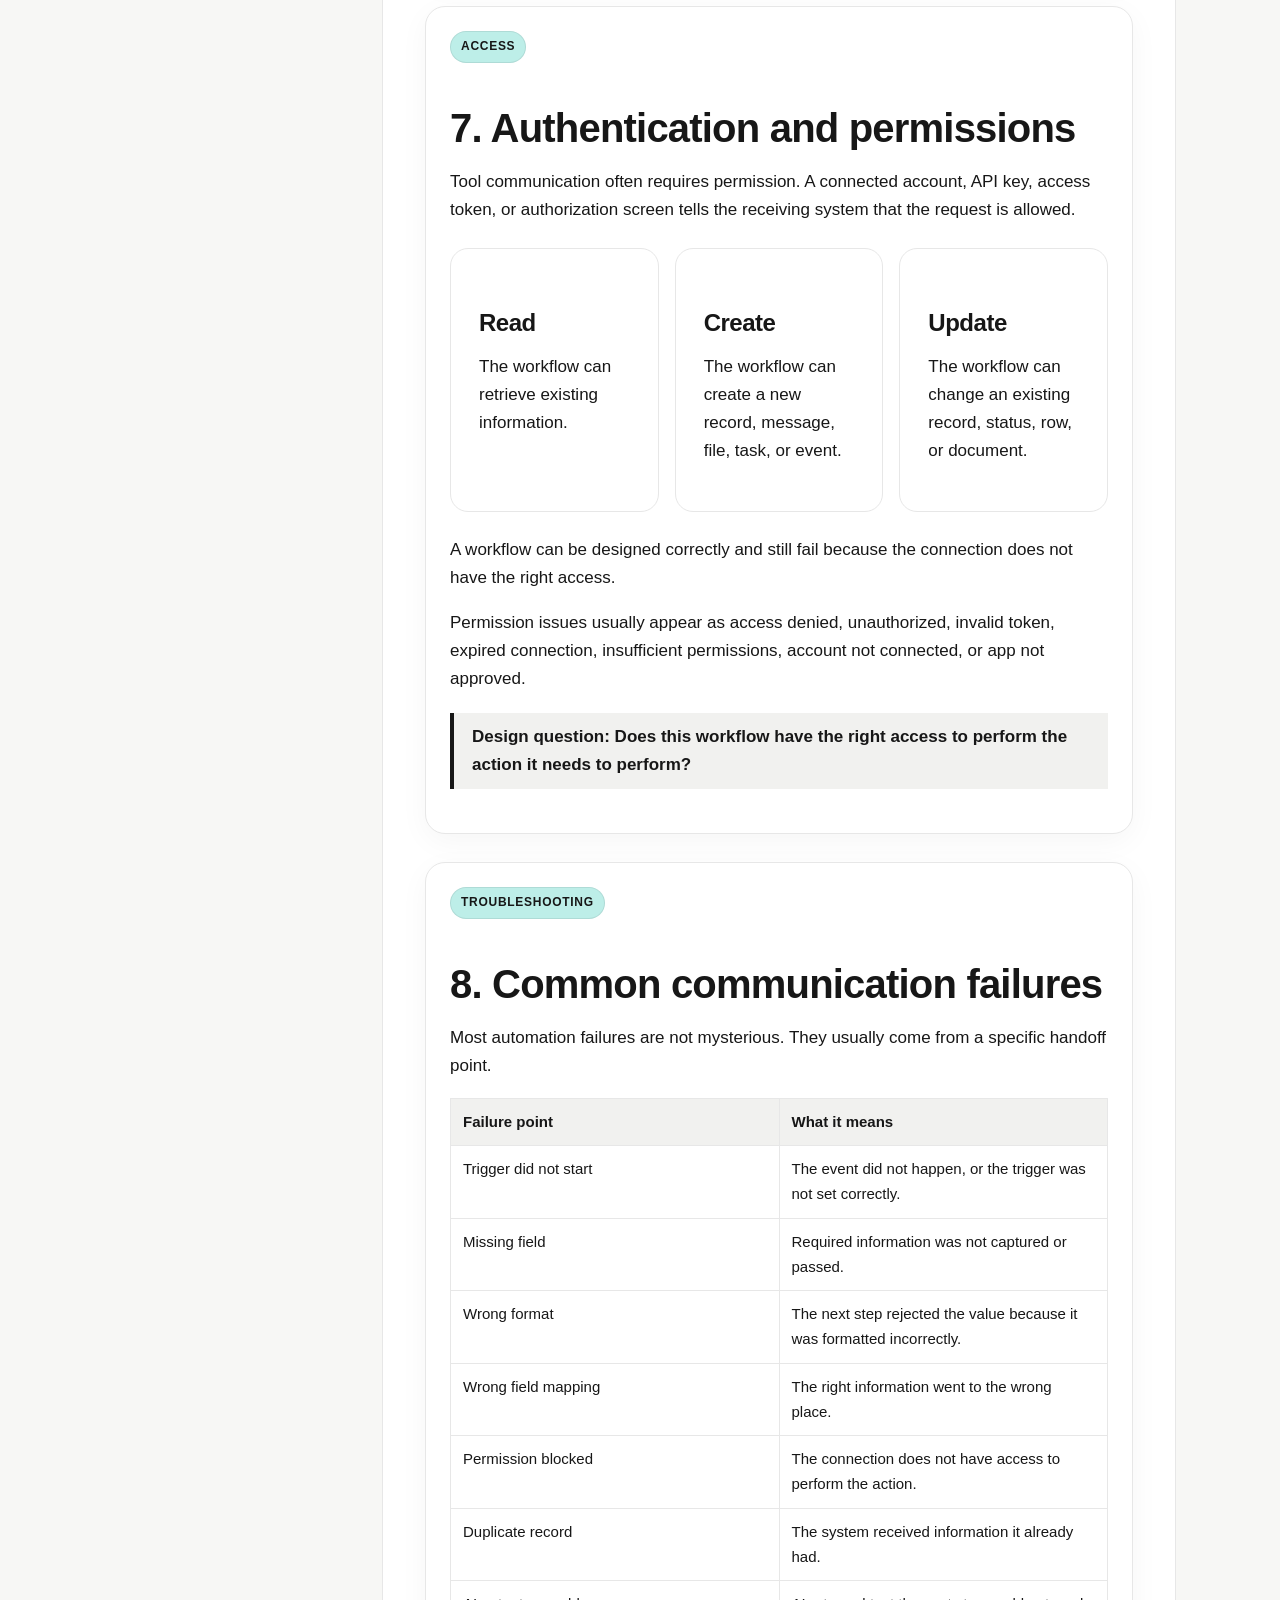
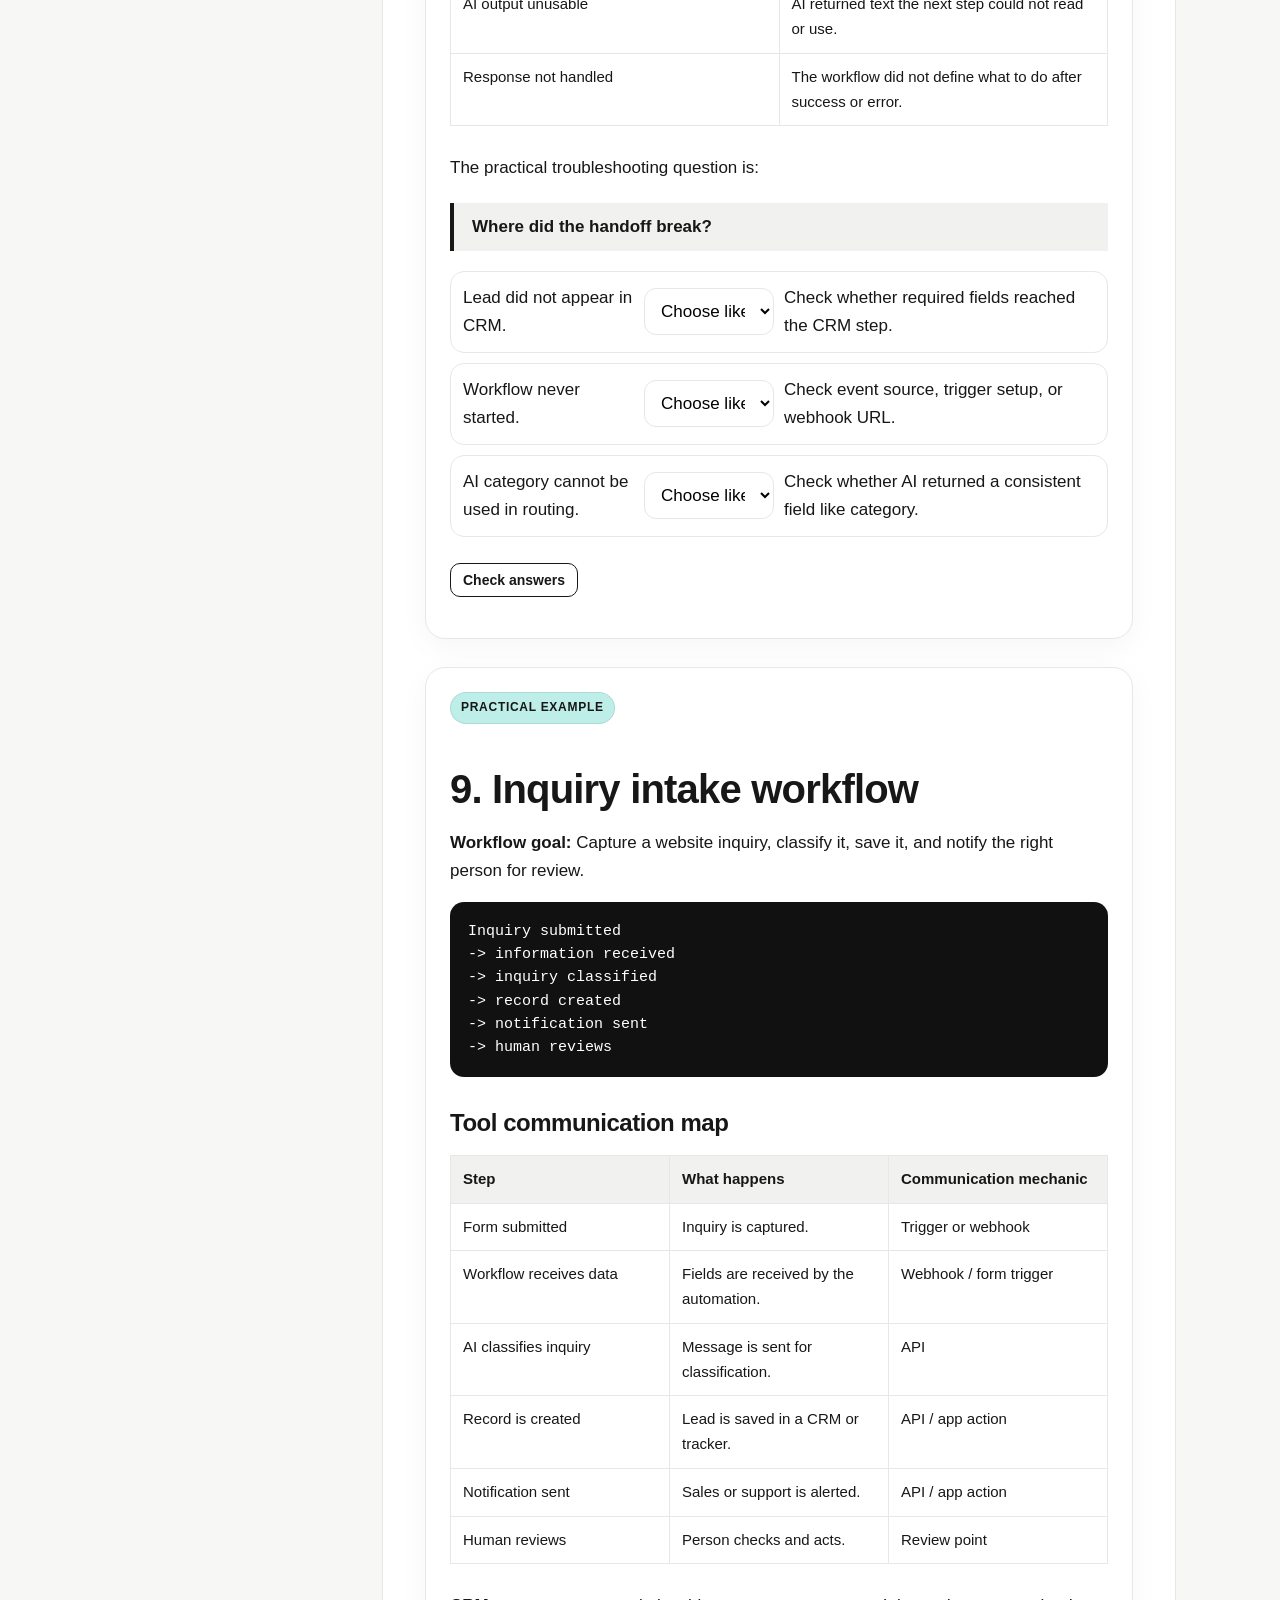
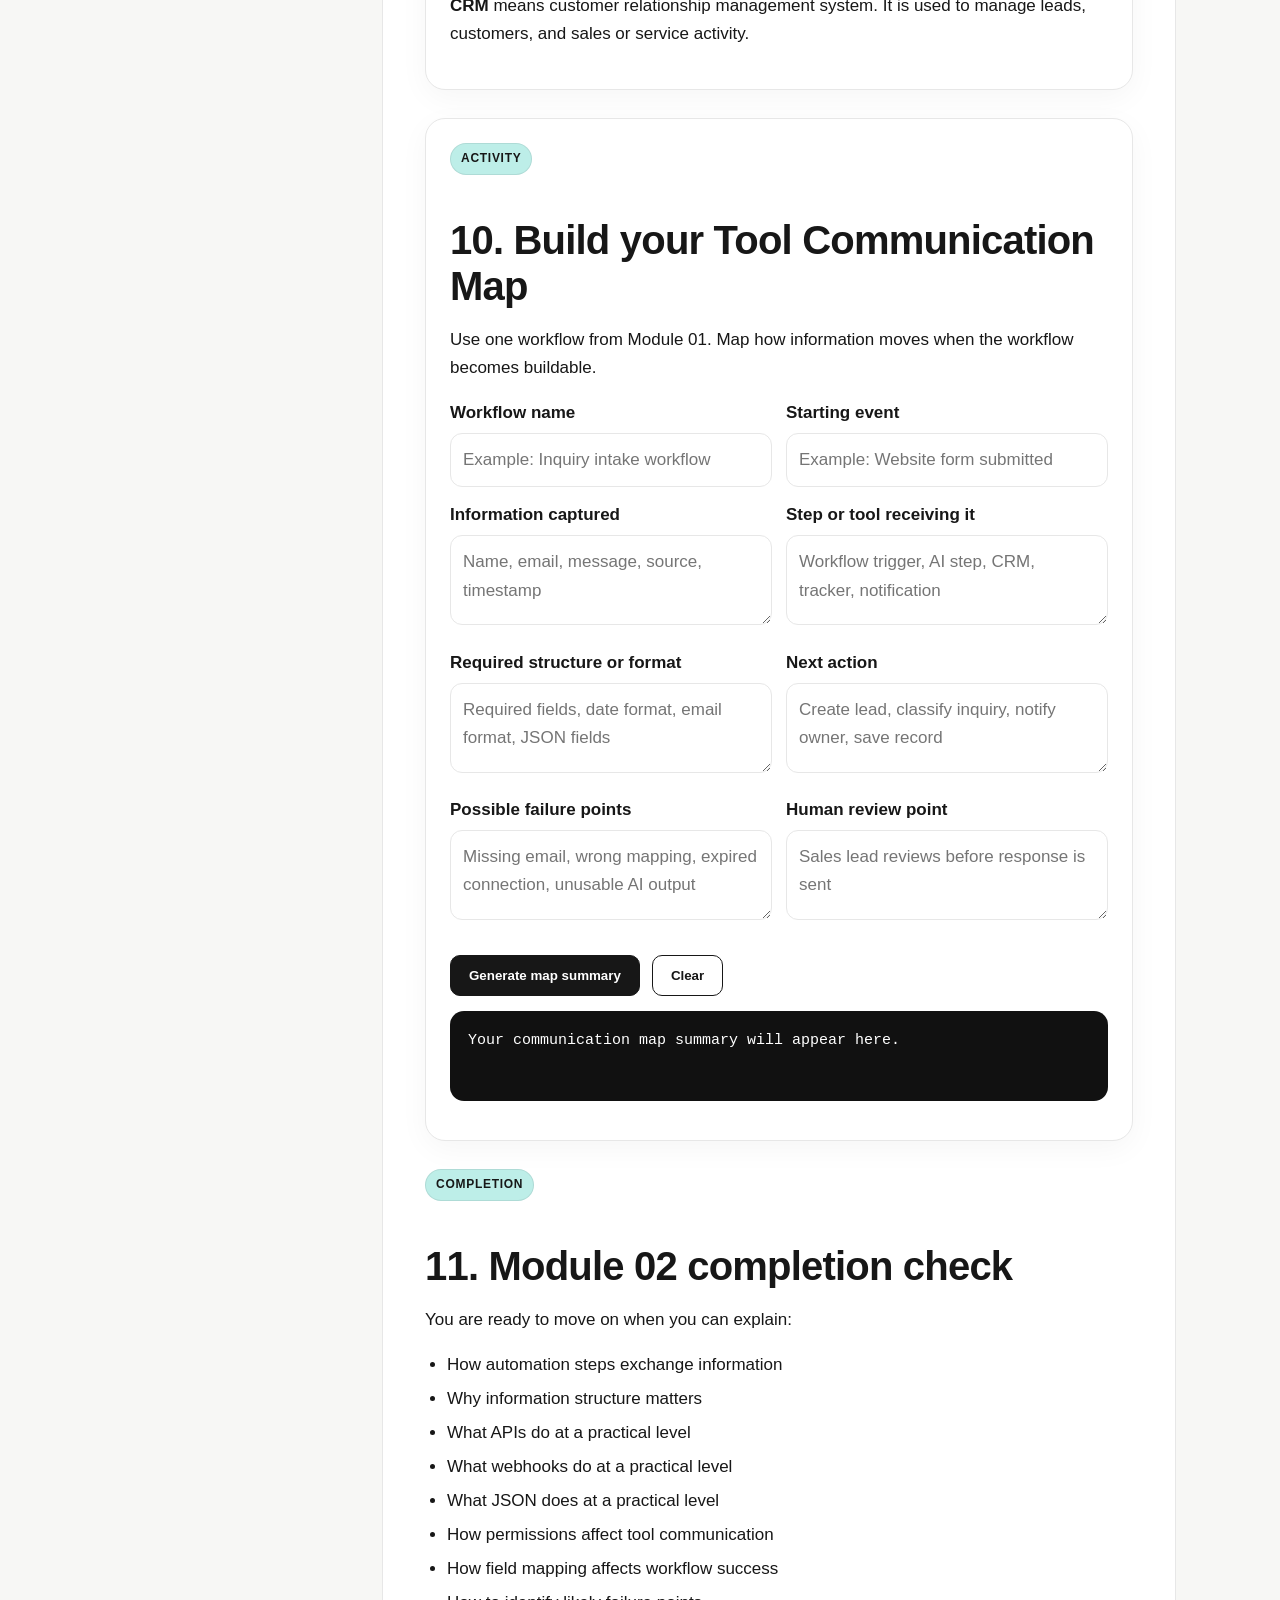
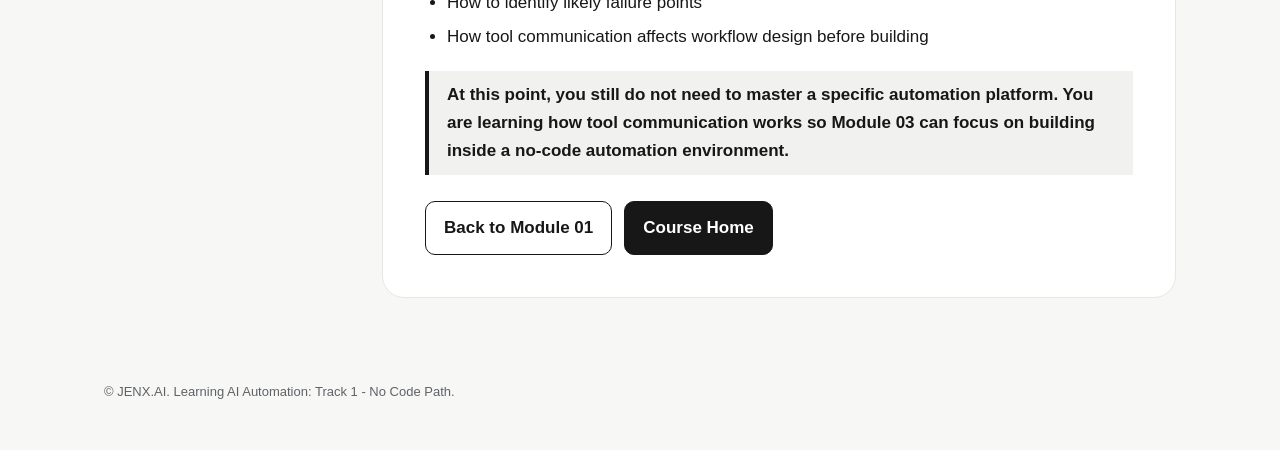
<file: module-02.html>
<!DOCTYPE html>
<html lang="en">
<head>
  <meta charset="UTF-8" />
  <meta name="viewport" content="width=device-width, initial-scale=1.0" />
  <title>Module 02 | How Tools Talk</title>
  <meta name="description" content="Module 02: How Tools Talk. Learn how automation steps exchange information through triggers, fields, APIs, webhooks, JSON, permissions, and run logs." />
  <link rel="stylesheet" href="assets/style.css" />
</head>
<body class="learning-shell">
<header>
  <div class="header-inner">
    <a href="index.html"><img class="logo" src="assets/jenx-logo.png" alt="JENX.AI logo" /></a>
    <nav class="nav">
      <a href="index.html">Course Home</a>
      <a href="module-00.html">Module 00</a>
      <a href="module-01.html">Module 01</a>
      <a href="#communication-map">Communication Map</a>
    </nav>
  </div>
</header>

<main>
  <section class="hero">
    <div class="eyebrow">Module 02</div>
    <h1>How Tools Talk</h1>
    <p class="subtitle"><strong>Course:</strong> Learning AI Automation: Track 1 - No Code Path</p>
    <p>By the end of this module, you should understand how automation steps exchange information well enough to design cleaner workflows and diagnose common failures.</p>
    <div class="lesson-map" aria-label="Module learning path">
      <span class="lesson-step">1. See</span>
      <span class="lesson-step">2. Structure</span>
      <span class="lesson-step">3. Pass</span>
      <span class="lesson-step">4. Inspect</span>
      <span class="lesson-step">5. Map</span>
    </div>
  </section>

  <div class="module-layout">
    <aside class="sidebar">
      <strong>Module Sections</strong>
      <a href="#outcome">Outcome</a>
      <a href="#why">Why This Matters</a>
      <a href="#builder-view">What You See</a>
      <a href="#pattern">Communication Pattern</a>
      <a href="#mechanics">API, Webhook, JSON</a>
      <a href="#mapping">Field Mapping</a>
      <a href="#permissions">Permissions</a>
      <a href="#failures">Failure Points</a>
      <a href="#example">Practical Example</a>
      <a href="#communication-map">Communication Map</a>
      <a href="#next">What Comes Next</a>
    </aside>

    <article class="module-content">
      <section id="outcome">
        <span class="panel-label">Outcome</span>
        <h2>What you should be able to do</h2>
        <p>Module 01 helped you turn a selected process into a buildable workflow map.</p>
        <p>Module 02 shows what changes when that workflow begins to move inside automation tools.</p>
        <p>By the end of this module, you should be able to explain:</p>
        <ul>
          <li>What information each automation step needs</li>
          <li>Where that information comes from</li>
          <li>How information is passed from one step to another</li>
          <li>Why field structure and format matter</li>
          <li>What APIs, webhooks, and JSON do at a practical level</li>
          <li>How permissions affect automation steps</li>
          <li>Where to check when a workflow breaks</li>
        </ul>
        <blockquote>Module 01 answers: What should happen? Module 02 answers: How does each step receive, send, use, and return information when the workflow is built?</blockquote>
      </section>

      <section id="why" class="interactive-panel">
        <span class="panel-label">Start here</span>
        <h2>1. Why this matters when you build</h2>
        <p>In Module 01, you learned this workflow structure:</p>
        <pre>Trigger -> Input -> Logic -> Action -> Output -> Review</pre>
        <p>That map is still correct. But a no-code builder will not ask only, “What should happen?” It will ask you to choose a trigger, connect an account, map fields, choose an action, inspect outputs, and handle errors.</p>
        <div class="two-panel">
          <div class="compare-box">
            <h3>Module 01 view</h3>
            <p>Inquiry submitted -> classify inquiry -> create lead -> notify sales -> review.</p>
          </div>
          <div class="compare-box usable">
            <h3>Module 02 view</h3>
            <p>What fields came in? What format are they in? Which step receives them next? Does the CRM require email? What comes back after the record is created?</p>
          </div>
        </div>
        <p>A workflow can look correct on paper and still fail during the build because a required field is missing, the next tool expects a different format, the account does not have permission, or AI returns text the next step cannot use.</p>
        <blockquote>Good workflow design depends on knowing what each step needs to receive, send, use, and return.</blockquote>
      </section>

      <section class="interactive-panel">
        <span class="panel-label">Clarification</span>
        <h2>2. Automation can happen inside one tool or across tools</h2>
        <p>Automation does not always mean connecting several platforms.</p>
        <div class="two-panel">
          <div class="compare-box">
            <h3>Inside one tool</h3>
            <ul>
              <li>A spreadsheet calculates a status</li>
              <li>An email rule sorts incoming messages</li>
              <li>A form routes someone based on an answer</li>
              <li>A database updates a field when a record changes</li>
            </ul>
          </div>
          <div class="compare-box usable">
            <h3>Across tools</h3>
            <ul>
              <li>A form collects information</li>
              <li>An AI step summarizes or classifies it</li>
              <li>A CRM or tracker stores the result</li>
              <li>An email or notification sends the output</li>
            </ul>
          </div>
        </div>
        <p>Both are automation. In any automation, something is captured, checked, changed, sent, saved, updated, routed, or prepared for review.</p>
        <p>The number of tools is not the main issue. The main issue is whether the right information reaches the right step in a usable form.</p>
      </section>

      <section id="builder-view" class="interactive-panel">
        <span class="panel-label">Builder View</span>
        <h2>3. What you will see inside a no-code builder</h2>
        <p>When you start building, tool communication usually appears through a visual interface. You may not see raw technical code. You will see labels, fields, menus, run results, and errors.</p>
        <table>
          <thead><tr><th>What you see</th><th>What it means</th></tr></thead>
          <tbody>
            <tr><td><strong>Trigger</strong></td><td>The event that starts the workflow.</td></tr>
            <tr><td><strong>Connection / connected account</strong></td><td>Permission for one tool or step to access another system.</td></tr>
            <tr><td><strong>Action</strong></td><td>The thing the next system is being asked to do.</td></tr>
            <tr><td><strong>Mapped fields</strong></td><td>The information being passed from one step to another.</td></tr>
            <tr><td><strong>Webhook URL</strong></td><td>A receiving address where one system can send event data.</td></tr>
            <tr><td><strong>API key / access token</strong></td><td>A credential used to authorize access.</td></tr>
            <tr><td><strong>Run history / logs</strong></td><td>A record of what happened when the workflow ran.</td></tr>
            <tr><td><strong>Output fields</strong></td><td>Information returned by a step that can be used later.</td></tr>
            <tr><td><strong>Error message</strong></td><td>A signal that something was missing, blocked, invalid, or rejected.</td></tr>
          </tbody>
        </table>
        <p>The visual interface makes automation easier to build. It does not remove the structure underneath.</p>
      </section>

      <section id="pattern" class="interactive-panel">
        <span class="panel-label">Operating Model</span>
        <h2>4. The basic pattern: how automation steps exchange information</h2>
        <p>Use this pattern throughout the module:</p>
        <pre>Captured -> Structured -> Passed -> Received -> Used</pre>
        <p>Click each part below.</p>
        <div class="system-flow" id="talkFlow">
          <button class="flow-card active" data-title="Captured" data-detail="The workflow receives information from a form, email, file, message, spreadsheet row, database record, AI output, or manual entry."><strong>Captured</strong><span>What came in?</span></button>
          <button class="flow-card" data-title="Structured" data-detail="The information is organized into fields, labels, formats, or output objects the next step can understand."><strong>Structured</strong><span>What shape is it in?</span></button>
          <button class="flow-card" data-title="Passed" data-detail="The information is sent to another step, action, system, database, AI model, or notification channel."><strong>Passed</strong><span>Where does it go?</span></button>
          <button class="flow-card" data-title="Received" data-detail="The next step receives the information and checks whether it has the fields, format, and permission needed to continue."><strong>Received</strong><span>Did it arrive?</span></button>
          <button class="flow-card" data-title="Used" data-detail="The workflow uses the information to create, update, classify, notify, route, summarize, save, or stop for review."><strong>Used</strong><span>What happens next?</span></button>
        </div>
        <div class="flow-detail" id="talkDetail">
          <h3>Captured</h3>
          <p>The workflow receives information from a form, email, file, message, spreadsheet row, database record, AI output, or manual entry.</p>
        </div>
        <p>APIs, webhooks, JSON, field mapping, permissions, and run logs all connect back to one question:</p>
        <blockquote>Can the next step receive and use the information correctly?</blockquote>
      </section>

      <section id="mechanics" class="interactive-panel">
        <span class="panel-label">Core Mechanics</span>
        <h2>5. Three mechanics to recognize</h2>
        <p>These are not separate apps. They are parts of how automation systems exchange information.</p>
        <table>
          <thead><tr><th>Mechanic</th><th>Professional definition</th><th>Practical role</th></tr></thead>
          <tbody>
            <tr><td><strong>API</strong></td><td>An application programming interface: a defined way for one software system to interact with another software system.</td><td>Used when one system needs another system to retrieve data, create something, update something, send something, or return a result.</td></tr>
            <tr><td><strong>Webhook</strong></td><td>An event-based message sent from one system to another when something happens.</td><td>Used when an event should automatically start or continue a workflow.</td></tr>
            <tr><td><strong>JSON</strong></td><td>A structured data format used to organize and transmit information as labeled values.</td><td>Used so systems can read, pass, and use information consistently.</td></tr>
          </tbody>
        </table>
        <div class="tabs" role="tablist" aria-label="Mechanic examples">
          <button class="tab-btn active" data-tab="apiTab">API</button>
          <button class="tab-btn" data-tab="webhookTab">Webhook</button>
          <button class="tab-btn" data-tab="jsonTab">JSON</button>
        </div>
        <div id="apiTab" class="tab-panel active">
          <h3>API: one system asks another system to do something</h3>
          <p>A raw API request can look like this:</p>
          <pre>POST https://api.examplecrm.com/v1/leads
Authorization: Bearer API_KEY
Content-Type: application/json

{
  "name": "Maria Santos",
  "email": "maria@email.com",
  "message": "I want to ask about pricing.",
  "source": "Website form"
}</pre>
          <p>The learner does not need to write this in this track. The point is to recognize the parts that affect whether the workflow works.</p>
          <table>
            <thead><tr><th>Part</th><th>What it controls</th></tr></thead>
            <tbody>
              <tr><td><strong>Method</strong></td><td>The action type, such as create, retrieve, update, or delete.</td></tr>
              <tr><td><strong>Endpoint</strong></td><td>The destination, usually a URL or URL path, where the request is sent.</td></tr>
              <tr><td><strong>Authentication</strong></td><td>The credential, such as an API key, token, or connected account.</td></tr>
              <tr><td><strong>Body / payload</strong></td><td>The actual information being sent.</td></tr>
              <tr><td><strong>Response</strong></td><td>What comes back after the request is processed.</td></tr>
            </tbody>
          </table>
          <p>In a no-code builder, the same interaction may appear as: App: CRM. Action: Create Lead. Connection: CRM account. Fields: Name, Email, Message, Source.</p>
          <blockquote>Design question: What does the receiving system require in order to complete this action?</blockquote>
        </div>
        <div id="webhookTab" class="tab-panel">
          <h3>Webhook: one system tells another system something happened</h3>
          <p>A webhook is commonly used when an event should start or continue a workflow.</p>
          <pre>This happened. Here is the information.</pre>
          <p>Example events: form submitted, payment received, file uploaded, new message arrived, status changed, booking created, lead captured.</p>
          <p>In no-code tools, a webhook may appear as a webhook URL, custom webhook, trigger URL, instant trigger, “send data to this URL,” or “watch for incoming data.”</p>
          <pre>https://hook.exampleautomation.com/abc123</pre>
          <blockquote>Design question: What event should start or continue the workflow, and what information must come with that event?</blockquote>
        </div>
        <div id="jsonTab" class="tab-panel">
          <h3>JSON: information organized as labeled values</h3>
          <p>JSON is a common structure for information being passed between automation steps.</p>
          <pre>{
  "category": "sales",
  "urgency": "normal",
  "summary": "Maria is asking about pricing.",
  "recommended_owner": "Sales Team"
}</pre>
          <p>This matters because the next step can use <strong>category</strong> for routing, <strong>urgency</strong> for escalation, <strong>summary</strong> for the notification, and <strong>recommended_owner</strong> for assignment.</p>
          <blockquote>Design question: What labels and formats does the next step need in order to use the information correctly?</blockquote>
        </div>
      </section>

      <section id="mapping" class="interactive-panel">
        <span class="panel-label">Field Mapping</span>
        <h2>6. Matching information between steps</h2>
        <p>Field mapping means connecting information from one step to the correct field in another step.</p>
        <div class="two-panel">
          <div class="compare-box">
            <h3>Form collects</h3>
            <p><strong>Full Name:</strong> Maria Santos<br />
            <strong>Email Address:</strong> maria@email.com<br />
            <strong>Inquiry:</strong> I want to ask about pricing.</p>
          </div>
          <div class="compare-box usable">
            <h3>CRM expects</h3>
            <p><strong>Name</strong><br />
            <strong>Email</strong><br />
            <strong>Message</strong></p>
          </div>
        </div>
        <p>The builder maps Full Name to Name, Email Address to Email, and Inquiry to Message.</p>
        <p>This becomes risky when field names, formats, or meanings are unclear.</p>
        <table>
          <thead><tr><th>Field</th><th>Possible confusion</th></tr></thead>
          <tbody>
            <tr><td>Contact</td><td>Could mean phone, email, or person name.</td></tr>
            <tr><td>Date</td><td>Could mean submitted date, appointment date, or due date.</td></tr>
            <tr><td>Status</td><td>Could mean lead status, payment status, or task status.</td></tr>
            <tr><td>Owner</td><td>Could mean salesperson, account manager, or reviewer.</td></tr>
          </tbody>
        </table>
        <blockquote>Design question: Does each step know exactly what each field means and where it should go next?</blockquote>
      </section>

      <section id="permissions" class="interactive-panel">
        <span class="panel-label">Access</span>
        <h2>7. Authentication and permissions</h2>
        <p>Tool communication often requires permission. A connected account, API key, access token, or authorization screen tells the receiving system that the request is allowed.</p>
        <div class="grid">
          <div class="card"><h3>Read</h3><p>The workflow can retrieve existing information.</p></div>
          <div class="card"><h3>Create</h3><p>The workflow can create a new record, message, file, task, or event.</p></div>
          <div class="card"><h3>Update</h3><p>The workflow can change an existing record, status, row, or document.</p></div>
        </div>
        <p>A workflow can be designed correctly and still fail because the connection does not have the right access.</p>
        <p>Permission issues usually appear as access denied, unauthorized, invalid token, expired connection, insufficient permissions, account not connected, or app not approved.</p>
        <blockquote>Design question: Does this workflow have the right access to perform the action it needs to perform?</blockquote>
      </section>

      <section id="failures" class="interactive-panel">
        <span class="panel-label">Troubleshooting</span>
        <h2>8. Common communication failures</h2>
        <p>Most automation failures are not mysterious. They usually come from a specific handoff point.</p>
        <table>
          <thead><tr><th>Failure point</th><th>What it means</th></tr></thead>
          <tbody>
            <tr><td>Trigger did not start</td><td>The event did not happen, or the trigger was not set correctly.</td></tr>
            <tr><td>Missing field</td><td>Required information was not captured or passed.</td></tr>
            <tr><td>Wrong format</td><td>The next step rejected the value because it was formatted incorrectly.</td></tr>
            <tr><td>Wrong field mapping</td><td>The right information went to the wrong place.</td></tr>
            <tr><td>Permission blocked</td><td>The connection does not have access to perform the action.</td></tr>
            <tr><td>Duplicate record</td><td>The system received information it already had.</td></tr>
            <tr><td>AI output unusable</td><td>AI returned text the next step could not read or use.</td></tr>
            <tr><td>Response not handled</td><td>The workflow did not define what to do after success or error.</td></tr>
          </tbody>
        </table>
        <p>The practical troubleshooting question is:</p>
        <blockquote>Where did the handoff break?</blockquote>
        <div class="checklist" id="failureQuiz">
          <div class="check-row"><span>Lead did not appear in CRM.</span><select data-answer="missing"><option value="">Choose likely cause</option><option value="trigger">Trigger</option><option value="missing">Missing field or mapping</option><option value="ai">AI output</option></select><span>Check whether required fields reached the CRM step.</span></div>
          <div class="check-row"><span>Workflow never started.</span><select data-answer="trigger"><option value="">Choose likely cause</option><option value="trigger">Trigger/webhook</option><option value="permission">Permission</option><option value="json">JSON</option></select><span>Check event source, trigger setup, or webhook URL.</span></div>
          <div class="check-row"><span>AI category cannot be used in routing.</span><select data-answer="ai"><option value="">Choose likely cause</option><option value="trigger">Trigger</option><option value="ai">Unstructured AI output</option><option value="permission">Permission</option></select><span>Check whether AI returned a consistent field like category.</span></div>
        </div>
        <div class="button-row"><button class="button small" id="checkFailureQuiz">Check answers</button></div>
        <p class="mini-score" id="failureQuizResult"></p>
      </section>

      <section id="example" class="interactive-panel">
        <span class="panel-label">Practical Example</span>
        <h2>9. Inquiry intake workflow</h2>
        <p><strong>Workflow goal:</strong> Capture a website inquiry, classify it, save it, and notify the right person for review.</p>
        <pre>Inquiry submitted
-> information received
-> inquiry classified
-> record created
-> notification sent
-> human reviews</pre>
        <h3>Tool communication map</h3>
        <table>
          <thead><tr><th>Step</th><th>What happens</th><th>Communication mechanic</th></tr></thead>
          <tbody>
            <tr><td>Form submitted</td><td>Inquiry is captured.</td><td>Trigger or webhook</td></tr>
            <tr><td>Workflow receives data</td><td>Fields are received by the automation.</td><td>Webhook / form trigger</td></tr>
            <tr><td>AI classifies inquiry</td><td>Message is sent for classification.</td><td>API</td></tr>
            <tr><td>Record is created</td><td>Lead is saved in a CRM or tracker.</td><td>API / app action</td></tr>
            <tr><td>Notification sent</td><td>Sales or support is alerted.</td><td>API / app action</td></tr>
            <tr><td>Human reviews</td><td>Person checks and acts.</td><td>Review point</td></tr>
          </tbody>
        </table>
        <p><strong>CRM</strong> means customer relationship management system. It is used to manage leads, customers, and sales or service activity.</p>
      </section>

      <section id="communication-map" class="interactive-panel">
        <span class="panel-label">Activity</span>
        <h2>10. Build your Tool Communication Map</h2>
        <p>Use one workflow from Module 01. Map how information moves when the workflow becomes buildable.</p>
        <div class="builder-grid">
          <div class="field-block"><label for="workflowName">Workflow name</label><input id="workflowName" placeholder="Example: Inquiry intake workflow" /></div>
          <div class="field-block"><label for="startEvent">Starting event</label><input id="startEvent" placeholder="Example: Website form submitted" /></div>
          <div class="field-block"><label for="capturedInfo">Information captured</label><textarea id="capturedInfo" placeholder="Name, email, message, source, timestamp"></textarea></div>
          <div class="field-block"><label for="receivingStep">Step or tool receiving it</label><textarea id="receivingStep" placeholder="Workflow trigger, AI step, CRM, tracker, notification"></textarea></div>
          <div class="field-block"><label for="requiredStructure">Required structure or format</label><textarea id="requiredStructure" placeholder="Required fields, date format, email format, JSON fields"></textarea></div>
          <div class="field-block"><label for="nextAction">Next action</label><textarea id="nextAction" placeholder="Create lead, classify inquiry, notify owner, save record"></textarea></div>
          <div class="field-block"><label for="failurePoints">Possible failure points</label><textarea id="failurePoints" placeholder="Missing email, wrong mapping, expired connection, unusable AI output"></textarea></div>
          <div class="field-block"><label for="reviewPoint">Human review point</label><textarea id="reviewPoint" placeholder="Sales lead reviews before response is sent"></textarea></div>
        </div>
        <div class="button-row">
          <button class="button primary" id="generateMap">Generate map summary</button>
          <button class="button" id="clearMap">Clear</button>
        </div>
        <pre class="output-box" id="mapOutput">Your communication map summary will appear here.</pre>
      </section>

      <section id="next">
        <span class="panel-label">Completion</span>
        <h2>11. Module 02 completion check</h2>
        <p>You are ready to move on when you can explain:</p>
        <ul>
          <li>How automation steps exchange information</li>
          <li>Why information structure matters</li>
          <li>What APIs do at a practical level</li>
          <li>What webhooks do at a practical level</li>
          <li>What JSON does at a practical level</li>
          <li>How permissions affect tool communication</li>
          <li>How field mapping affects workflow success</li>
          <li>How to identify likely failure points</li>
          <li>How tool communication affects workflow design before building</li>
        </ul>
        <blockquote>At this point, you still do not need to master a specific automation platform. You are learning how tool communication works so Module 03 can focus on building inside a no-code automation environment.</blockquote>
        <div class="button-row">
          <a class="button" href="module-01.html">Back to Module 01</a>
          <a class="button primary" href="index.html">Course Home</a>
        </div>
      </section>
    </article>
  </div>
</main>

<footer>
  <p>© JENX.AI. Learning AI Automation: Track 1 - No Code Path.</p>
</footer>

<script>
const flowButtons = document.querySelectorAll('#talkFlow .flow-card');
const detail = document.getElementById('talkDetail');
flowButtons.forEach(button => {
  button.addEventListener('click', () => {
    flowButtons.forEach(item => item.classList.remove('active'));
    button.classList.add('active');
    detail.innerHTML = '<h3>' + button.dataset.title + '</h3><p>' + button.dataset.detail + '</p>';
  });
});

const tabButtons = document.querySelectorAll('.tab-btn');
tabButtons.forEach(button => {
  button.addEventListener('click', () => {
    tabButtons.forEach(item => item.classList.remove('active'));
    document.querySelectorAll('.tab-panel').forEach(panel => panel.classList.remove('active'));
    button.classList.add('active');
    document.getElementById(button.dataset.tab).classList.add('active');
  });
});

document.getElementById('checkFailureQuiz').addEventListener('click', () => {
  const selects = document.querySelectorAll('#failureQuiz select');
  let correct = 0;
  selects.forEach(select => {
    if (select.value === select.dataset.answer) correct++;
  });
  const result = document.getElementById('failureQuizResult');
  result.textContent = 'Score: ' + correct + ' of ' + selects.length + '. Review any missed item by asking: Where did the handoff break?';
});

const fields = ['workflowName','startEvent','capturedInfo','receivingStep','requiredStructure','nextAction','failurePoints','reviewPoint'];
document.getElementById('generateMap').addEventListener('click', () => {
  const value = id => document.getElementById(id).value.trim() || '[not defined]';
  const output = `Tool Communication Map\n\nWorkflow: ${value('workflowName')}\nStarting event: ${value('startEvent')}\n\nInformation captured:\n${value('capturedInfo')}\n\nReceiving step or tool:\n${value('receivingStep')}\n\nRequired structure or format:\n${value('requiredStructure')}\n\nNext action:\n${value('nextAction')}\n\nPossible failure points:\n${value('failurePoints')}\n\nHuman review point:\n${value('reviewPoint')}\n\nBuild check: Can the next step receive and use the information correctly?`;
  document.getElementById('mapOutput').textContent = output;
});

document.getElementById('clearMap').addEventListener('click', () => {
  fields.forEach(id => document.getElementById(id).value = '');
  document.getElementById('mapOutput').textContent = 'Your communication map summary will appear here.';
});
</script>
</body>
</html>
</file>
<file: assets/style.css>
:root {
  --ink: #171717;
  --muted: #5f6368;
  --line: #e7e7e7;
  --bg: #f7f7f5;
  --card: #ffffff;
  --soft: #f1f1ef;
  --pink: #ffd8e7;
  --pink-strong: #ff9fc4;
  --teal: #bdeee8;
  --teal-strong: #2f9c91;
  --warn: #fff4cc;
  --danger: #ffe2e2;
  --ok: #e1f7e8;
  --max: 1120px;
}
* { box-sizing: border-box; }
html { scroll-behavior: smooth; }
body {
  margin: 0;
  font-family: Arial, Helvetica, sans-serif;
  color: var(--ink);
  background: var(--bg);
  line-height: 1.65;
  font-size: 17px;
}
a { color: var(--ink); }
header {
  background: var(--card);
  border-bottom: 1px solid var(--line);
  position: sticky;
  top: 0;
  z-index: 20;
}
.header-inner {
  max-width: var(--max);
  margin: 0 auto;
  padding: 16px 24px;
  display: flex;
  justify-content: space-between;
  align-items: center;
  gap: 18px;
}
.logo {
  height: 64px;
  width: auto;
  display: block;
}
.nav {
  display: flex;
  gap: 18px;
  align-items: center;
  font-size: 14px;
}
.nav a {
  text-decoration: none;
  color: var(--ink);
  font-weight: 600;
}
.nav a:hover { text-decoration: underline; }
main {
  max-width: var(--max);
  margin: 0 auto;
  padding: 40px 24px 70px;
}
.hero {
  background: var(--card);
  border: 1px solid var(--line);
  border-radius: 22px;
  padding: 48px;
  margin-bottom: 24px;
}
.eyebrow {
  text-transform: uppercase;
  letter-spacing: .08em;
  color: var(--muted);
  font-size: 13px;
  font-weight: 700;
  margin-bottom: 14px;
}
h1, h2, h3, h4 {
  line-height: 1.15;
  letter-spacing: -0.02em;
}
h1 {
  font-size: clamp(34px, 6vw, 60px);
  margin: 0 0 18px;
}
h2 {
  font-size: clamp(28px, 4vw, 40px);
  margin: 42px 0 16px;
}
h3 {
  font-size: 24px;
  margin: 32px 0 12px;
}
h4 {
  font-size: 19px;
  margin: 24px 0 10px;
}
.subtitle {
  font-size: 21px;
  color: #333;
  max-width: 820px;
  margin-bottom: 22px;
}
.card {
  background: var(--card);
  border: 1px solid var(--line);
  border-radius: 18px;
  padding: 28px;
  margin-bottom: 22px;
}
.grid {
  display: grid;
  grid-template-columns: repeat(3, minmax(0, 1fr));
  gap: 16px;
  margin: 24px 0;
}
.grid .card { margin: 0; }
.button-row {
  display: flex;
  flex-wrap: wrap;
  gap: 12px;
  margin-top: 26px;
}
.button {
  display: inline-block;
  padding: 12px 18px;
  border-radius: 10px;
  border: 1px solid var(--ink);
  background: var(--card);
  color: var(--ink);
  text-decoration: none;
  font-weight: 700;
  cursor: pointer;
}
.button.primary {
  background: var(--ink);
  color: white;
}
.button.small { padding: 8px 12px; font-size: 14px; }
ul, ol { padding-left: 22px; }
li { margin: 6px 0; }
blockquote {
  border-left: 4px solid var(--ink);
  padding: 10px 18px;
  margin: 20px 0;
  background: var(--soft);
  font-weight: 700;
}
table {
  width: 100%;
  border-collapse: collapse;
  margin: 18px 0 28px;
  table-layout: fixed;
  font-size: 15px;
}
th, td {
  border: 1px solid var(--line);
  padding: 11px 12px;
  vertical-align: top;
  overflow-wrap: anywhere;
}
th {
  background: var(--soft);
  text-align: left;
}
pre {
  background: #111;
  color: #fff;
  padding: 18px;
  border-radius: 14px;
  white-space: pre-wrap;
  overflow-wrap: anywhere;
  font-size: 15px;
  line-height: 1.55;
}
hr {
  border: 0;
  border-top: 1px solid var(--line);
  margin: 34px 0;
}
.module-layout {
  display: grid;
  grid-template-columns: 250px minmax(0, 1fr);
  gap: 28px;
}
.sidebar {
  position: sticky;
  top: 88px;
  align-self: start;
  background: var(--card);
  border: 1px solid var(--line);
  border-radius: 18px;
  padding: 18px;
  font-size: 14px;
}
.sidebar a {
  display: block;
  text-decoration: none;
  padding: 7px 0;
  color: var(--ink);
}
.sidebar a:hover { text-decoration: underline; }
.module-content {
  background: var(--card);
  border: 1px solid var(--line);
  border-radius: 22px;
  padding: 42px;
}
.notice {
  background: var(--soft);
  border: 1px solid var(--line);
  border-radius: 16px;
  padding: 20px;
}
footer {
  max-width: var(--max);
  margin: 0 auto;
  padding: 0 24px 34px;
  color: var(--muted);
  font-size: 13px;
}

/* Interactive learning shell */
.learning-shell .hero {
  background: linear-gradient(135deg, #fff 0%, #fff 55%, var(--pink) 100%);
}
.lesson-map {
  display: grid;
  grid-template-columns: repeat(5, minmax(0, 1fr));
  gap: 10px;
  margin: 18px 0 0;
}
.lesson-step {
  border: 1px solid var(--line);
  border-radius: 999px;
  padding: 9px 12px;
  background: rgba(255,255,255,.75);
  font-size: 13px;
  font-weight: 700;
  text-align: center;
}
.interactive-panel {
  border: 1px solid var(--line);
  border-radius: 20px;
  padding: 24px;
  margin: 28px 0;
  background: #fff;
  box-shadow: 0 8px 30px rgba(0,0,0,.04);
}
.panel-label {
  display: inline-block;
  background: var(--teal);
  border: 1px solid rgba(0,0,0,.08);
  border-radius: 999px;
  padding: 5px 10px;
  font-size: 12px;
  font-weight: 800;
  text-transform: uppercase;
  letter-spacing: .06em;
}
.system-flow {
  display: grid;
  grid-template-columns: repeat(6, minmax(0, 1fr));
  gap: 10px;
  margin: 18px 0;
}
.flow-card,
.quiz-card,
.status-card {
  border: 1px solid var(--line);
  border-radius: 16px;
  padding: 16px;
  background: var(--soft);
}
.flow-card {
  cursor: pointer;
  transition: transform .15s ease, border-color .15s ease, background .15s ease;
}
.flow-card:hover,
.flow-card.active {
  transform: translateY(-2px);
  border-color: var(--ink);
  background: var(--pink);
}
.flow-card strong { display: block; margin-bottom: 6px; }
.flow-detail {
  border-left: 5px solid var(--pink-strong);
  background: #fff7fb;
  padding: 18px;
  border-radius: 14px;
  margin-top: 12px;
}
.two-panel {
  display: grid;
  grid-template-columns: 1fr 1fr;
  gap: 16px;
}
.compare-box {
  border: 1px solid var(--line);
  border-radius: 16px;
  padding: 18px;
  background: var(--soft);
}
.compare-box.usable { background: #f4fffd; border-color: var(--teal-strong); }
.reveal-box { display: none; }
.reveal-box.show { display: block; }
.tabs {
  display: flex;
  gap: 8px;
  flex-wrap: wrap;
  margin: 12px 0 18px;
}
.tab-btn {
  border: 1px solid var(--line);
  background: var(--soft);
  color: var(--ink);
  border-radius: 999px;
  padding: 10px 14px;
  font-weight: 700;
  cursor: pointer;
}
.tab-btn.active { background: var(--ink); color: #fff; }
.tab-panel { display: none; }
.tab-panel.active { display: block; }
details.learning-detail {
  border: 1px solid var(--line);
  border-radius: 16px;
  background: var(--card);
  margin: 14px 0;
  overflow: hidden;
}
details.learning-detail > summary {
  cursor: pointer;
  padding: 16px 18px;
  font-weight: 800;
  background: var(--soft);
}
details.learning-detail[open] > summary {
  border-bottom: 1px solid var(--line);
}
details.learning-detail > div { padding: 18px; }
.builder-grid {
  display: grid;
  grid-template-columns: repeat(2, minmax(0, 1fr));
  gap: 14px;
}
.field-block label {
  display: block;
  font-weight: 800;
  margin: 0 0 6px;
}
.field-block textarea,
.field-block input,
.check-row select {
  width: 100%;
  border: 1px solid var(--line);
  border-radius: 12px;
  padding: 12px;
  font: inherit;
  background: #fff;
}
.field-block textarea { min-height: 90px; resize: vertical; }
.field-block.wide { grid-column: 1 / -1; }
.output-box {
  background: #111;
  color: #fff;
  border-radius: 14px;
  padding: 18px;
  white-space: pre-wrap;
  overflow-wrap: anywhere;
  min-height: 90px;
}
.checklist {
  display: grid;
  gap: 10px;
}
.check-row {
  display: grid;
  grid-template-columns: minmax(140px, .55fr) minmax(130px, .35fr) 1fr;
  gap: 10px;
  align-items: center;
  border: 1px solid var(--line);
  border-radius: 14px;
  padding: 12px;
  background: #fff;
}
.result-box {
  border-radius: 16px;
  padding: 18px;
  margin-top: 18px;
  border: 1px solid var(--line);
  background: var(--soft);
  font-weight: 800;
}
.result-box.ready { background: var(--ok); }
.result-box.review { background: var(--warn); }
.result-box.not-ready { background: var(--danger); }
.quiz-grid {
  display: grid;
  grid-template-columns: repeat(2, minmax(0, 1fr));
  gap: 12px;
}
.quiz-card select { margin-top: 10px; }
.mini-score { font-weight: 800; margin-top: 12px; }
@media (max-width: 980px) {
  .lesson-map { grid-template-columns: 1fr 1fr; }
  .system-flow { grid-template-columns: 1fr 1fr; }
  .two-panel, .builder-grid, .quiz-grid { grid-template-columns: 1fr; }
  .field-block.wide { grid-column: auto; }
  .check-row { grid-template-columns: 1fr; }
}
@media (max-width: 860px) {
  header { position: static; }
  .header-inner { align-items: flex-start; flex-direction: column; }
  .nav { flex-wrap: wrap; }
  .hero, .module-content { padding: 28px; }
  .grid { grid-template-columns: 1fr; }
  .module-layout { grid-template-columns: 1fr; }
  .sidebar { position: static; }
  table { font-size: 14px; }
}
</file>
